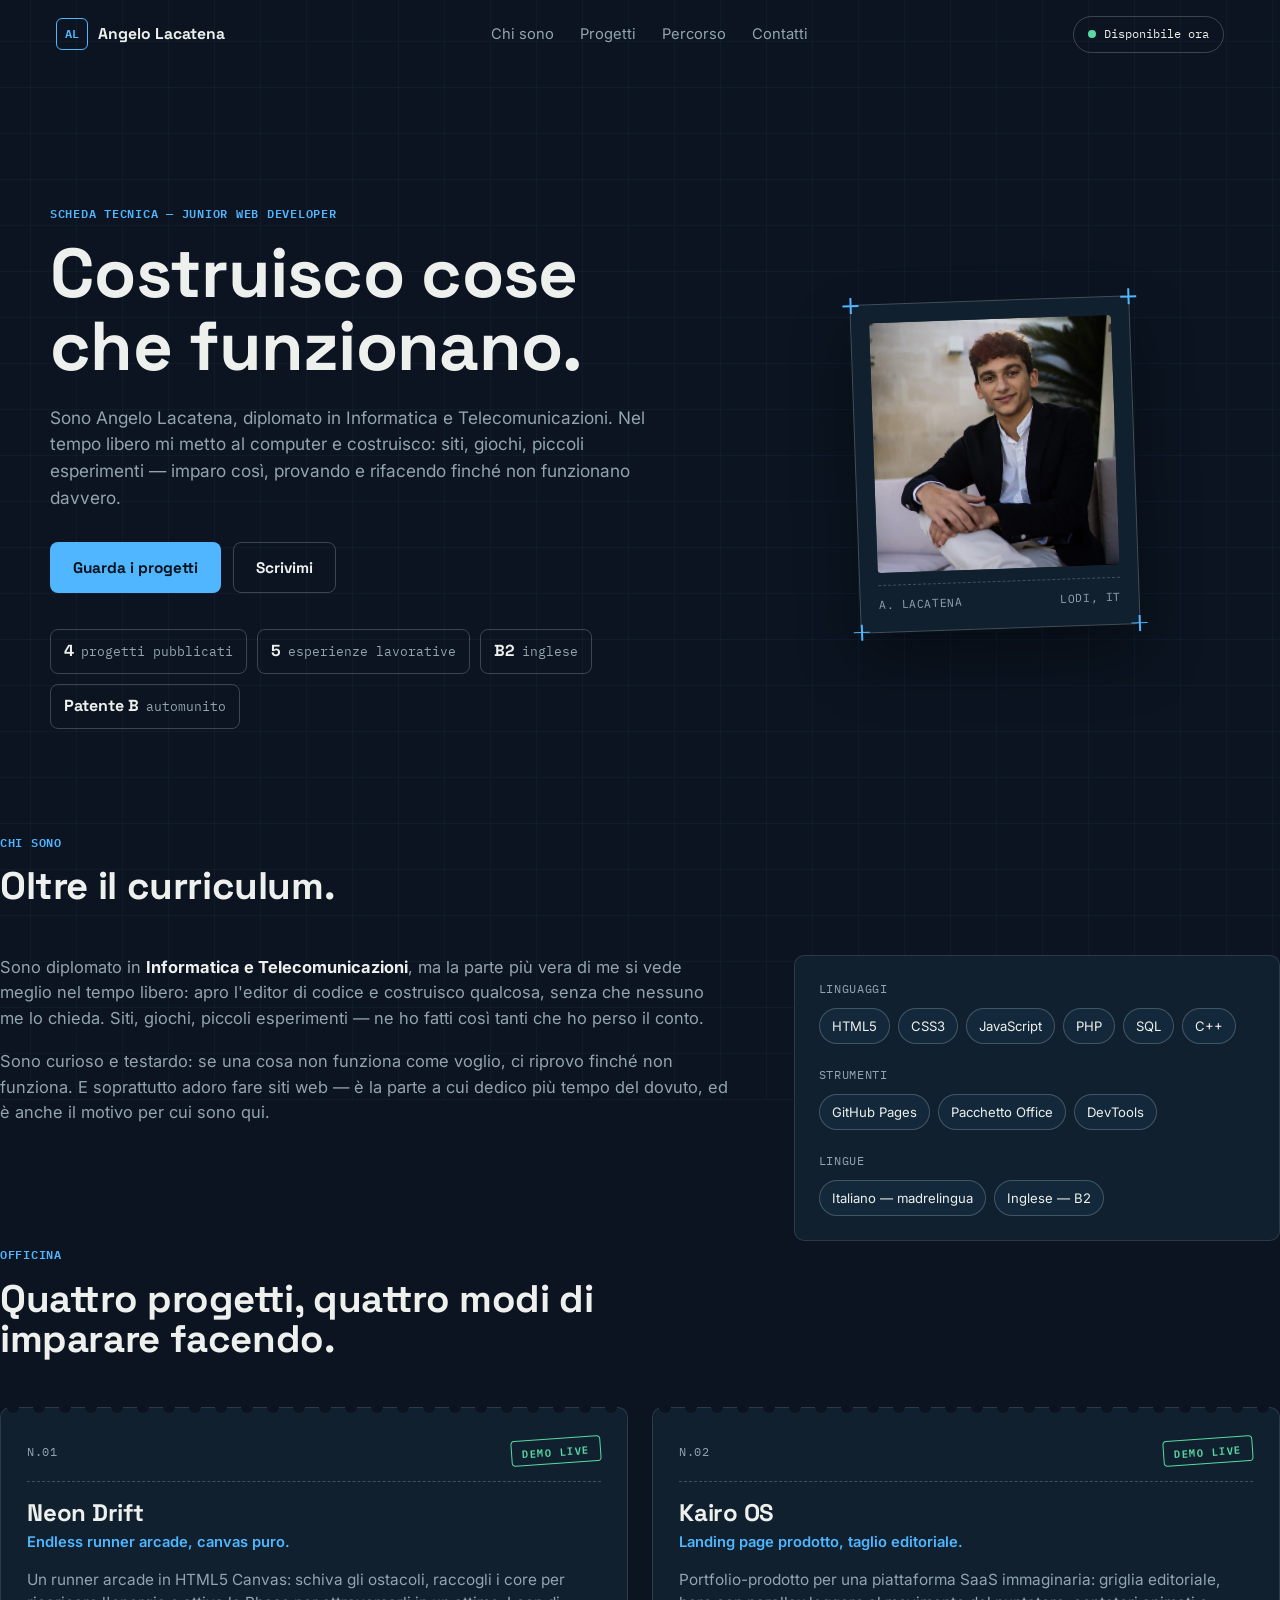
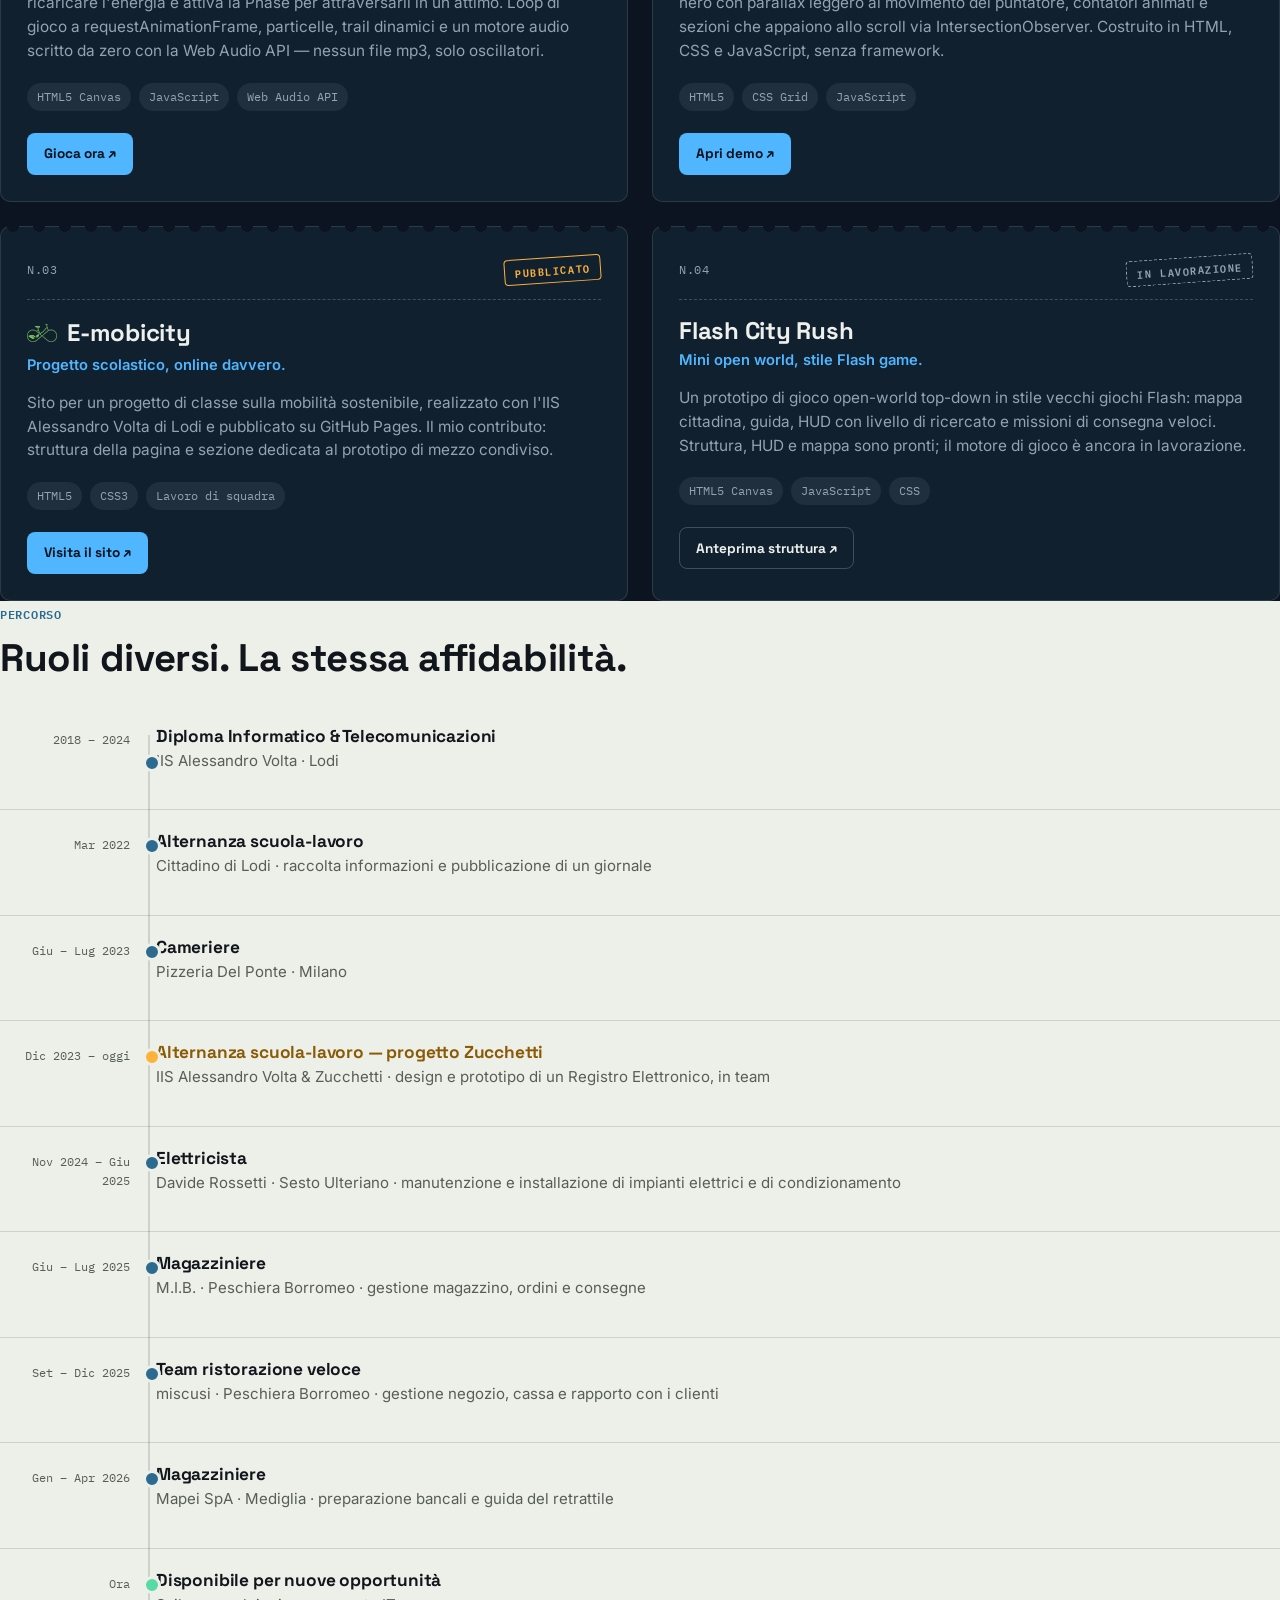
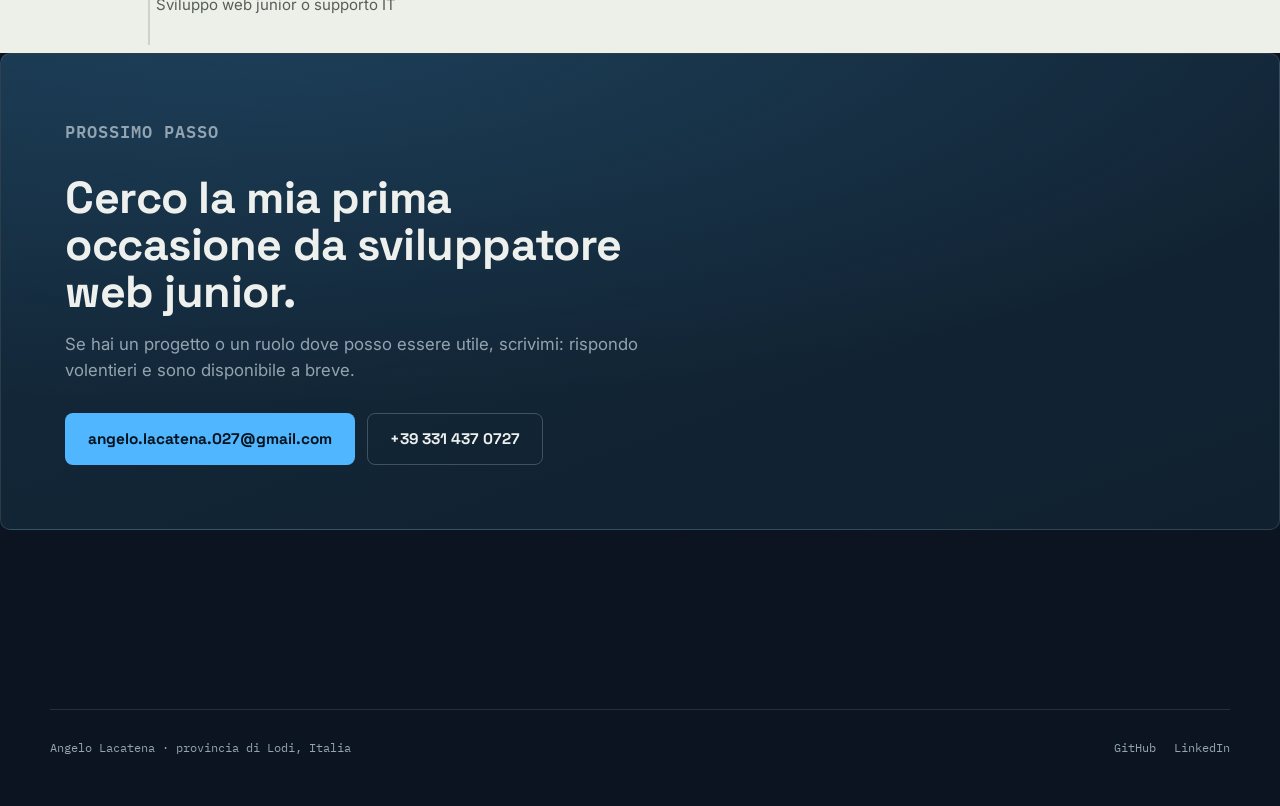
<file: v1/index.html>
<!doctype html>
<html lang="it">
  <head>
    <meta charset="utf-8" />
    <meta name="viewport" content="width=device-width, initial-scale=1" />
    <title>Angelo Lacatena — Junior Web Developer</title>
    <meta
      name="description"
      content="Portfolio di Angelo Lacatena, aspirante sviluppatore web junior: progetti front-end, giochi in HTML5 Canvas e percorso professionale."
    />
    <link rel="icon" type="image/svg+xml" href="assets/favicon.svg" />
    <link rel="preconnect" href="https://fonts.googleapis.com" />
    <link rel="preconnect" href="https://fonts.gstatic.com" crossorigin />
    <link
      href="https://fonts.googleapis.com/css2?family=Space+Grotesk:wght@500;700&family=IBM+Plex+Mono:wght@500;600&family=Inter:wght@400;500;600&display=swap"
      rel="stylesheet"
    />
    <link rel="stylesheet" href="styles.css" />
  </head>
  <body>
    <a class="skip-link" href="#main">Salta al contenuto</a>

    <header class="nav" data-header>
      <a class="nav-brand" href="#top">
        <span class="nav-mark" aria-hidden="true">AL</span>
        <span class="nav-name">Angelo Lacatena</span>
      </a>
      <nav class="nav-links" aria-label="Navigazione principale">
        <a href="#chi-sono">Chi sono</a>
        <a href="#progetti">Progetti</a>
        <a href="#percorso">Percorso</a>
        <a href="#contatti">Contatti</a>
      </nav>
      <a class="nav-status" href="#contatti">
        <span class="dot" aria-hidden="true"></span>
        Disponibile ora
      </a>
    </header>

    <main id="main">
      <section class="hero" id="top">
        <div class="hero-grid">
          <div class="hero-copy">
            <p class="eyebrow reveal-load" style="--d: 0">Scheda tecnica — Junior Web Developer</p>
            <h1 class="reveal-load" style="--d: 1">Costruisco cose che funzionano.</h1>
            <p class="hero-sub reveal-load" style="--d: 2">
              Sono Angelo Lacatena, diplomato in Informatica e Telecomunicazioni.
              Nel tempo libero mi metto al computer e costruisco: siti, giochi,
              piccoli esperimenti &mdash; imparo cos&igrave;, provando e rifacendo
              finch&eacute; non funzionano davvero.
            </p>
            <div class="hero-actions reveal-load" style="--d: 3">
              <a class="btn btn-primary" href="#progetti">Guarda i progetti</a>
              <a class="btn btn-ghost" href="#contatti">Scrivimi</a>
            </div>
            <ul class="hero-facts reveal-load" style="--d: 4">
              <li><strong>4</strong><span>progetti pubblicati</span></li>
              <li><strong>5</strong><span>esperienze lavorative</span></li>
              <li><strong>B2</strong><span>inglese</span></li>
              <li><strong>Patente&nbsp;B</strong><span>automunito</span></li>
            </ul>
          </div>

          <div class="hero-photo reveal-load" style="--d: 2">
            <div class="id-badge">
              <span class="reg-mark corner-tl" aria-hidden="true"></span>
              <span class="reg-mark corner-tr" aria-hidden="true"></span>
              <span class="reg-mark corner-bl" aria-hidden="true"></span>
              <span class="reg-mark corner-br" aria-hidden="true"></span>
              <img src="assets/profile.jpg" alt="Foto di Angelo Lacatena" width="250" height="250" />
              <div class="id-caption">
                <span>A. LACATENA</span>
                <span>LODI, IT</span>
              </div>
            </div>
          </div>
        </div>
      </section>

      <section class="about" id="chi-sono">
        <div class="section-head reveal">
          <p class="eyebrow">Chi sono</p>
          <h2>Oltre il curriculum.</h2>
        </div>
        <div class="about-grid">
          <div class="about-copy reveal">
            <p>
              Sono diplomato in <strong>Informatica e Telecomunicazioni</strong>,
              ma la parte pi&ugrave; vera di me si vede meglio nel tempo libero:
              apro l'editor di codice e costruisco qualcosa, senza che nessuno me
              lo chieda. Siti, giochi, piccoli esperimenti &mdash; ne ho fatti
              cos&igrave; tanti che ho perso il conto.
            </p>
            <p>
              Sono curioso e testardo: se una cosa non funziona come voglio, ci
              riprovo finch&eacute; non funziona. E soprattutto adoro fare siti
              web &mdash; &egrave; la parte a cui dedico pi&ugrave; tempo del
              dovuto, ed &egrave; anche il motivo per cui sono qui.
            </p>
          </div>
          <div class="toolbox reveal">
            <div class="tool-group">
              <p class="tool-label">Linguaggi</p>
              <div class="tool-tags">
                <span>HTML5</span>
                <span>CSS3</span>
                <span>JavaScript</span>
                <span>PHP</span>
                <span>SQL</span>
                <span>C++</span>
              </div>
            </div>
            <div class="tool-group">
              <p class="tool-label">Strumenti</p>
              <div class="tool-tags">
                <span>GitHub Pages</span>
                <span>Pacchetto Office</span>
                <span>DevTools</span>
              </div>
            </div>
            <div class="tool-group">
              <p class="tool-label">Lingue</p>
              <div class="tool-tags">
                <span>Italiano — madrelingua</span>
                <span>Inglese — B2</span>
              </div>
            </div>
          </div>
        </div>
      </section>

      <section class="projects" id="progetti">
        <div class="section-head reveal">
          <p class="eyebrow">Officina</p>
          <h2>Quattro progetti, quattro modi di imparare facendo.</h2>
        </div>

        <div class="ticket-grid">
          <article class="ticket reveal">
            <div class="ticket-top">
              <span class="ticket-no">N.01</span>
              <span class="stamp stamp-live">Demo live</span>
            </div>
            <h3>Neon Drift</h3>
            <p class="ticket-tagline">Endless runner arcade, canvas puro.</p>
            <p class="ticket-copy">
              Un runner arcade in HTML5 Canvas: schiva gli ostacoli, raccogli i core
              per ricaricare l'energia e attiva la Phase per attraversarli in un
              attimo. Loop di gioco a requestAnimationFrame, particelle, trail
              dinamici e un motore audio scritto da zero con la Web Audio API &mdash;
              nessun file mp3, solo oscillatori.
            </p>
            <div class="tags">
              <span>HTML5 Canvas</span>
              <span>JavaScript</span>
              <span>Web Audio API</span>
            </div>
            <div class="ticket-actions">
              <a class="btn btn-primary btn-sm" href="projects/neon-drift/index.html" target="_blank" rel="noopener">
                Gioca ora &nearr;
              </a>
            </div>
          </article>

          <article class="ticket reveal">
            <div class="ticket-top">
              <span class="ticket-no">N.02</span>
              <span class="stamp stamp-live">Demo live</span>
            </div>
            <h3>Kairo OS</h3>
            <p class="ticket-tagline">Landing page prodotto, taglio editoriale.</p>
            <p class="ticket-copy">
              Portfolio-prodotto per una piattaforma SaaS immaginaria: griglia
              editoriale, hero con parallax leggero al movimento del puntatore,
              contatori animati e sezioni che appaiono allo scroll via
              IntersectionObserver. Costruito in HTML, CSS e JavaScript, senza
              framework.
            </p>
            <div class="tags">
              <span>HTML5</span>
              <span>CSS Grid</span>
              <span>JavaScript</span>
            </div>
            <div class="ticket-actions">
              <a class="btn btn-primary btn-sm" href="projects/kairo-os/index.html" target="_blank" rel="noopener">
                Apri demo &nearr;
              </a>
            </div>
          </article>

          <article class="ticket reveal">
            <div class="ticket-top">
              <span class="ticket-no">N.03</span>
              <span class="stamp stamp-published">Pubblicato</span>
            </div>
            <h3 class="ticket-title-with-logo">
              <img src="assets/emobicity-logo.png" alt="" class="ticket-logo" />
              E-mobicity
            </h3>
            <p class="ticket-tagline">Progetto scolastico, online davvero.</p>
            <p class="ticket-copy">
              Sito per un progetto di classe sulla mobilit&agrave; sostenibile,
              realizzato con l'IIS Alessandro Volta di Lodi e pubblicato su GitHub
              Pages. Il mio contributo: struttura della pagina e sezione dedicata al
              prototipo di mezzo condiviso.
            </p>
            <div class="tags">
              <span>HTML5</span>
              <span>CSS3</span>
              <span>Lavoro di squadra</span>
            </div>
            <div class="ticket-actions">
              <a class="btn btn-primary btn-sm" href="https://emobicity.github.io/" target="_blank" rel="noopener">
                Visita il sito &nearr;
              </a>
            </div>
          </article>

          <article class="ticket ticket-wip reveal">
            <div class="ticket-top">
              <span class="ticket-no">N.04</span>
              <span class="stamp stamp-wip">In lavorazione</span>
            </div>
            <h3>Flash City Rush</h3>
            <p class="ticket-tagline">Mini open world, stile Flash game.</p>
            <p class="ticket-copy">
              Un prototipo di gioco open-world top-down in stile vecchi giochi
              Flash: mappa cittadina, guida, HUD con livello di ricercato e missioni
              di consegna veloci. Struttura, HUD e mappa sono pronti; il motore di
              gioco &egrave; ancora in lavorazione.
            </p>
            <div class="tags">
              <span>HTML5 Canvas</span>
              <span>JavaScript</span>
              <span>CSS</span>
            </div>
            <div class="ticket-actions">
              <a class="btn btn-ghost btn-sm" href="projects/flash-city-rush/index.html" target="_blank" rel="noopener">
                Anteprima struttura &nearr;
              </a>
            </div>
          </article>
        </div>
      </section>

      <section class="timeline" id="percorso">
        <div class="section-head reveal">
          <p class="eyebrow">Percorso</p>
          <h2>Ruoli diversi. La stessa affidabilit&agrave;.</h2>
        </div>

        <ol class="rail">
          <li class="rail-item reveal">
            <span class="rail-date">2018 &ndash; 2024</span>
            <div class="rail-body">
              <h3>Diploma Informatico &amp; Telecomunicazioni</h3>
              <p>IIS Alessandro Volta &middot; Lodi</p>
            </div>
          </li>
          <li class="rail-item reveal">
            <span class="rail-date">Mar 2022</span>
            <div class="rail-body">
              <h3>Alternanza scuola-lavoro</h3>
              <p>Cittadino di Lodi &middot; raccolta informazioni e pubblicazione di un giornale</p>
            </div>
          </li>
          <li class="rail-item reveal">
            <span class="rail-date">Giu &ndash; Lug 2023</span>
            <div class="rail-body">
              <h3>Cameriere</h3>
              <p>Pizzeria Del Ponte &middot; Milano</p>
            </div>
          </li>
          <li class="rail-item rail-item-highlight reveal">
            <span class="rail-date">Dic 2023 &ndash; oggi</span>
            <div class="rail-body">
              <h3>Alternanza scuola-lavoro &mdash; progetto Zucchetti</h3>
              <p>IIS Alessandro Volta &amp; Zucchetti &middot; design e prototipo di un Registro Elettronico, in team</p>
            </div>
          </li>
          <li class="rail-item reveal">
            <span class="rail-date">Nov 2024 &ndash; Giu 2025</span>
            <div class="rail-body">
              <h3>Elettricista</h3>
              <p>Davide Rossetti &middot; Sesto Ulteriano &middot; manutenzione e installazione di impianti elettrici e di condizionamento</p>
            </div>
          </li>
          <li class="rail-item reveal">
            <span class="rail-date">Giu &ndash; Lug 2025</span>
            <div class="rail-body">
              <h3>Magazziniere</h3>
              <p>M.I.B. &middot; Peschiera Borromeo &middot; gestione magazzino, ordini e consegne</p>
            </div>
          </li>
          <li class="rail-item reveal">
            <span class="rail-date">Set &ndash; Dic 2025</span>
            <div class="rail-body">
              <h3>Team ristorazione veloce</h3>
              <p>miscusi &middot; Peschiera Borromeo &middot; gestione negozio, cassa e rapporto con i clienti</p>
            </div>
          </li>
          <li class="rail-item reveal">
            <span class="rail-date">Gen &ndash; Apr 2026</span>
            <div class="rail-body">
              <h3>Magazziniere</h3>
              <p>Mapei SpA &middot; Mediglia &middot; preparazione bancali e guida del retrattile</p>
            </div>
          </li>
          <li class="rail-item rail-item-open reveal">
            <span class="rail-date">Ora</span>
            <div class="rail-body">
              <h3>Disponibile per nuove opportunit&agrave;</h3>
              <p>Sviluppo web junior o supporto IT</p>
            </div>
          </li>
        </ol>
      </section>

      <section class="contact" id="contatti">
        <div class="contact-panel reveal">
          <p class="eyebrow">Prossimo passo</p>
          <h2>Cerco la mia prima occasione da sviluppatore web junior.</h2>
          <p>
            Se hai un progetto o un ruolo dove posso essere utile, scrivimi: rispondo
            volentieri e sono disponibile a breve.
          </p>
          <div class="contact-actions">
            <a class="btn btn-primary" href="mailto:angelo.lacatena.027@gmail.com">
              angelo.lacatena.027@gmail.com
            </a>
            <a class="btn btn-ghost" href="tel:+393314370727">+39 331 437 0727</a>
          </div>
        </div>
      </section>
    </main>

    <footer class="site-footer">
      <span>Angelo Lacatena &middot; provincia di Lodi, Italia</span>
      <div class="footer-links">
        <a href="https://github.com/TUO-USERNAME" target="_blank" rel="noopener">GitHub</a>
        <a href="https://www.linkedin.com/in/TUO-PROFILO" target="_blank" rel="noopener">LinkedIn</a>
      </div>
    </footer>

    <script src="script.js"></script>
  </body>
</html>
</file>
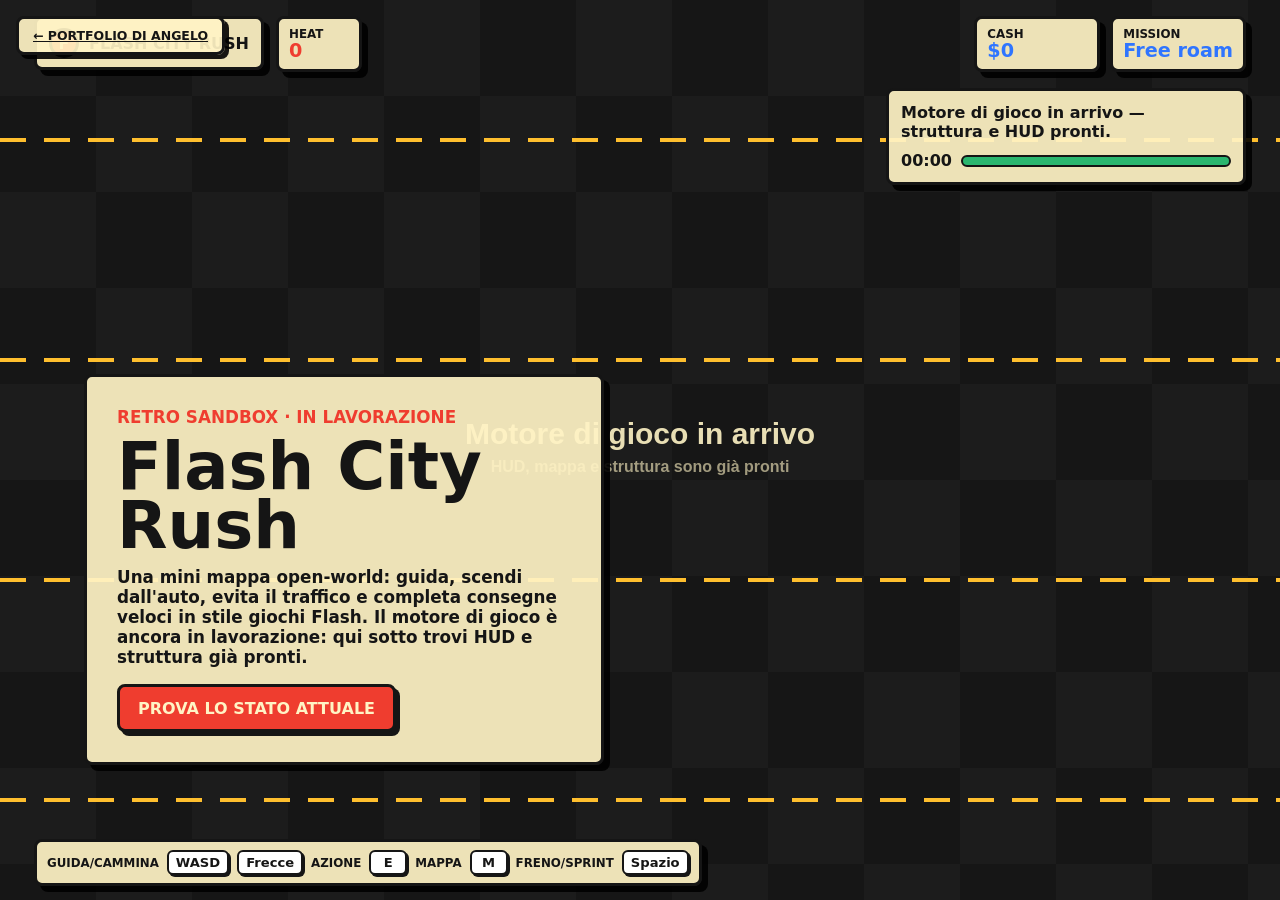
<file: projects/flash-city-rush/index.html>
<!doctype html>
<html lang="it">
  <head>
    <meta charset="utf-8" />
    <meta name="viewport" content="width=device-width, initial-scale=1" />
    <title>Flash City Rush | Progetto di Angelo Lacatena (in lavorazione)</title>
    <meta
      name="description"
      content="Mini gioco open-world top-down stile vecchi giochi Flash, con mappa cittadina, guida, traffico e missioni. Progetto in lavorazione di Angelo Lacatena."
    />
    <link rel="stylesheet" href="styles.css" />
  
  <!-- ══ SEO / INDICIZZAZIONE ══ -->
  <meta name="robots" content="index, follow, max-image-preview:large, max-snippet:-1" />
  <link rel="canonical" href="https://lacatenaangelo.it/projects/flash-city-rush/" />
  <meta property="og:type" content="website" />
  <meta property="og:site_name" content="Angelo Lacatena" />
  <meta property="og:locale" content="it_IT" />
  <meta property="og:url" content="https://lacatenaangelo.it/projects/flash-city-rush/" />
  <meta property="og:title" content="Flash City Rush | Progetto di Angelo Lacatena" />
  <meta property="og:description" content="Mini gioco open-world top-down stile vecchi giochi Flash, con mappa cittadina, guida, traffico e missioni. Progetto in lavorazione di Angelo Lacatena." />
  <meta property="og:image" content="https://lacatenaangelo.it/assets/covers/flash-city-rush.jpg" />
  <meta name="twitter:card" content="summary_large_image" />
  <meta name="twitter:title" content="Flash City Rush | Progetto di Angelo Lacatena" />
  <meta name="twitter:description" content="Mini gioco open-world top-down stile vecchi giochi Flash, con mappa cittadina, guida, traffico e missioni. Progetto in lavorazione di Angelo Lacatena." />
  <meta name="twitter:image" content="https://lacatenaangelo.it/assets/covers/flash-city-rush.jpg" />
</head>
  <body>
    <a class="back-pill" href="../../index.html">&larr; Portfolio di Angelo</a>

    <main class="game-shell" aria-label="Flash City Rush">
      <canvas id="game" aria-label="Mappa giocabile di Flash City Rush"></canvas>

      <header class="hud">
        <div class="brand">
          <span class="brand-badge" aria-hidden="true">F</span>
          <span>Flash City Rush</span>
        </div>

        <div class="wanted" id="wanted">
          <span>Heat</span>
          <strong id="heatText">0</strong>
        </div>

        <div class="stats">
          <div>
            <span>Cash</span>
            <strong id="cashText">$0</strong>
          </div>
          <div>
            <span>Mission</span>
            <strong id="missionText">Free roam</strong>
          </div>
        </div>
      </header>

      <aside class="brief" id="brief">
        <p class="eyebrow">Retro sandbox &middot; in lavorazione</p>
        <h1>Flash City Rush</h1>
        <p>
          Una mini mappa open-world: guida, scendi dall'auto, evita il traffico
          e completa consegne veloci in stile giochi Flash. Il motore di gioco
          &egrave; ancora in lavorazione: qui sotto trovi HUD e struttura gi&agrave; pronti.
        </p>
        <button id="startButton" type="button">Prova lo stato attuale</button>
      </aside>

      <aside class="mission-panel">
        <p id="objectiveText">Motore di gioco in arrivo &mdash; struttura e HUD pronti.</p>
        <div class="meter">
          <span id="timerText">00:00</span>
          <i id="timerBar"></i>
        </div>
      </aside>

      <section class="big-map" id="bigMap" aria-label="Mappa completa">
        <canvas id="mapCanvas" aria-label="Mappa completa"></canvas>
      </section>

      <footer class="controls">
        <span>Guida/cammina</span>
        <kbd>WASD</kbd>
        <kbd>Frecce</kbd>
        <span>Azione</span>
        <kbd>E</kbd>
        <span>Mappa</span>
        <kbd>M</kbd>
        <span>Freno/sprint</span>
        <kbd>Spazio</kbd>
      </footer>

      <div class="touch-controls" aria-label="Comandi touch">
        <button data-touch="up" type="button">Up</button>
        <button data-touch="left" type="button">Left</button>
        <button data-touch="right" type="button">Right</button>
        <button data-touch="down" type="button">Down</button>
        <button data-touch="action" type="button">E</button>
      </div>
    </main>

    <script src="game.js"></script>
  </body>
</html>
</file>
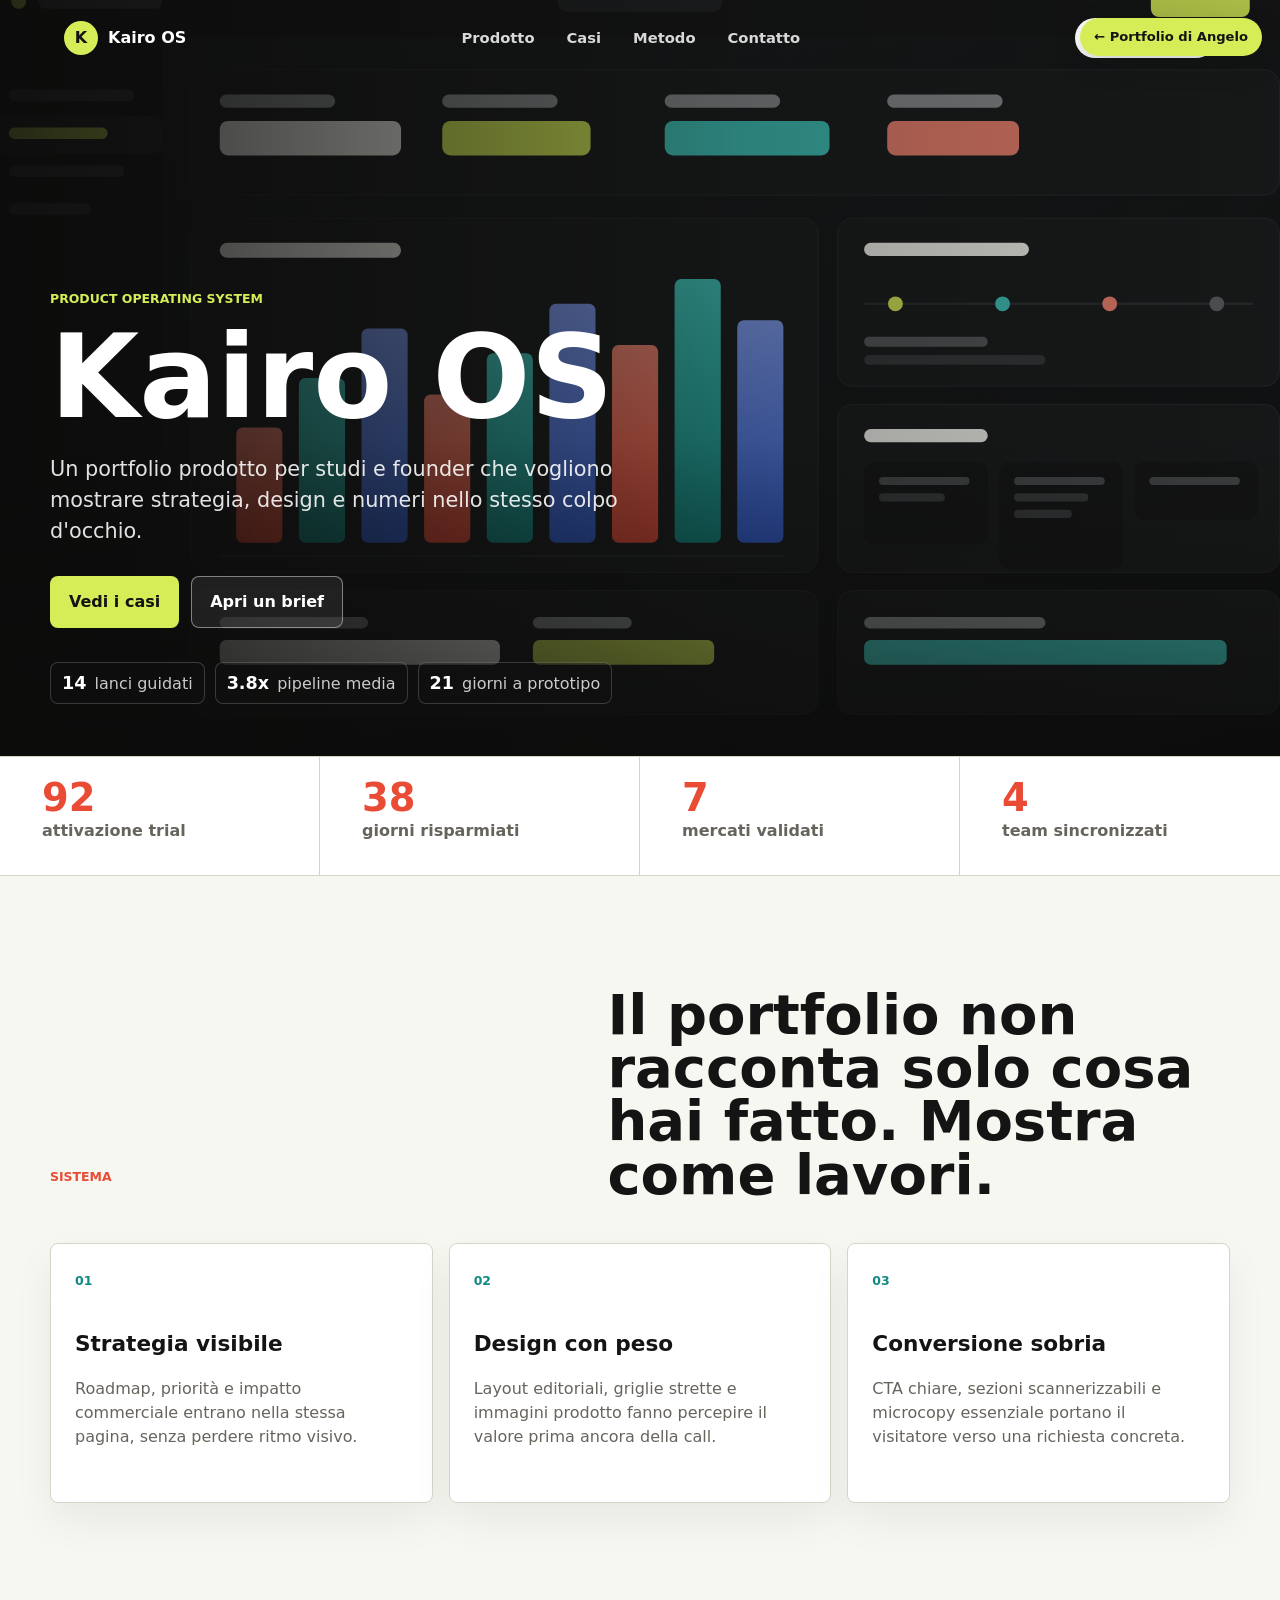
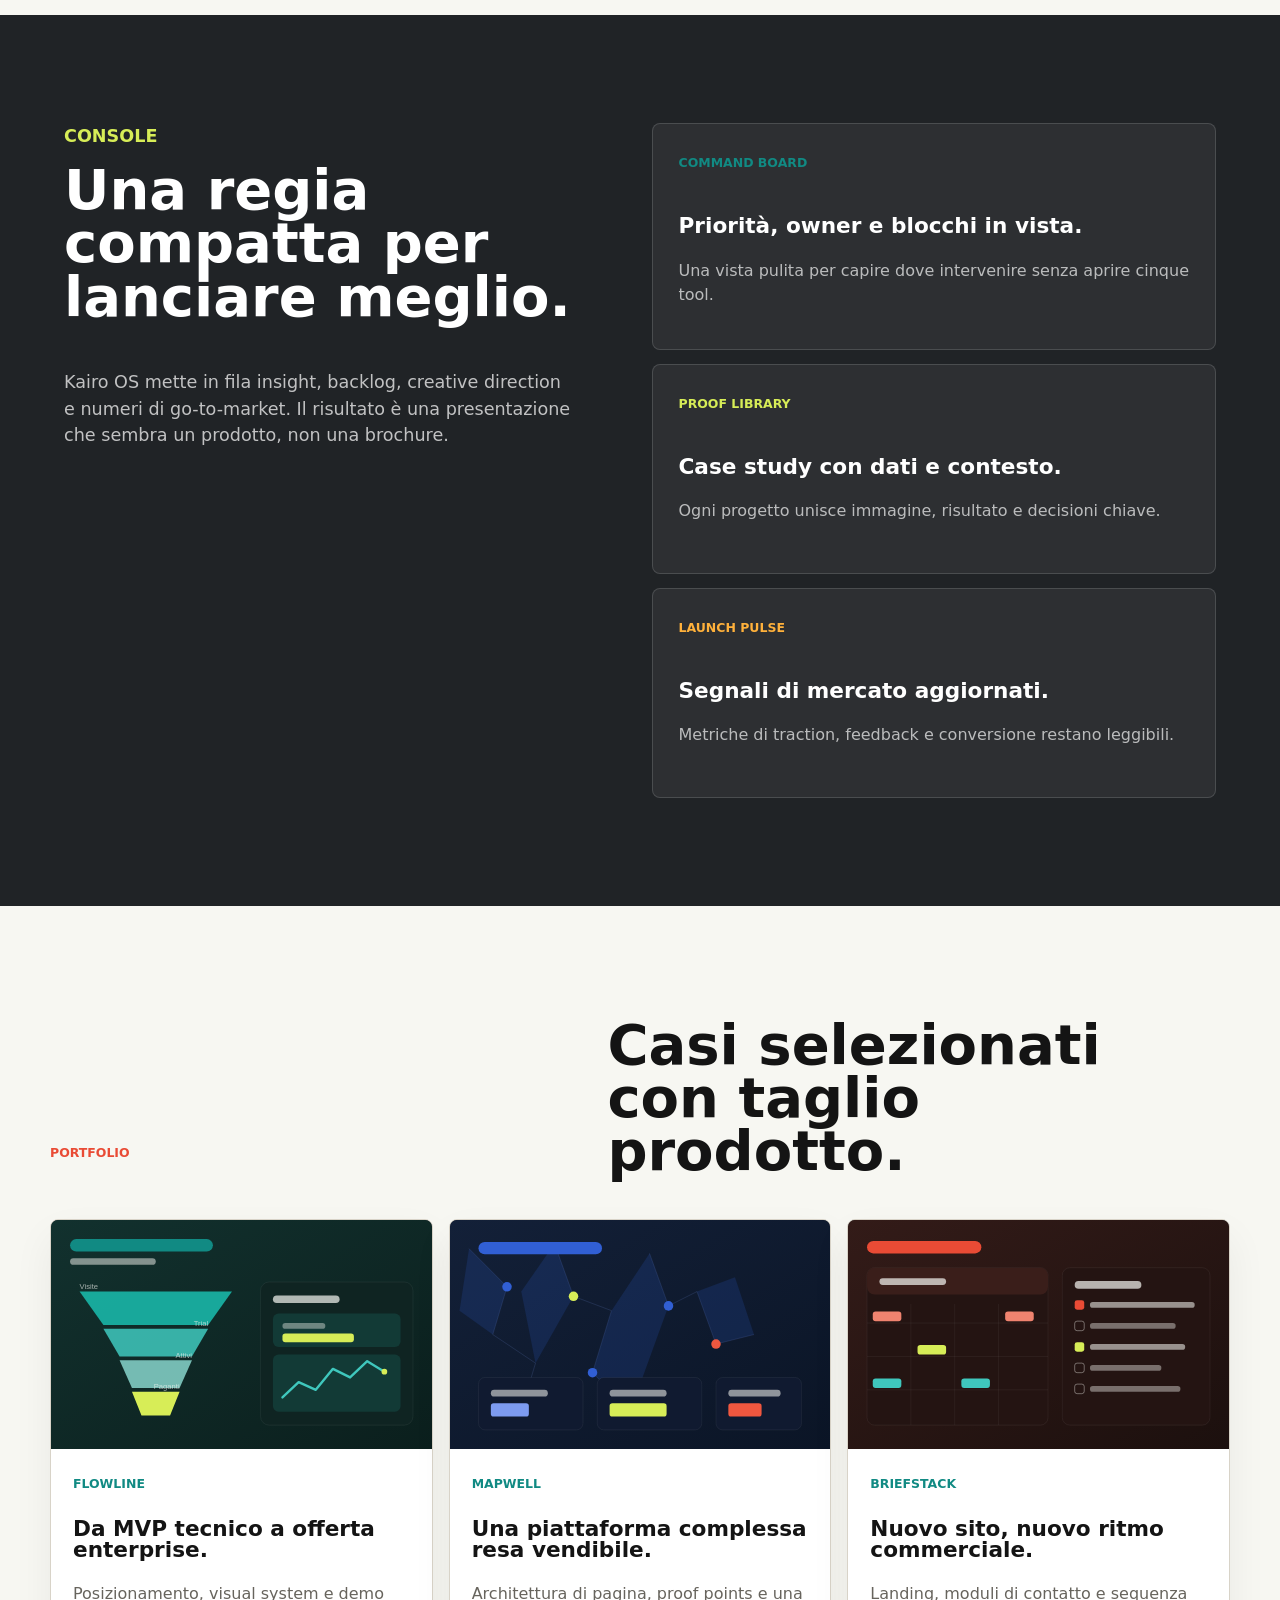
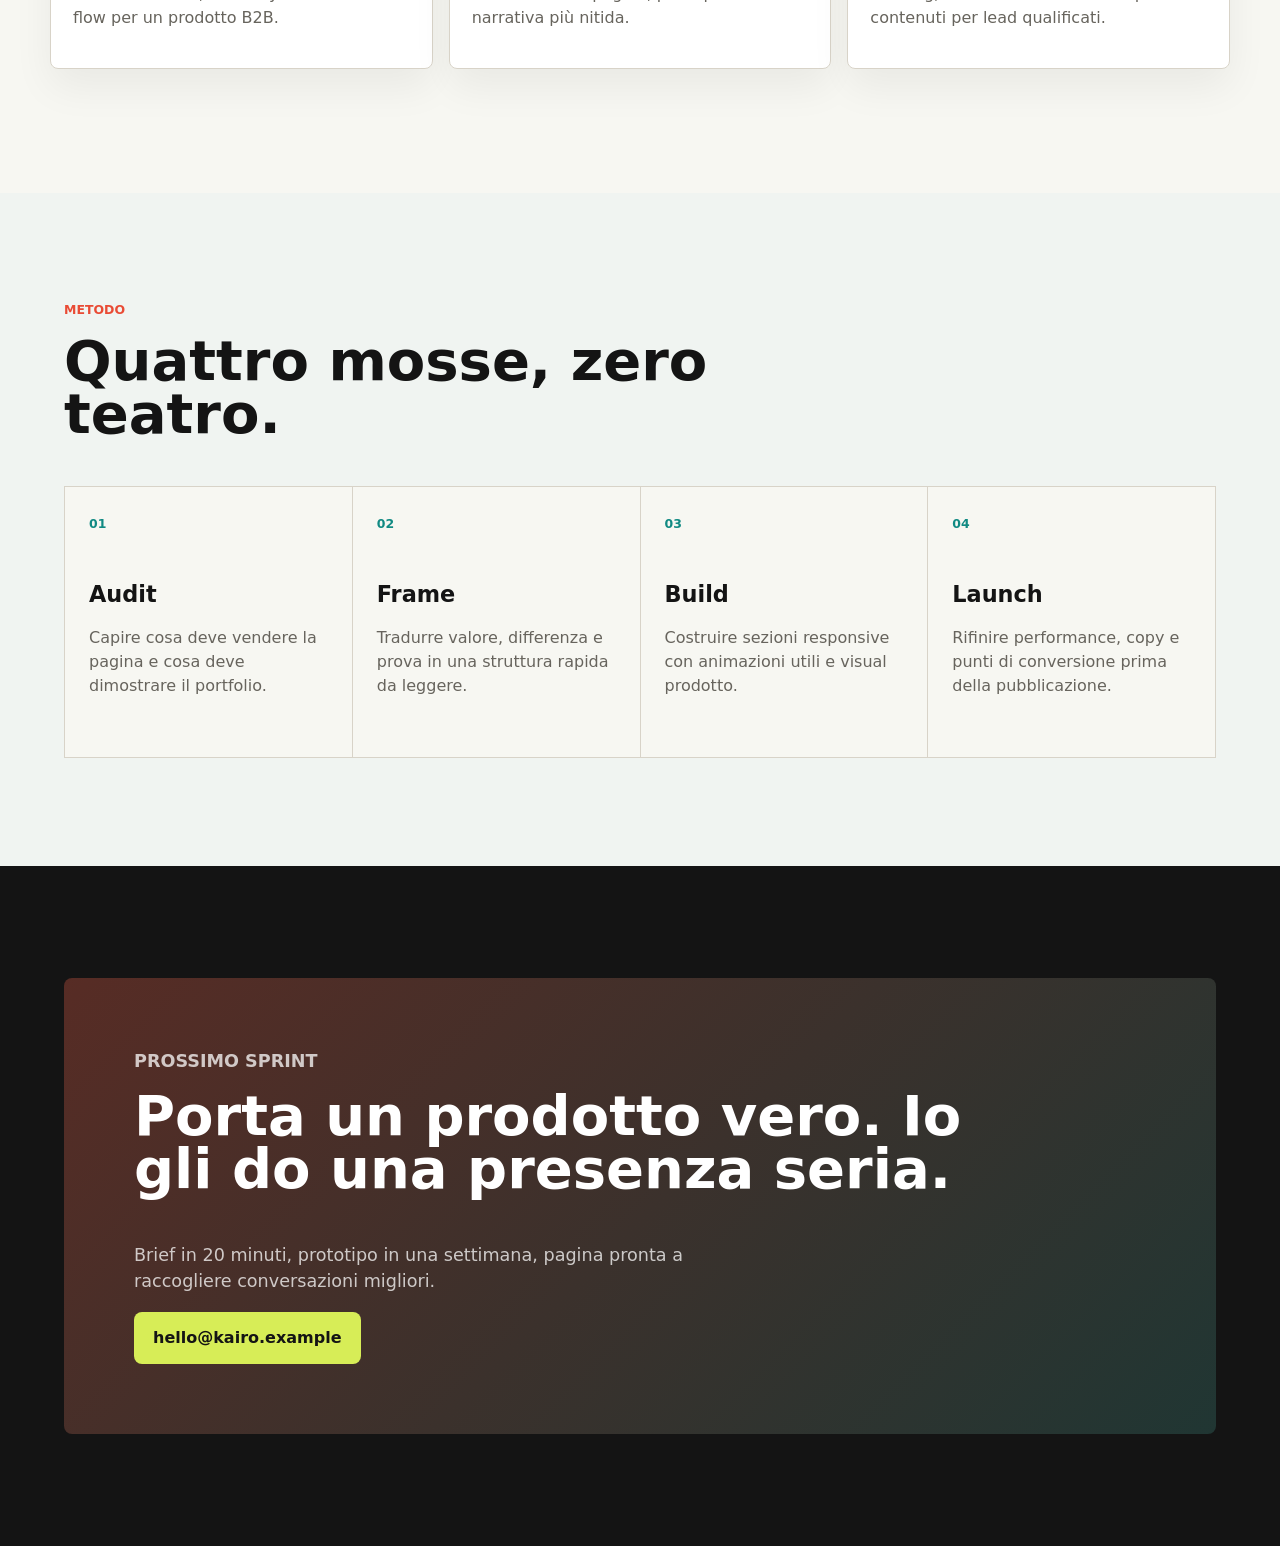
<file: projects/kairo-os/index.html>
<!doctype html>
<html lang="it">
  <head>
    <meta charset="utf-8" />
    <meta name="viewport" content="width=device-width, initial-scale=1" />
    <title>Kairo OS | Progetto di Angelo Lacatena</title>
    <meta
      name="description"
      content="Portfolio/prodotto per Kairo OS: una piattaforma operativa per team che lanciano prodotti digitali ad alta intensit&agrave;. Progetto di Angelo Lacatena."
    />
    <link rel="preload" as="image" href="assets/kairo-product.svg" />
    <link rel="stylesheet" href="styles.css" />
  
  <!-- ══ SEO / INDICIZZAZIONE ══ -->
  <meta name="robots" content="index, follow, max-image-preview:large, max-snippet:-1" />
  <link rel="canonical" href="https://lacatenaangelo.it/projects/kairo-os/" />
  <meta property="og:type" content="website" />
  <meta property="og:site_name" content="Angelo Lacatena" />
  <meta property="og:locale" content="it_IT" />
  <meta property="og:url" content="https://lacatenaangelo.it/projects/kairo-os/" />
  <meta property="og:title" content="Kairo OS | Progetto di Angelo Lacatena" />
  <meta property="og:description" content="Portfolio/prodotto per Kairo OS: una piattaforma operativa per team che lanciano prodotti digitali ad alta intensità. Progetto di Angelo Lacatena." />
  <meta property="og:image" content="https://lacatenaangelo.it/assets/covers/kairo-os.jpg" />
  <meta name="twitter:card" content="summary_large_image" />
  <meta name="twitter:title" content="Kairo OS | Progetto di Angelo Lacatena" />
  <meta name="twitter:description" content="Portfolio/prodotto per Kairo OS: una piattaforma operativa per team che lanciano prodotti digitali ad alta intensità. Progetto di Angelo Lacatena." />
  <meta name="twitter:image" content="https://lacatenaangelo.it/assets/covers/kairo-os.jpg" />
</head>
  <body>
    <a class="skip-link" href="#main">Salta al contenuto</a>

    <a class="back-pill" href="../../index.html">&larr; Portfolio di Angelo</a>

    <header class="site-header" data-header>
      <a class="brand" href="#top" aria-label="Kairo OS home">
        <span class="brand-mark" aria-hidden="true">K</span>
        <span>Kairo OS</span>
      </a>
      <nav class="site-nav" aria-label="Navigazione principale">
        <a href="#prodotto">Prodotto</a>
        <a href="#casi">Casi</a>
        <a href="#metodo">Metodo</a>
        <a href="#contatto">Contatto</a>
      </nav>
      <a class="header-action" href="#contatto">Prenota demo</a>
    </header>

    <section class="hero" id="top" aria-labelledby="hero-title">
      <img
        class="hero-media"
        src="assets/kairo-product.svg"
        alt="Interfaccia Kairo OS con dashboard operative, timeline e moduli di lancio prodotto."
      />
      <div class="hero-shade" aria-hidden="true"></div>
      <div class="hero-content">
        <p class="eyebrow reveal">Product operating system</p>
        <h1 id="hero-title" class="reveal">Kairo OS</h1>
        <p class="hero-copy reveal">
          Un portfolio prodotto per studi e founder che vogliono mostrare strategia,
          design e numeri nello stesso colpo d'occhio.
        </p>
        <div class="hero-actions reveal" aria-label="Azioni principali">
          <a class="button button-primary" href="#casi">Vedi i casi</a>
          <a class="button button-secondary" href="#contatto">Apri un brief</a>
        </div>
        <div class="hero-facts reveal" aria-label="Risultati chiave">
          <span><strong>14</strong> lanci guidati</span>
          <span><strong>3.8x</strong> pipeline media</span>
          <span><strong>21</strong> giorni a prototipo</span>
        </div>
      </div>
    </section>

    <main id="main">
      <section class="signal-strip" aria-label="Numeri di sintesi">
        <div>
          <span class="metric" data-count="92">92</span>
          <span>attivazione trial</span>
        </div>
        <div>
          <span class="metric" data-count="38">38</span>
          <span>giorni risparmiati</span>
        </div>
        <div>
          <span class="metric" data-count="7">7</span>
          <span>mercati validati</span>
        </div>
        <div>
          <span class="metric" data-count="4">4</span>
          <span>team sincronizzati</span>
        </div>
      </section>

      <section class="section intro-section" id="prodotto">
        <div class="section-head reveal">
          <p class="eyebrow">Sistema</p>
          <h2>Il portfolio non racconta solo cosa hai fatto. Mostra come lavori.</h2>
        </div>
        <div class="proof-grid">
          <article class="proof-card reveal">
            <span class="proof-index">01</span>
            <h3>Strategia visibile</h3>
            <p>
              Roadmap, priorit&agrave; e impatto commerciale entrano nella stessa
              pagina, senza perdere ritmo visivo.
            </p>
          </article>
          <article class="proof-card reveal">
            <span class="proof-index">02</span>
            <h3>Design con peso</h3>
            <p>
              Layout editoriali, griglie strette e immagini prodotto fanno
              percepire il valore prima ancora della call.
            </p>
          </article>
          <article class="proof-card reveal">
            <span class="proof-index">03</span>
            <h3>Conversione sobria</h3>
            <p>
              CTA chiare, sezioni scannerizzabili e microcopy essenziale
              portano il visitatore verso una richiesta concreta.
            </p>
          </article>
        </div>
      </section>

      <section class="product-band">
        <div class="product-copy reveal">
          <p class="eyebrow">Console</p>
          <h2>Una regia compatta per lanciare meglio.</h2>
          <p>
            Kairo OS mette in fila insight, backlog, creative direction e
            numeri di go-to-market. Il risultato &egrave; una presentazione che sembra
            un prodotto, non una brochure.
          </p>
        </div>
        <div class="module-list" aria-label="Moduli prodotto">
          <article class="module-card reveal">
            <span>Command board</span>
            <h3>Priorit&agrave;, owner e blocchi in vista.</h3>
            <p>Una vista pulita per capire dove intervenire senza aprire cinque tool.</p>
          </article>
          <article class="module-card reveal">
            <span>Proof library</span>
            <h3>Case study con dati e contesto.</h3>
            <p>Ogni progetto unisce immagine, risultato e decisioni chiave.</p>
          </article>
          <article class="module-card reveal">
            <span>Launch pulse</span>
            <h3>Segnali di mercato aggiornati.</h3>
            <p>Metriche di traction, feedback e conversione restano leggibili.</p>
          </article>
        </div>
      </section>

      <section class="section work-section" id="casi">
        <div class="section-head reveal">
          <p class="eyebrow">Portfolio</p>
          <h2>Casi selezionati con taglio prodotto.</h2>
        </div>
        <div class="work-grid">
          <article class="work-card reveal">
            <img src="assets/case-flow.svg" alt="Anteprima del caso Flowline con funnel e dashboard." />
            <div>
              <span>Flowline</span>
              <h3>Da MVP tecnico a offerta enterprise.</h3>
              <p>Posizionamento, visual system e demo flow per un prodotto B2B.</p>
            </div>
          </article>
          <article class="work-card reveal">
            <img src="assets/case-map.svg" alt="Anteprima del caso Mapwell con moduli geografici e KPI." />
            <div>
              <span>Mapwell</span>
              <h3>Una piattaforma complessa resa vendibile.</h3>
              <p>Architettura di pagina, proof points e una narrativa pi&ugrave; nitida.</p>
            </div>
          </article>
          <article class="work-card reveal">
            <img src="assets/case-brief.svg" alt="Anteprima del caso Briefstack con calendario lanci e task." />
            <div>
              <span>Briefstack</span>
              <h3>Nuovo sito, nuovo ritmo commerciale.</h3>
              <p>Landing, moduli di contatto e sequenza contenuti per lead qualificati.</p>
            </div>
          </article>
        </div>
      </section>

      <section class="method-section" id="metodo">
        <div class="method-head reveal">
          <p class="eyebrow">Metodo</p>
          <h2>Quattro mosse, zero teatro.</h2>
        </div>
        <ol class="method-list">
          <li class="reveal">
            <span>01</span>
            <strong>Audit</strong>
            <p>Capire cosa deve vendere la pagina e cosa deve dimostrare il portfolio.</p>
          </li>
          <li class="reveal">
            <span>02</span>
            <strong>Frame</strong>
            <p>Tradurre valore, differenza e prova in una struttura rapida da leggere.</p>
          </li>
          <li class="reveal">
            <span>03</span>
            <strong>Build</strong>
            <p>Costruire sezioni responsive con animazioni utili e visual prodotto.</p>
          </li>
          <li class="reveal">
            <span>04</span>
            <strong>Launch</strong>
            <p>Rifinire performance, copy e punti di conversione prima della pubblicazione.</p>
          </li>
        </ol>
      </section>

      <section class="contact-section" id="contatto">
        <div class="contact-panel reveal">
          <p class="eyebrow">Prossimo sprint</p>
          <h2>Porta un prodotto vero. Io gli do una presenza seria.</h2>
          <p>
            Brief in 20 minuti, prototipo in una settimana, pagina pronta a
            raccogliere conversazioni migliori.
          </p>
          <a class="button button-primary" href="mailto:hello@kairo.example">hello@kairo.example</a>
        </div>
      </section>
    </main>

    <script src="script.js"></script>
  </body>
</html>
</file>
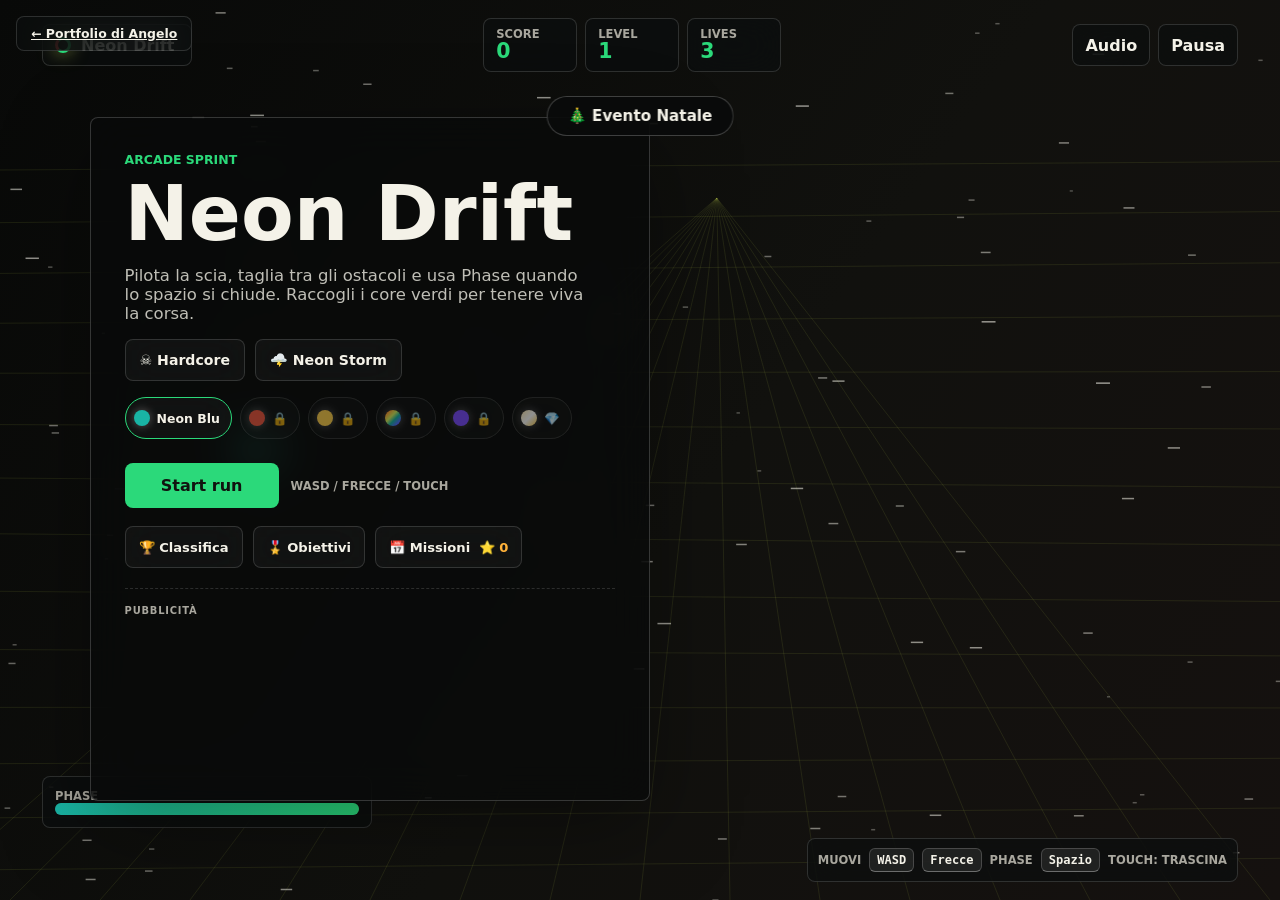
<file: projects/neon-drift/index.html>
<!doctype html>
<html lang="it">
  <head>
    <meta charset="utf-8" />
    <meta name="viewport" content="width=device-width, initial-scale=1" />
    <title>Neon Drift | Progetto di Angelo Lacatena</title>
    <meta
      name="description"
      content="Neon Drift: mini-gioco arcade browser con skin sbloccabili, achievement, missioni giornaliere, modalità Hardcore e Neon Storm. Progetto di Angelo Lacatena."
    />
    <link rel="stylesheet" href="styles.css" />
    <script async src="https://pagead2.googlesyndication.com/pagead/js/adsbygoogle.js?client=ca-pub-4962338915499670" crossorigin="anonymous"></script>
  
  <!-- ══ SEO / INDICIZZAZIONE ══ -->
  <meta name="robots" content="index, follow, max-image-preview:large, max-snippet:-1" />
  <link rel="canonical" href="https://lacatenaangelo.it/projects/neon-drift/" />
  <meta property="og:type" content="website" />
  <meta property="og:site_name" content="Angelo Lacatena" />
  <meta property="og:locale" content="it_IT" />
  <meta property="og:url" content="https://lacatenaangelo.it/projects/neon-drift/" />
  <meta property="og:title" content="Neon Drift | Progetto di Angelo Lacatena" />
  <meta property="og:description" content="Neon Drift: mini-gioco arcade browser con skin sbloccabili, achievement, missioni giornaliere, modalità Hardcore e Neon Storm. Progetto di Angelo Lacatena." />
  <meta property="og:image" content="https://lacatenaangelo.it/assets/covers/neon-drift.jpg" />
  <meta name="twitter:card" content="summary_large_image" />
  <meta name="twitter:title" content="Neon Drift | Progetto di Angelo Lacatena" />
  <meta name="twitter:description" content="Neon Drift: mini-gioco arcade browser con skin sbloccabili, achievement, missioni giornaliere, modalità Hardcore e Neon Storm. Progetto di Angelo Lacatena." />
  <meta name="twitter:image" content="https://lacatenaangelo.it/assets/covers/neon-drift.jpg" />
</head>
  <body>
    <a class="back-pill" href="../../index.html">&larr; Portfolio di Angelo</a>

    <main class="game-shell" aria-label="Neon Drift">
      <canvas id="game" aria-label="Area di gioco Neon Drift"></canvas>

      <header class="hud" aria-label="Statistiche di gioco">
        <div class="brand">
          <span class="brand-mark" aria-hidden="true"></span>
          <span>Neon Drift</span>
        </div>

        <div class="stats" aria-live="polite">
          <div>
            <span>Score</span>
            <strong id="score">0</strong>
          </div>
          <div>
            <span>Level</span>
            <strong id="level">1</strong>
          </div>
          <div>
            <span>Lives</span>
            <strong id="lives">3</strong>
          </div>
          <div class="combo-cell" id="comboCell" hidden>
            <span>Combo</span>
            <strong id="comboValue">0</strong>
          </div>
        </div>

        <div class="controls">
          <button id="muteButton" type="button" aria-pressed="false" title="Audio">Audio</button>
          <button id="pauseButton" type="button" title="Pausa">Pausa</button>
        </div>
      </header>

      <div class="event-banner" id="eventBanner" hidden>
        <span id="eventBannerText"></span>
      </div>

      <section class="energy-wrap" aria-label="Energia phase">
        <span>Phase</span>
        <div class="energy-track"><i id="energyBar"></i></div>
      </section>

      <section class="screen is-visible" id="introScreen" aria-labelledby="introTitle">
        <p class="eyebrow">Arcade sprint</p>
        <h1 id="introTitle">Neon Drift</h1>
        <p>
          Pilota la scia, taglia tra gli ostacoli e usa Phase quando lo spazio
          si chiude. Raccogli i core verdi per tenere viva la corsa.
        </p>

        <p class="challenge-banner" id="challengeBanner" hidden>
          <span id="challengeText"></span>
        </p>

        <div class="mode-toggles" role="group" aria-label="Modalità di gioco">
          <button class="mode-btn" id="hardcoreToggle" type="button" aria-pressed="false">
            ☠️ Hardcore
          </button>
          <button class="mode-btn" id="stormToggle" type="button" aria-pressed="false">
            🌩️ Neon Storm
          </button>
        </div>

        <div class="skin-strip" id="skinStrip" aria-label="Seleziona la tua skin"></div>

        <div class="screen-actions">
          <button class="primary" id="startButton" type="button">Start run</button>
          <span>WASD / frecce / touch</span>
        </div>

        <div class="menu-links">
          <button type="button" data-panel="leaderboardPanel">🏆 Classifica</button>
          <button type="button" data-panel="achievementsPanel">🎖️ Obiettivi</button>
          <button type="button" data-panel="missionsPanel">
            📅 Missioni <span class="stars-pill" id="starsCount">⭐ 0</span>
          </button>
        </div>

        <div class="ad-inline">
          <span class="ad-label">Pubblicità</span>
          <ins
            class="adsbygoogle"
            style="display: inline-block; width: 300px; height: 50px"
            data-ad-client="ca-pub-4962338915499670"
            data-ad-slot="YOUR-AD-SLOT-ID"
          ></ins>
        </div>
      </section>

      <section class="screen" id="endScreen" aria-labelledby="endTitle">
        <p class="eyebrow" id="endEyebrow">Run chiusa</p>
        <h2 id="endTitle">Bel drift.</h2>
        <p id="endCopy">Score finale: 0</p>
        <p class="end-rank" id="endRank" hidden></p>
        <ul class="end-missions" id="endMissions" hidden></ul>
        <div class="screen-actions">
          <button class="primary" id="retryButton" type="button">Rigioca</button>
          <button class="ghost" id="shareButton" type="button">Condividi la sfida</button>
        </div>
        <span class="end-hint">Invio = Rigioca al volo</span>

        <div class="ad-inline">
          <span class="ad-label">Pubblicità</span>
          <ins
            class="adsbygoogle"
            style="display: inline-block; width: 300px; height: 50px"
            data-ad-client="ca-pub-4962338915499670"
            data-ad-slot="YOUR-AD-SLOT-ID"
          ></ins>
        </div>
      </section>

      <div class="panel-backdrop" id="panelBackdrop" hidden>
        <section class="panel" id="leaderboardPanel" aria-labelledby="leaderboardTitle" hidden>
          <div class="panel-head">
            <h2 id="leaderboardTitle">🏆 Classifica locale</h2>
            <button class="panel-close" type="button" data-close>✕</button>
          </div>
          <div class="panel-tabs" role="tablist">
            <button class="panel-tab is-active" data-board="classic" type="button">Classica</button>
            <button class="panel-tab" data-board="hardcore" type="button">Hardcore</button>
          </div>
          <ol class="board-list" id="boardList"></ol>
          <p class="panel-note">
            Classifica salvata su questo dispositivo/browser. Per una Top 100
            mondiale serve un backend condiviso — non ancora collegato.
          </p>
        </section>

        <section class="panel" id="achievementsPanel" aria-labelledby="achievementsTitle" hidden>
          <div class="panel-head">
            <h2 id="achievementsTitle">🎖️ Obiettivi</h2>
            <button class="panel-close" type="button" data-close>✕</button>
          </div>
          <ul class="achv-list" id="achvList"></ul>
        </section>

        <section class="panel" id="missionsPanel" aria-labelledby="missionsTitle" hidden>
          <div class="panel-head">
            <h2 id="missionsTitle">📅 Missioni di oggi</h2>
            <button class="panel-close" type="button" data-close>✕</button>
          </div>
          <ul class="mission-list" id="missionList"></ul>
          <p class="panel-note">
            Completa tutte e tre le missioni per guadagnare una stella. A 3
            stelle sblocchi la skin Cyber.
          </p>
        </section>

        <section class="panel" id="premiumPanel" aria-labelledby="premiumTitle" hidden>
          <div class="panel-head">
            <h2 id="premiumTitle">💎 Skin Prisma</h2>
            <button class="panel-close" type="button" data-close>✕</button>
          </div>
          <p class="premium-copy">
            Una skin a pagamento, fuori dal percorso di gioco gratuito — un
            modo per sostenere Neon Drift se ti sta piacendo.
          </p>
          <a class="primary premium-buy" id="premiumBuyLink" href="#" target="_blank" rel="noopener">
            Ottieni il codice — supporta il gioco
          </a>
          <p class="panel-note">
            Dopo l'acquisto ricevi un codice: inseriscilo qui sotto per
            sbloccare la skin su questo dispositivo.
          </p>
          <div class="premium-redeem">
            <input type="text" id="premiumCodeInput" placeholder="Codice" autocomplete="off" />
            <button type="button" id="premiumRedeemButton">Riscatta</button>
          </div>
        </section>
      </div>

      <div class="toast-stack" id="toastStack" aria-live="polite"></div>

      <footer class="help-bar">
        <span>Muovi</span>
        <kbd>WASD</kbd>
        <kbd>Frecce</kbd>
        <span>Phase</span>
        <kbd>Spazio</kbd>
        <span>Touch: trascina</span>
      </footer>
    </main>

    <script src="meta.js"></script>
    <script src="game.js"></script>
  </body>
</html>
</file>
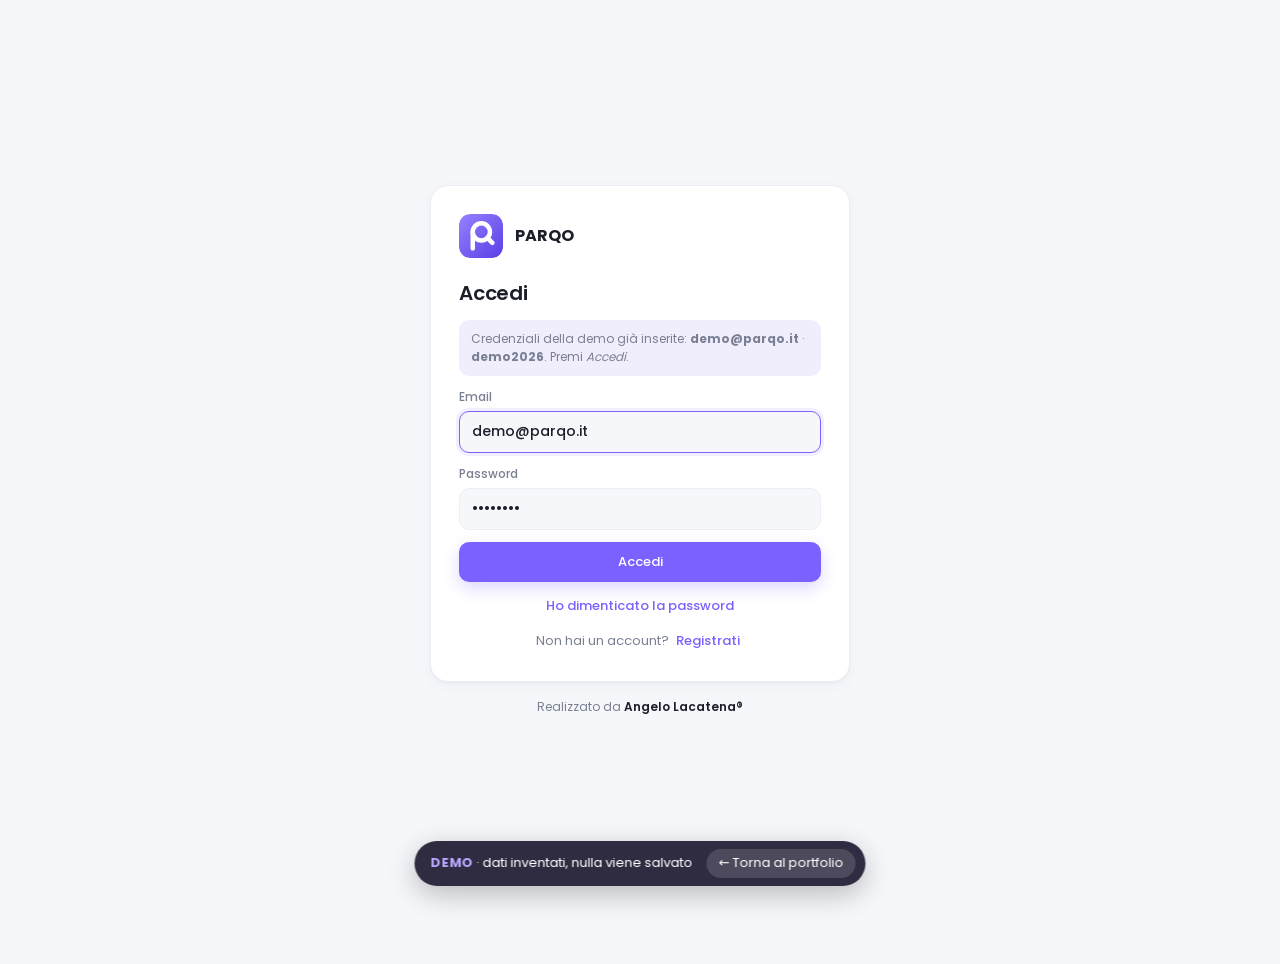
<file: projects/parqo/index.html>
<!doctype html>
<html lang="it">
<head>
  <meta charset="utf-8">
  <meta name="viewport" content="width=device-width, initial-scale=1">
  <title>PARQO · Demo</title>
  <meta name="robots" content="noindex">
  <link rel="icon" type="image/svg+xml" href="logo-parqo.svg">
  <link rel="apple-touch-icon" href="logo-parqo-180.png">
  <link rel="stylesheet" href="style.css">
  <script src="demo-dati.js"></script>
  <script src="demo.js"></script>
  <script src="demo-ritagli.js"></script>
  <script src="tema.js"></script>
</head>
<body>
  <!-- Icone (stile Lucide, licenza ISC), disegnate qui per funzionare senza internet -->
  <svg class="sprite" aria-hidden="true">
    <symbol id="i-griglia" viewBox="0 0 24 24"><rect x="3" y="3" width="7" height="7" rx="1.5"/><rect x="14" y="3" width="7" height="7" rx="1.5"/><rect x="14" y="14" width="7" height="7" rx="1.5"/><rect x="3" y="14" width="7" height="7" rx="1.5"/></symbol>
    <symbol id="i-avvisi" viewBox="0 0 24 24"><path d="M15 2H6a2 2 0 0 0-2 2v16a2 2 0 0 0 2 2h12a2 2 0 0 0 2-2V7Z"/><path d="M14 2v4a2 2 0 0 0 2 2h4"/><path d="M16 13H8M16 17H8M10 9H8"/></symbol>
    <symbol id="i-bonifici" viewBox="0 0 24 24"><rect x="2" y="6" width="20" height="12" rx="2"/><circle cx="12" cy="12" r="2"/><path d="M6 12h.01M18 12h.01"/></symbol>
    <symbol id="i-report" viewBox="0 0 24 24"><rect x="3" y="3" width="18" height="18" rx="2"/><path d="M3 9h18M3 15h18M9 3v18"/></symbol>
    <symbol id="i-cerca" viewBox="0 0 24 24"><circle cx="11" cy="11" r="8"/><path d="m21 21-4.3-4.3"/></symbol>
    <symbol id="i-campana" viewBox="0 0 24 24"><path d="M6 8a6 6 0 0 1 12 0c0 7 3 9 3 9H3s3-2 3-9"/><path d="M10.3 21a1.94 1.94 0 0 0 3.4 0"/></symbol>
    <symbol id="i-carica" viewBox="0 0 24 24"><path d="M21 15v4a2 2 0 0 1-2 2H5a2 2 0 0 1-2-2v-4"/><path d="m17 8-5-5-5 5"/><path d="M12 3v12"/></symbol>
    <symbol id="i-scarica" viewBox="0 0 24 24"><path d="M21 15v4a2 2 0 0 1-2 2H5a2 2 0 0 1-2-2v-4"/><path d="m7 10 5 5 5-5"/><path d="M12 15V3"/></symbol>
    <symbol id="i-lato" viewBox="0 0 24 24"><rect x="3" y="3" width="18" height="18" rx="2"/><path d="M9 3v18"/><path d="m16 15-3-3 3-3"/></symbol>
    <symbol id="i-menu" viewBox="0 0 24 24"><path d="M4 6h16M4 12h16M4 18h16"/></symbol>
    <symbol id="i-euro" viewBox="0 0 24 24"><path d="M4 10h12M4 14h9"/><path d="M19 6a7.7 7.7 0 0 0-5.2-2A7.9 7.9 0 0 0 6 12c0 4.4 3.5 8 7.8 8 2 0 3.8-.8 5.2-2"/></symbol>
    <symbol id="i-ok" viewBox="0 0 24 24"><circle cx="12" cy="12" r="10"/><path d="m9 12 2 2 4-4"/></symbol>
    <symbol id="i-orologio" viewBox="0 0 24 24"><circle cx="12" cy="12" r="10"/><path d="M12 6v6l4 2"/></symbol>
    <symbol id="i-annulla" viewBox="0 0 24 24"><circle cx="12" cy="12" r="10"/><path d="m15 9-6 6M9 9l6 6"/></symbol>
    <symbol id="i-attesa" viewBox="0 0 24 24"><path d="M22 12h-6l-2 3h-4l-2-3H2"/><path d="M5.45 5.11 2 12v6a2 2 0 0 0 2 2h16a2 2 0 0 0 2-2v-6l-3.45-6.89A2 2 0 0 0 16.76 4H7.24a2 2 0 0 0-1.79 1.11z"/></symbol>
    <symbol id="i-auto" viewBox="0 0 24 24"><path d="M19 17h2c.6 0 1-.4 1-1v-3c0-.9-.7-1.7-1.5-1.9L18.4 10.6 16 7H8l-2.4 3.6-2.1.5C2.7 11.3 2 12.1 2 13v3c0 .6.4 1 1 1h2"/><circle cx="7" cy="17" r="2"/><circle cx="17" cy="17" r="2"/><path d="M9 17h6"/></symbol>
    <symbol id="i-cartella" viewBox="0 0 24 24"><path d="M20 20a2 2 0 0 0 2-2V8a2 2 0 0 0-2-2h-7.9a2 2 0 0 1-1.69-.9L9.6 3.9A2 2 0 0 0 7.93 3H4a2 2 0 0 0-2 2v13a2 2 0 0 0 2 2Z"/></symbol>
    <symbol id="i-avviso" viewBox="0 0 24 24"><path d="m21.73 18-8-14a2 2 0 0 0-3.48 0l-8 14A2 2 0 0 0 4 21h16a2 2 0 0 0 1.73-3"/><path d="M12 9v4M12 17h.01"/></symbol>
    <symbol id="i-foto" viewBox="0 0 24 24"><rect x="3" y="3" width="18" height="18" rx="2"/><circle cx="9" cy="9" r="2"/><path d="m21 15-3.09-3.09a2 2 0 0 0-2.82 0L6 21"/></symbol>
    <symbol id="i-chiudi" viewBox="0 0 24 24"><path d="M18 6 6 18M6 6l12 12"/></symbol>
    <symbol id="i-monete" viewBox="0 0 24 24"><circle cx="8" cy="8" r="6"/><path d="M18.09 10.37A6 6 0 1 1 10.34 18"/><path d="M7 6h1v4"/><path d="m16.71 13.88.7.71-2.82 2.82"/></symbol>
    <symbol id="i-cassa" viewBox="0 0 24 24"><rect x="3" y="7" width="18" height="13" rx="2"/><path d="M8 7V5a2 2 0 0 1 2-2h4a2 2 0 0 1 2 2v2"/><path d="M12 12v3"/></symbol>
    <symbol id="i-utenti" viewBox="0 0 24 24"><path d="M16 21v-2a4 4 0 0 0-4-4H6a4 4 0 0 0-4 4v2"/><circle cx="9" cy="7" r="4"/><path d="M22 21v-2a4 4 0 0 0-3-3.87M16 3.13a4 4 0 0 1 0 7.75"/></symbol>
    <symbol id="i-esci" viewBox="0 0 24 24"><path d="M9 21H5a2 2 0 0 1-2-2V5a2 2 0 0 1 2-2h4"/><path d="m16 17 5-5-5-5M21 12H9"/></symbol>
    <symbol id="i-chiave" viewBox="0 0 24 24"><circle cx="7.5" cy="15.5" r="5.5"/><path d="m21 2-9.6 9.6M15.5 7.5l3 3L22 7l-3-3"/></symbol>
    <symbol id="i-occhio" viewBox="0 0 24 24"><path d="M2 12s3-7 10-7 10 7 10 7-3 7-10 7-10-7-10-7Z"/><circle cx="12" cy="12" r="3"/></symbol>
    <symbol id="i-parcheggio" viewBox="0 0 24 24"><rect x="3" y="3" width="18" height="18" rx="3"/><path d="M9 17V7h4a3 3 0 0 1 0 6H9"/></symbol>
<symbol id="i-scudo" viewBox="0 0 24 24"><path d="M20 13c0 5-3.5 7.5-7.66 8.95a1 1 0 0 1-.67-.01C7.5 20.5 4 18 4 13V6a1 1 0 0 1 1-1c2 0 4.5-1.2 6.24-2.72a1.17 1.17 0 0 1 1.52 0C14.51 3.81 17 5 19 5a1 1 0 0 1 1 1z"/><path d="m9 12 2 2 4-4"/></symbol>
    <symbol id="i-luna" viewBox="0 0 24 24"><path d="M12 3a6 6 0 0 0 9 9 9 9 0 1 1-9-9Z"/></symbol>
    <symbol id="i-sole" viewBox="0 0 24 24"><circle cx="12" cy="12" r="4"/><path d="M12 2v2M12 20v2m-7.07-2.93 1.41-1.41m11.32-11.32 1.41-1.41M2 12h2m16 0h2M4.93 4.93l1.41 1.41m11.32 11.32 1.41 1.41"/></symbol>
    <symbol id="i-grafico" viewBox="0 0 24 24"><path d="M3 3v18h18"/><path d="M7 16v-4M12 16V8M17 16v-7"/></symbol>
  </svg>

  <div class="app" id="app">
    <aside class="lato" id="lato">
      <div class="lato-testa">
        <div class="marchio">
          <img src="logo-parqo.svg" alt="" width="34" height="34">
          <span class="marchio-nome">PARQO</span>
        </div>
        <button type="button" class="icona-btn chiudi-lato" id="bottoneLato" title="Riduci il menu" aria-label="Riduci il menu"><svg><use href="#i-lato"/></svg></button>
      </div>
      <nav class="menu" aria-label="Sezioni">
        <span class="gruppo">Generale</span>
        <a href="#dashboard" class="voce" data-vista="dashboard"><svg><use href="#i-griglia"/></svg><span>Dashboard</span></a>
        <a href="#avvisi" class="voce" data-vista="avvisi"><svg><use href="#i-avvisi"/></svg><span>Avvisi</span><em class="contatore" id="navVerifica" hidden></em></a>
        <a href="#bonifici" class="voce" data-vista="bonifici"><svg><use href="#i-bonifici"/></svg><span>Bonifici</span><em class="contatore giallo" id="navAttesa" hidden></em></a>
        <a href="#recupero" class="voce" data-vista="recupero"><svg><use href="#i-avviso"/></svg><span>Recupero crediti</span><em class="contatore giallo" id="navRecupero" hidden></em></a>
        <a href="#parcometri" class="voce" data-vista="parcometri"><svg><use href="#i-monete"/></svg><span>Parcometri</span><em class="contatore giallo" id="navParc" hidden></em></a>
        <a href="#easypark" class="voce" data-vista="easypark"><svg><use href="#i-auto"/></svg><span>EasyPark</span></a>
        <a href="#incassi" class="voce" data-vista="incassi"><svg><use href="#i-grafico"/></svg><span>Incassi</span></a>
        <span class="gruppo">Organizzazione</span>
        <a href="#report" class="voce" data-vista="report"><svg><use href="#i-report"/></svg><span>Report Excel</span></a>
        <a href="#parcheggi" class="voce" data-vista="parcheggi"><svg><use href="#i-parcheggio"/></svg><span>Parcheggi</span></a>
        <a href="#utenti" class="voce" data-vista="utenti"><svg><use href="#i-utenti"/></svg><span>Utenti</span><em class="contatore giallo" id="navUtenti" hidden></em></a>
      </nav>
      <div class="lato-piede">
        <div class="piede-riga">
          <a href="https://lacatenaangelo.it" target="_blank" rel="noopener" class="firma">
            <span>Realizzato da</span>
            <strong>Angelo Lacatena®</strong>
          </a>
          <button type="button" class="icona-btn tema" id="bottoneTema" title="Tema scuro" aria-label="Passa al tema scuro"><svg><use href="#i-luna"/></svg></button>
        </div>
        <span class="copyright">© 2026 · lacatenaangelo.it</span>
      </div>
    </aside>
    <div class="velo" id="velo"></div>

    <div class="principale">
      <header class="barra">
        <button type="button" class="icona-btn apri-menu" id="apriMenu" aria-label="Apri il menu"><svg><use href="#i-menu"/></svg></button>
        <select id="sceltaParcheggio" class="filtro scelta-parcheggio" aria-label="Parcheggio" title="Parcheggio">
          <option value="">Tutti i parcheggi</option>
        </select>
        <label class="ricerca">
          <svg><use href="#i-cerca"/></svg>
          <input type="search" id="cerca" placeholder="Cerca targa o n. avviso…" autocomplete="off">
        </label>
        <div class="barra-destra">
          <button type="button" class="icona-btn" id="campana" title="Da verificare" aria-label="Avvisi da verificare"><svg><use href="#i-campana"/></svg><span class="pallino" id="pallino" hidden></span></button>
          <div class="profilo">
            <span class="avatar" id="profiloIniziali" aria-hidden="true"></span>
            <div><strong id="profiloNome">…</strong><span id="profiloRuolo"></span></div>
          </div>
          <button type="button" class="icona-btn" id="bottoneDueFattori" aria-label="Verifica in due passaggi"><svg><use href="#i-scudo"/></svg></button>
          <button type="button" class="icona-btn" id="bottonePassword" title="Cambia la tua password" aria-label="Cambia la tua password"><svg><use href="#i-chiave"/></svg></button>
          <button type="button" class="icona-btn" id="bottoneEsci" title="Esci" aria-label="Esci"><svg><use href="#i-esci"/></svg></button>
        </div>
      </header>

      <main class="contenuto">
        <!-- ===== DASHBOARD ===== -->
        <section class="vista" id="vista-dashboard" data-vista="dashboard">
          <div class="vista-testa">
            <h1>Riepilogo multe</h1>
            <select id="periodo" class="filtro" aria-label="Periodo">
              <option value="tutto">Tutto il periodo</option>
              <option value="mese">Questo mese</option>
              <option value="7">Ultimi 7 giorni</option>
              <option value="oggi">Oggi</option>
            </select>
            <select id="filtroOperatore" class="filtro" aria-label="Operatore">
              <option value="">Tutti gli operatori</option>
            </select>
            <div class="azioni">
              <a class="btn contorno" href="#report" data-excel="dashboard" title="Excel con i soli dati di questa pagina"><svg><use href="#i-scarica"/></svg><span>Scarica Excel</span></a>
              <button type="button" class="btn contorno" data-carica="bonifici"><svg><use href="#i-bonifici"/></svg><span>Carica bonifici</span></button>
              <button type="button" class="btn primario" data-carica="multe"><svg><use href="#i-carica"/></svg><span>Carica multe</span></button>
            </div>
          </div>

          <div class="hero">
            <a class="hero-card verde cliccabile" href="#incassi" title="Apri il confronto mese per mese">
              <span class="hero-etichetta"><i class="bollo verde"><svg><use href="#i-euro"/></svg></i><span id="heroIncassatoEtichetta">Incassato del mese</span></span>
              <strong class="hero-valore" id="heroIncassato">0</strong>
              <span class="hero-sotto" id="heroIncassatoSotto"></span>
            </a>
            <a class="hero-card verde cliccabile" href="#incassi" title="Apri gli incassi mese per mese">
              <span class="hero-etichetta"><i class="bollo verde"><svg><use href="#i-grafico"/></svg></i>Totale incassato</span>
              <strong class="hero-valore" id="heroTotaleIncassato">0</strong>
              <span class="hero-sotto" id="heroTotaleIncassatoSotto"></span>
            </a>
            <div class="hero-card viola">
              <span class="hero-etichetta"><i class="bollo viola"><svg><use href="#i-avvisi"/></svg></i>Totale multe</span>
              <strong class="hero-valore" id="heroTotale">0</strong>
            </div>
          </div>

          <div class="kpi" id="kpi"></div>

          <div class="dash-griglia">
            <div class="card grafico-card">
              <div class="card-testa">
                <h2>Multe per giorno</h2>
                <div class="legenda-serie" id="legendaGiorni"></div>
              </div>
              <div class="grafico-area" id="giorni"></div>
            </div>
            <div class="card colonna-destra">
              <div class="card-testa"><h2>Come si dividono</h2></div>
              <div class="legenda-serie verticale" id="legendaQuota"></div>
              <div class="quota" id="quota"></div>
              <div class="card-testa separata">
                <h2>Ultime multe</h2>
                <a href="#avvisi" class="link">Vedi tutte</a>
              </div>
              <ul class="ultime" id="ultime"></ul>
            </div>
          </div>
        </section>

        <!-- ===== AVVISI ===== -->
        <section class="vista" id="vista-avvisi" data-vista="avvisi" hidden>
          <div class="vista-testa">
            <h1>Avvisi</h1>
            <div class="chip-gruppo" id="filtriStato" role="group" aria-label="Filtra per stato">
              <button type="button" class="chip attivo" data-filtro="tutti">Tutti</button>
              <button type="button" class="chip" data-filtro="Da pagare">Da pagare</button>
              <button type="button" class="chip" data-filtro="Pagata">Pagate</button>
              <button type="button" class="chip" data-filtro="Annullata">Annullate</button>
              <button type="button" class="chip" data-filtro="verifica">Da verificare</button>
            </div>
            <div class="azioni">
              <a class="btn contorno" href="#report" data-excel="avvisi" title="Excel con i soli dati di questa pagina"><svg><use href="#i-scarica"/></svg><span>Scarica Excel</span></a>
              <button type="button" class="btn primario" data-carica="multe"><svg><use href="#i-carica"/></svg><span>Carica multe</span></button>
            </div>
          </div>
          <div class="card tabella-card">
            <div class="schede" id="schedeOperatori" role="tablist" aria-label="Operatore"></div>
            <div class="scorri">
              <table class="tabella">
                <thead>
                  <tr><th>Avviso</th><th>Targa</th><th>Data multa</th><th>Stato</th><th>Diffida</th><th>Pratica legale</th><th class="stretta"></th></tr>
                </thead>
                <tbody id="righe"></tbody>
              </table>
              <p class="vuoto" id="vuoto" hidden>Nessuna multa. Carica le prime foto con "Carica multe".</p>
            </div>
            <div class="tabella-piede"><span id="conteggio"></span><span class="legenda-verifica"><i class="punto-giallo"></i>Giallo = da verificare: confronta con la scritta sotto</span></div>
          </div>
        </section>

        <!-- ===== BONIFICI ===== -->
        <section class="vista" id="vista-bonifici" data-vista="bonifici" hidden>
          <div class="vista-testa">
            <h1>Bonifici</h1>
            <div class="azioni">
              <a class="btn contorno" href="#report" data-excel="bonifici" title="Excel con i soli dati di questa pagina"><svg><use href="#i-scarica"/></svg><span>Scarica Excel</span></a>
              <button type="button" class="btn primario" data-carica="bonifici"><svg><use href="#i-carica"/></svg><span>Carica bonifici</span></button>
            </div>
          </div>
          <div class="bonifici-griglia">
            <div class="colonna-bonifici">
              <div class="card carica-card" id="zonaBonifici">
                <i class="bollo viola grande"><svg><use href="#i-carica"/></svg></i>
                <strong>Trascina qui gli screenshot dei bonifici</strong>
                <span>Numero di avviso e targa nella causale: la multa passa subito a "Pagata".</span>
                <button type="button" class="btn contorno" data-carica="bonifici">Scegli screenshot</button>
              </div>
              <div class="card attesa-card">
                <div class="card-testa"><h2>In attesa</h2><em class="contatore giallo" id="attesaConta"></em></div>
                <p class="nota">Senza una multa corrispondente: si abbinano da soli quando arriva la multa, oppure scegli tu l'avviso.</p>
                <ul class="attesa-elenco" id="attesaElenco"></ul>
              </div>
            </div>
            <div class="card tabella-card">
              <div class="card-testa"><h2>Tutti i bonifici</h2></div>
              <div class="scorri">
                <table class="tabella">
                  <thead><tr><th>Pagato il</th><th>Importo</th><th>N. avviso</th><th>Targa</th><th>Abbinato a</th><th>Esito</th><th class="stretta"></th></tr></thead>
                  <tbody id="righeBonifici"></tbody>
                </table>
                <p class="vuoto" id="vuotoBonifici" hidden>Nessun bonifico caricato.</p>
              </div>
            </div>
          </div>
        </section>

        <!-- ===== PARCOMETRI ===== -->
        <section class="vista" id="vista-parcometri" data-vista="parcometri" hidden>
          <div class="vista-testa">
            <h1>Parcometri</h1>
            <select id="parcFiltro" class="filtro" aria-label="Parcometro"><option value="">Tutti i parcometri</option></select>
            <div class="azioni">
              <a class="btn contorno" href="#report" data-excel="parcometri" title="Excel con i soli dati di questa pagina"><svg><use href="#i-scarica"/></svg><span>Scarica Excel</span></a>
              <button type="button" class="btn contorno" data-carica="pos"><svg><use href="#i-carica"/></svg><span>Carica resoconto POS</span></button>
              <button type="button" class="btn contorno" id="parcManuale" title="Se la foto non si legge: inserisci lo scontrino a mano"><svg><use href="#i-monete"/></svg><span>Aggiungi a mano</span></button>
              <button type="button" class="btn primario" data-carica="parcometri"><svg><use href="#i-carica"/></svg><span>Carica scontrini</span></button>
            </div>
          </div>
          <div class="schede schede-vista" id="schedeParc" role="tablist" aria-label="Tipo di incasso">
            <button type="button" role="tab" class="scheda attiva" data-parc="monete">Monete <span class="matricola">scontrini</span></button>
            <button type="button" role="tab" class="scheda" data-parc="pos">Carte (POS) <span class="matricola">Fabrick</span><span class="conta giallo" id="posDaAssociare" hidden></span></button>
          </div>
          <div class="sotto-vista" id="parcMonete">
          <div class="kpi" id="parcKpi"></div>
          <div class="parc-griglia">
            <div class="card grafico-card">
              <div class="card-testa"><h2>Incassato per giorno</h2><div class="legenda-serie" id="parcLegenda"></div></div>
              <div class="grafico-area" id="parcGrafico"></div>
            </div>
            <div class="card colonna-destra">
              <div class="card-testa"><h2>Svuotamenti</h2></div>
              <ul class="ultime" id="parcSvuotamenti"></ul>
            </div>
          </div>
          <div class="card tabella-card">
            <div class="scorri">
              <table class="tabella">
                <thead><tr><th>Parcometro</th><th>Data</th><th>Giorno</th><th>Incassato nel giorno</th><th>Totale nel parcometro</th><th>Controlli</th><th class="stretta"></th></tr></thead>
                <tbody id="parcRighe"></tbody>
              </table>
              <p class="vuoto" id="parcVuoto" hidden>Nessuno scontrino. Carica le foto con "Carica scontrini".</p>
            </div>
          </div>
          </div>

          <!-- Pagamenti con carta (POS) -->
          <div class="sotto-vista" id="parcPos" hidden>
            <div class="avviso-tid" id="posTid" hidden></div>
            <div class="kpi" id="posKpi"></div>
            <div class="parc-griglia">
              <div class="card grafico-card">
                <div class="card-testa"><h2>Incasso POS per giorno</h2><div class="legenda-serie" id="posLegenda"></div></div>
                <div class="grafico-area" id="posGrafico"></div>
              </div>
              <div class="card colonna-destra">
                <div class="card-testa"><h2>Resoconti caricati</h2></div>
                <ul class="ultime" id="posCaricamenti"></ul>
              </div>
            </div>
            <div class="card tabella-card">
              <div class="scorri">
                <table class="tabella">
                  <thead><tr><th>Data</th><th>Giorno</th><th>Parcometro</th><th>Pagamenti</th><th>Incasso lordo</th></tr></thead>
                  <tbody id="posRighe"></tbody>
                </table>
                <p class="vuoto" id="posVuoto" hidden>Nessun pagamento con carta. Carica il resoconto .xlsx di Fabrick con "Carica resoconto POS".</p>
              </div>
            </div>
          </div>
        </section>

        <!-- ===== RECUPERO CREDITI ===== -->
        <section class="vista" id="vista-recupero" data-vista="recupero" hidden>
          <div class="vista-testa">
            <h1>Recupero crediti</h1>
            <span class="piccolo" id="impRecupero"></span>
            <div class="azioni">
              <a class="btn contorno" href="#parcheggi" title="Giorni e costo della visura: Parcheggi → Modifica"><svg><use href="#i-parcheggio"/></svg><span>Impostazioni</span></a>
            </div>
          </div>
          <div class="card tabella-card">
            <div class="schede" id="schedeRecupero" role="tablist" aria-label="Fase del recupero"></div>
            <div class="recupero-barra">
              <p class="nota" id="aiutoRecupero"></p>
              <div class="azioni" id="azioniRecupero"></div>
            </div>
            <div class="scorri">
              <table class="tabella">
                <thead><tr><th class="stretta" id="selezionaTutte"></th><th>Avviso</th><th>Targa</th><th>Data multa</th><th>Situazione</th><th>Proprietario</th><th>Importo dovuto</th><th class="stretta"></th></tr></thead>
                <tbody id="righeRecupero"></tbody>
              </table>
              <p class="vuoto" id="vuotoRecupero" hidden>Nessuna multa in questa fase.</p>
            </div>
          </div>
        </section>

        <!-- ===== EASYPARK ===== -->
        <section class="vista" id="vista-easypark" data-vista="easypark" hidden>
          <div class="vista-testa">
            <h1>EasyPark</h1>
            <div class="azioni">
              <a class="btn contorno" href="#report" data-excel="easypark" title="Excel con i soli dati di questa pagina"><svg><use href="#i-scarica"/></svg><span>Scarica Excel</span></a>
              <button type="button" class="btn primario" id="caricaEasyPark"><svg><use href="#i-carica"/></svg><span>Carica report EasyPark</span></button>
            </div>
          </div>
          <div class="kpi" id="epKpi"></div>
          <div class="parc-griglia">
            <div class="card grafico-card">
              <div class="card-testa"><h2>Incasso EasyPark per giorno</h2><span class="piccolo">Report "Fatturato" (CSV) dal portale EasyPark</span></div>
              <div class="grafico-area" id="epGrafico"></div>
            </div>
            <div class="card colonna-destra">
              <div class="card-testa"><h2>Report caricati</h2></div>
              <ul class="ultime" id="epCaricamenti"></ul>
            </div>
          </div>
          <div class="card tabella-card">
            <div class="scorri">
              <table class="tabella">
                <thead><tr><th>Data</th><th>Giorno</th><th>Incasso EasyPark</th></tr></thead>
                <tbody id="epRighe"></tbody>
              </table>
              <p class="vuoto" id="epVuoto" hidden>Nessun dato. Scarica dal portale EasyPark il report "Fatturato" in CSV e caricalo con "Carica report EasyPark".</p>
            </div>
          </div>
        </section>

        <!-- ===== INCASSI ===== -->
        <section class="vista" id="vista-incassi" data-vista="incassi" hidden>
          <div class="vista-testa">
            <h1>Incassi</h1>
            <div class="azioni">
              <a class="btn contorno" href="#report" data-excel="incassi" title="Excel con i soli dati di questa pagina"><svg><use href="#i-scarica"/></svg><span>Scarica Excel</span></a>
            </div>
          </div>
          <div class="hero">
            <div class="hero-card verde">
              <span class="hero-etichetta"><i class="bollo verde"><svg><use href="#i-euro"/></svg></i><span id="incMeseEtichetta">Incassato del mese</span></span>
              <strong class="hero-valore" id="incMeseValore">0</strong>
              <span class="hero-sotto" id="incMeseSotto"></span>
            </div>
            <div class="hero-card viola">
              <span class="hero-etichetta"><i class="bollo viola"><svg><use href="#i-grafico"/></svg></i><span id="incPrecEtichetta">Mese precedente</span></span>
              <strong class="hero-valore" id="incPrecValore">0</strong>
              <span class="hero-sotto" id="incPrecSotto"></span>
            </div>
          </div>
          <div class="kpi" id="incKpi"></div>
          <div class="dash-griglia">
            <div class="card grafico-card">
              <div class="card-testa"><h2>Incassato per mese</h2><div class="legenda-serie" id="incLegenda"></div></div>
              <div class="grafico-area" id="incGrafico"></div>
              <p class="nota-grafico">* mese in corso. Multe, POS ed EasyPark contano nel giorno del pagamento. Le monete dei parcometri contano nel giorno dello scontrino.</p>
            </div>
            <div class="card colonna-destra tabella-card">
              <div class="card-testa"><h2>Mese per mese</h2></div>
              <div class="scorri">
                <table class="tabella compatta">
                  <thead><tr><th>Mese</th><th>Multe</th><th>Monete</th><th>POS</th><th>EasyPark</th><th>Totale</th><th title="Rispetto al mese prima (mese in corso: stessi giorni del mese prima)">Variazione</th></tr></thead>
                  <tbody id="incRighe"></tbody>
                </table>
              </div>
            </div>
          </div>
        </section>

        <!-- ===== PARCHEGGI ===== -->
        <section class="vista" id="vista-parcheggi" data-vista="parcheggi" hidden>
          <div class="vista-testa">
            <h1>Parcheggi</h1>
            <div class="azioni">
              <button type="button" class="btn contorno" id="nuovoOperatore"><svg><use href="#i-utenti"/></svg><span>Nuovo operatore</span></button>
              <button type="button" class="btn primario" id="nuovoParcheggio"><svg><use href="#i-parcheggio"/></svg><span>Nuovo parcheggio</span></button>
            </div>
          </div>
          <div class="parcheggi-elenco" id="elencoParcheggi"></div>
          <div class="utenti-griglia parcheggi-griglia">
            <div class="card tabella-card">
              <div class="card-testa"><h2>Parcometri</h2><span class="piccolo">Ogni parcometro (con i suoi scontrini e POS) appartiene a un parcheggio</span></div>
              <div class="scorri">
                <table class="tabella">
                  <thead><tr><th>Parcometro</th><th>ID</th><th>Parcheggio</th></tr></thead>
                  <tbody id="righeParcometriParcheggio"></tbody>
                </table>
                <p class="vuoto" id="vuotoParcometriParcheggio" hidden>Nessun parcometro: compaiono da soli al primo scontrino caricato.</p>
              </div>
            </div>
            <div class="card tabella-card">
              <div class="card-testa"><h2>Operatori</h2><span class="piccolo">Ogni operatore lavora in un solo parcheggio</span></div>
              <div class="scorri">
                <table class="tabella">
                  <thead><tr><th>Operatore</th><th>Matricola</th><th>Parcheggio</th><th class="stretta"></th></tr></thead>
                  <tbody id="righeOperatori"></tbody>
                </table>
              </div>
            </div>
          </div>
        </section>

        <!-- ===== UTENTI ===== -->
        <section class="vista" id="vista-utenti" data-vista="utenti" hidden>
          <div class="vista-testa">
            <h1>Utenti</h1>
            <div class="azioni">
              <a class="btn contorno" href="consulta.html" title="Apri la pagina come la vede un Visualizzatore"><svg><use href="#i-occhio"/></svg><span>Vedi come Visualizzatore</span></a>
              <button type="button" class="btn primario" id="nuovoUtente"><svg><use href="#i-utenti"/></svg><span>Nuovo utente</span></button>
            </div>
          </div>
          <div class="utenti-griglia">
            <div class="card tabella-card">
              <div class="card-testa"><h2>Account</h2></div>
              <div class="scorri">
                <table class="tabella">
                  <thead><tr><th>Nome</th><th>Utente</th><th>Ruolo</th><th>Stato</th><th>Verifica 2 passaggi</th><th class="solo-del-founder">Ultimo accesso</th><th class="stretta"></th></tr></thead>
                  <tbody id="righeUtenti"></tbody>
                </table>
              </div>
              <div class="tabella-piede"><span><strong>Founder / Titolare</strong>: tutto, in più vede chi entra e blocca le persone · <strong>Admin</strong>: tutto il resto, anche gli utenti · <strong>Visualizzatore</strong>: solo la pratica legale · <strong>Utente</strong>: in attesa, non vede niente</span></div>
            </div>
            <div class="card colonna-destra solo-del-founder">
              <div class="card-testa"><h2>Registro accessi</h2></div>
              <ul class="ultime registro" id="registroAccessi"></ul>
            </div>
          </div>
          <div class="card tabella-card" id="cardAziende" hidden>
            <div class="card-testa"><h2>Aziende su PARQO</h2></div>
            <p class="nota" style="padding:0 20px">Vedi solo chi sono e se sono attive: i loro dati restano privati e separati.</p>
            <div class="scorri">
              <table class="tabella">
                <thead><tr><th>Azienda</th><th>Titolare</th><th>Account</th><th>Registrata</th><th>Stato</th><th class="stretta"></th></tr></thead>
                <tbody id="righeAziende"></tbody>
              </table>
            </div>
          </div>
        </section>

        <!-- ===== REPORT ===== -->
        <section class="vista" id="vista-report" data-vista="report" hidden>
          <div class="vista-testa"><h1>Report Excel</h1></div>
          <div class="report-griglia">
            <div class="card report-card">
              <i class="bollo verde grande"><svg><use href="#i-report"/></svg></i>
              <h2>Un file per ogni parcheggio</h2>
              <p id="reportStato" class="report-stato">…</p>
              <ul class="ultime report-file" id="reportFile"></ul>
              <p class="report-percorso"><svg><use href="#i-cartella"/></svg><span id="reportPercorso"></span></p>
              <div class="azioni">
                <button type="button" class="btn contorno" id="reportCartella"><svg><use href="#i-cartella"/></svg><span>Cambia cartella</span></button>
              </div>
            </div>
            <div class="card report-card">
              <h2>Cosa contiene</h2>
              <ul class="elenco-info">
                <li><strong>Riepilogo</strong> — totali, incassato e conteggio per giorno (del parcheggio)</li>
                <li><strong>Avvisi</strong> — una riga per ogni multa, con stato e pagamento</li>
                <li><strong>Bonifici</strong> — tutti i pagamenti, in giallo quelli in attesa</li>
                <li><strong>Incassi mensili</strong> — incassato di ogni mese (multe pagate) e confronto con il mese prima</li>
              </ul>
              <p class="nota">Si aggiorna da solo circa 1 secondo dopo ogni modifica. Se è aperto in Excel viene aggiornato appena lo chiudi. Non modificarlo a mano: viene riscritto a ogni aggiornamento.</p>
            </div>
          </div>
        </section>
      </main>
    </div>
  </div>

  <input type="file" id="sceltaMulte" accept="image/*,application/pdf,.pdf" multiple hidden>
  <input type="file" id="sceltaBonifici" accept="image/*" multiple hidden>
  <input type="file" id="sceltaParcometri" accept="image/*" multiple hidden>
  <input type="file" id="sceltaEasyPark" accept=".csv,text/csv" hidden>
  <input type="file" id="sceltaPos" accept=".xlsx,application/vnd.openxmlformats-officedocument.spreadsheetml.sheet" multiple hidden>

  <!-- Trascinando dei file sulla finestra compare questa scelta -->
  <div class="rilascio" id="rilascio" hidden>
    <div class="rilascio-zona" data-tipo="multe"><svg><use href="#i-avvisi"/></svg><strong>Foto delle multe</strong><span>o PDF delle PEC</span></div>
    <div class="rilascio-zona" data-tipo="bonifici"><svg><use href="#i-bonifici"/></svg><strong>Screenshot dei bonifici</strong><span>Rilascia qui</span></div>
    <div class="rilascio-zona" data-tipo="parcometri"><svg><use href="#i-monete"/></svg><strong>Parcometri</strong><span>Foto degli scontrini o resoconti POS (.xlsx)</span></div>
  </div>

  <!-- Avanzamento dei caricamenti -->
  <div class="coda" id="coda" hidden>
    <div class="coda-testa"><strong id="codaTitolo"></strong><button type="button" class="icona-btn piccolo" id="codaChiudi" aria-label="Chiudi"><svg><use href="#i-chiudi"/></svg></button></div>
    <div class="barra-avanzamento"><div class="barra-piena" id="barra"></div></div>
    <ul class="coda-elenco" id="codaElenco"></ul>
  </div>

  <div class="suggerimento" id="suggerimento" role="tooltip" hidden></div>

  <dialog id="finestraUtente" class="finestra finestra-piccola">
    <form method="dialog" id="formUtente">
      <div class="finestra-testa"><strong>Nuovo utente</strong></div>
      <div class="form-corpo">
        <label>Nome e cognome<input name="nome" required></label>
        <label>Email<input name="username" type="email" required autocomplete="off"></label>
        <label>Password iniziale (almeno 8 caratteri)<input name="password" type="text" minlength="8" required autocomplete="off"></label>
        <label>Ruolo<select name="ruolo" id="ruoloNuovo"></select></label>
        <p class="accesso-errore" id="erroreUtente" role="alert"></p>
      </div>
      <div class="finestra-piede">
        <button type="button" class="btn contorno" id="annullaUtente">Annulla</button>
        <button type="submit" class="btn primario" value="crea">Crea utente</button>
      </div>
    </form>
  </dialog>

  <dialog id="finestraFoto" class="finestra">
    <div class="finestra-testa">
      <strong id="finestraTitolo"></strong>
      <div class="finestra-azioni">
        <select id="finestraOperatore" class="filtro" aria-label="Operatore della multa" hidden></select>
        <button type="button" class="btn contorno pericolo" id="bottoneElimina">Elimina</button>
        <button type="button" class="btn contorno" id="bottoneChiudi">Chiudi</button>
      </div>
    </div>
    <img id="finestraImmagine" alt="Foto">
  </dialog>

  <script src="finestra.js"></script>
  <script src="duefattori.js"></script>
  <script src="statistiche.js"></script>
  <script src="app.js"></script>
  <script src="parcometri.js"></script>
  <script src="pos.js"></script>
  <script src="easypark.js"></script>
  <script src="recupero.js"></script>
  <script src="incassi.js"></script>
  <script src="utenti.js"></script>
  <script src="parcheggi.js"></script>
  <script src="demo-foto.js" async></script>
</body>
</html>
</file>
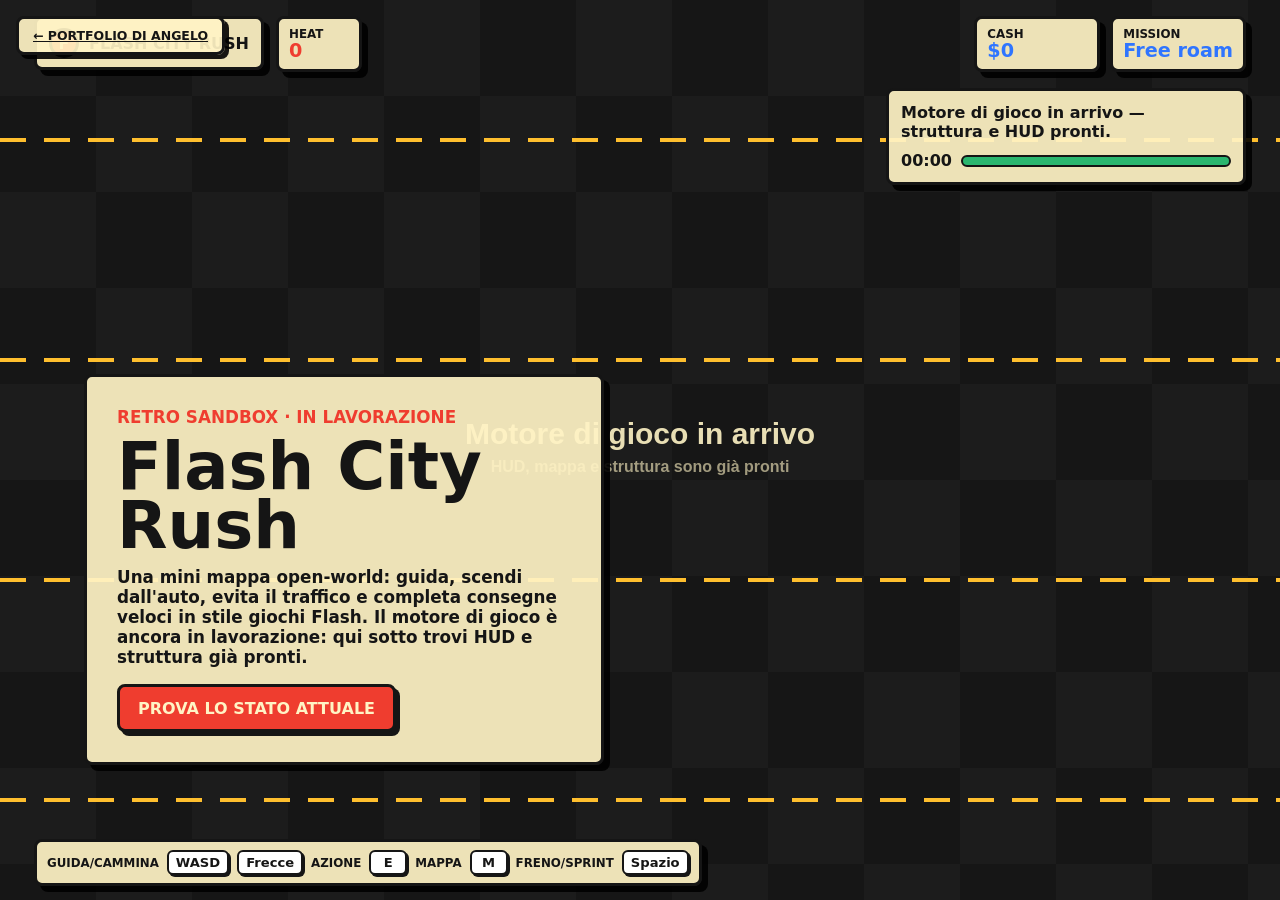
<file: v1/projects/flash-city-rush/index.html>
<!doctype html>
<html lang="it">
  <head>
    <meta charset="utf-8" />
    <meta name="viewport" content="width=device-width, initial-scale=1" />
    <title>Flash City Rush | Progetto di Angelo Lacatena (in lavorazione)</title>
    <meta
      name="description"
      content="Mini gioco open-world top-down stile vecchi giochi Flash, con mappa cittadina, guida, traffico e missioni. Progetto in lavorazione di Angelo Lacatena."
    />
    <link rel="stylesheet" href="styles.css" />
  </head>
  <body>
    <a class="back-pill" href="../../index.html">&larr; Portfolio di Angelo</a>

    <main class="game-shell" aria-label="Flash City Rush">
      <canvas id="game" aria-label="Mappa giocabile di Flash City Rush"></canvas>

      <header class="hud">
        <div class="brand">
          <span class="brand-badge" aria-hidden="true">F</span>
          <span>Flash City Rush</span>
        </div>

        <div class="wanted" id="wanted">
          <span>Heat</span>
          <strong id="heatText">0</strong>
        </div>

        <div class="stats">
          <div>
            <span>Cash</span>
            <strong id="cashText">$0</strong>
          </div>
          <div>
            <span>Mission</span>
            <strong id="missionText">Free roam</strong>
          </div>
        </div>
      </header>

      <aside class="brief" id="brief">
        <p class="eyebrow">Retro sandbox &middot; in lavorazione</p>
        <h1>Flash City Rush</h1>
        <p>
          Una mini mappa open-world: guida, scendi dall'auto, evita il traffico
          e completa consegne veloci in stile giochi Flash. Il motore di gioco
          &egrave; ancora in lavorazione: qui sotto trovi HUD e struttura gi&agrave; pronti.
        </p>
        <button id="startButton" type="button">Prova lo stato attuale</button>
      </aside>

      <aside class="mission-panel">
        <p id="objectiveText">Motore di gioco in arrivo &mdash; struttura e HUD pronti.</p>
        <div class="meter">
          <span id="timerText">00:00</span>
          <i id="timerBar"></i>
        </div>
      </aside>

      <section class="big-map" id="bigMap" aria-label="Mappa completa">
        <canvas id="mapCanvas" aria-label="Mappa completa"></canvas>
      </section>

      <footer class="controls">
        <span>Guida/cammina</span>
        <kbd>WASD</kbd>
        <kbd>Frecce</kbd>
        <span>Azione</span>
        <kbd>E</kbd>
        <span>Mappa</span>
        <kbd>M</kbd>
        <span>Freno/sprint</span>
        <kbd>Spazio</kbd>
      </footer>

      <div class="touch-controls" aria-label="Comandi touch">
        <button data-touch="up" type="button">Up</button>
        <button data-touch="left" type="button">Left</button>
        <button data-touch="right" type="button">Right</button>
        <button data-touch="down" type="button">Down</button>
        <button data-touch="action" type="button">E</button>
      </div>
    </main>

    <script src="game.js"></script>
  </body>
</html>
</file>
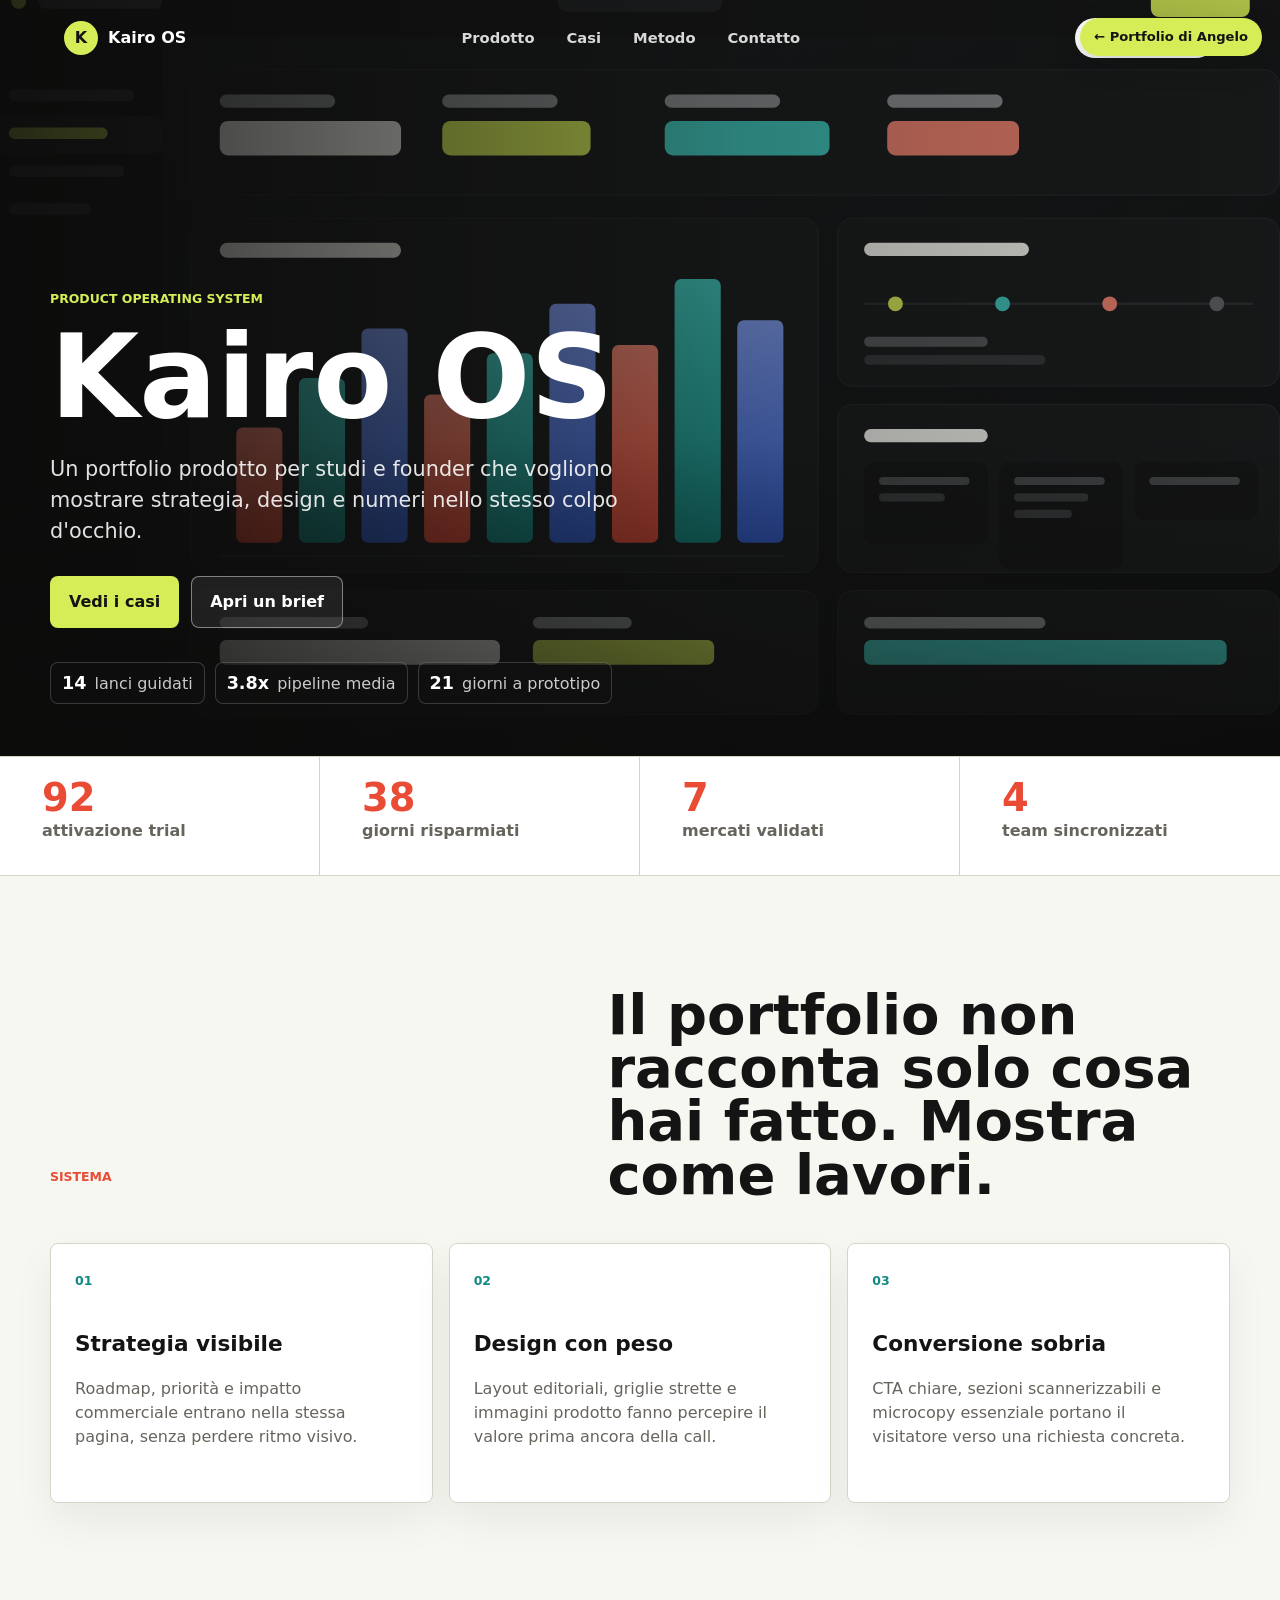
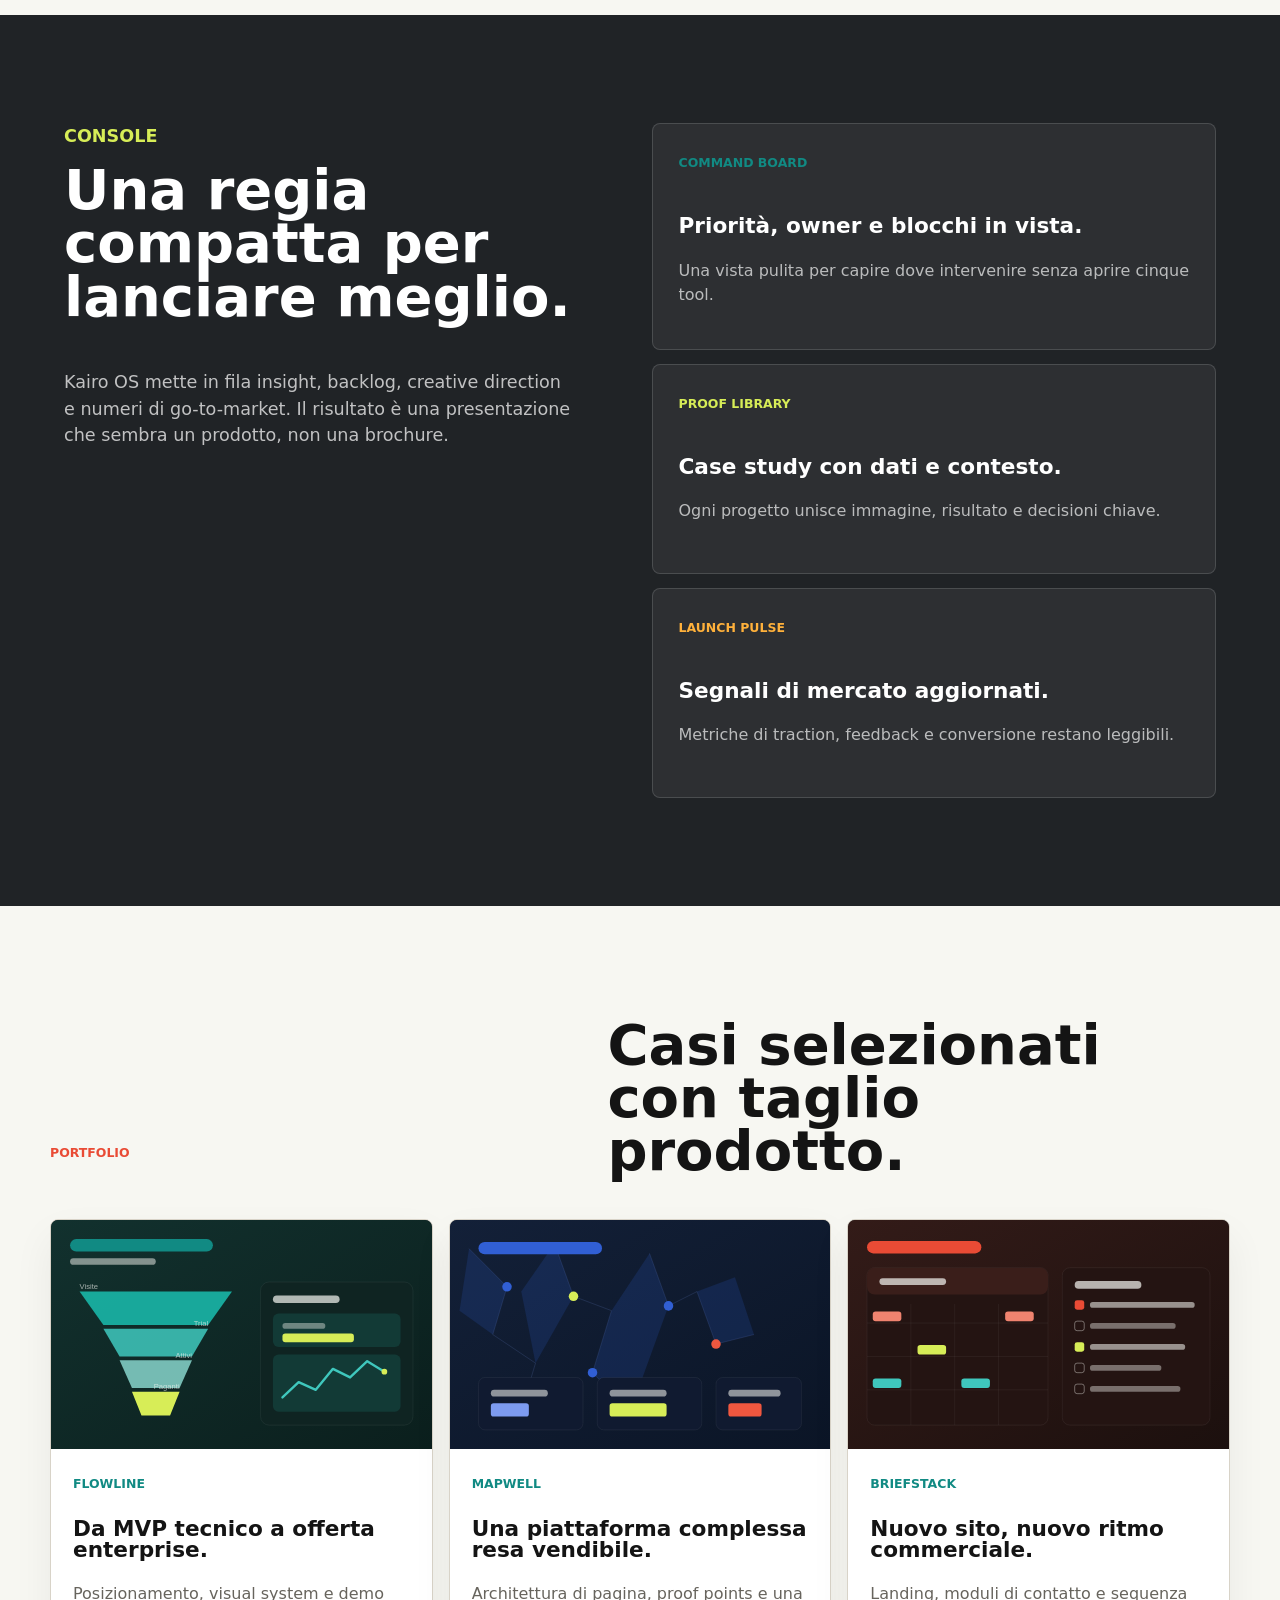
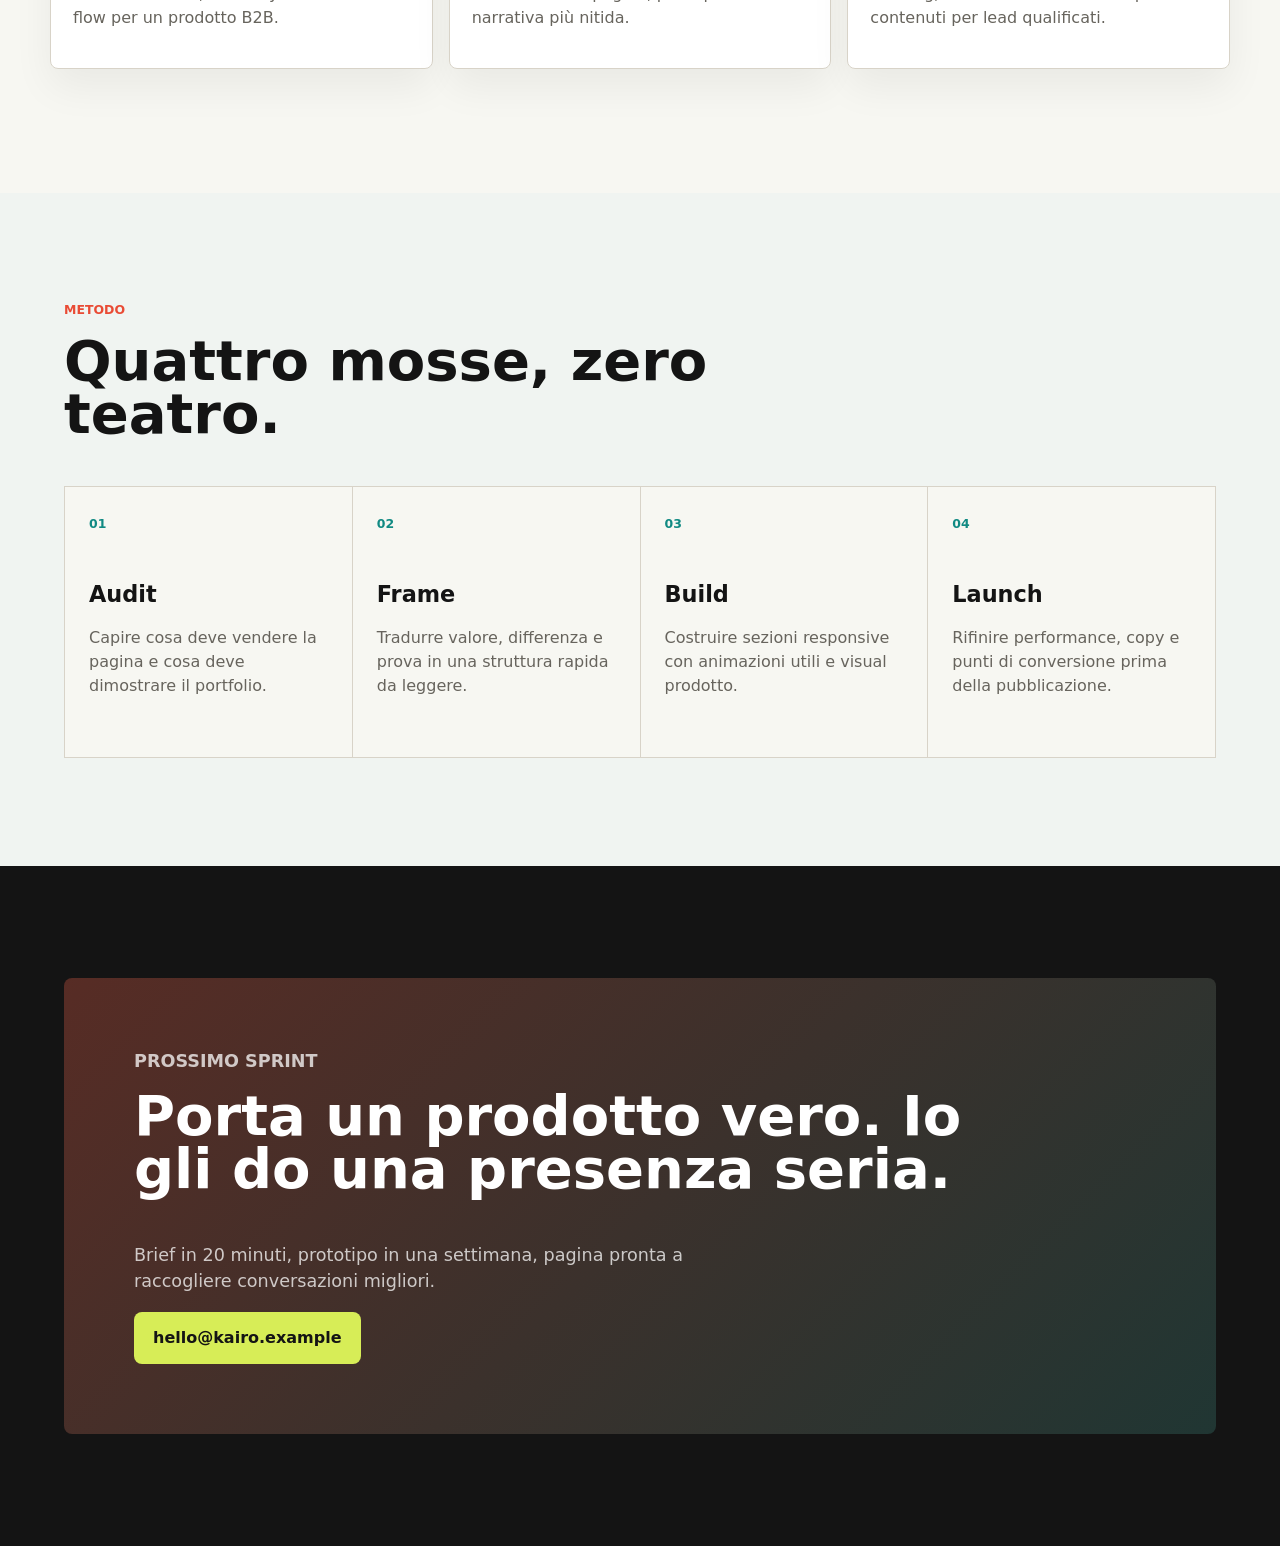
<file: v1/projects/kairo-os/index.html>
<!doctype html>
<html lang="it">
  <head>
    <meta charset="utf-8" />
    <meta name="viewport" content="width=device-width, initial-scale=1" />
    <title>Kairo OS | Progetto di Angelo Lacatena</title>
    <meta
      name="description"
      content="Portfolio/prodotto per Kairo OS: una piattaforma operativa per team che lanciano prodotti digitali ad alta intensit&agrave;. Progetto di Angelo Lacatena."
    />
    <link rel="preload" as="image" href="assets/kairo-product.svg" />
    <link rel="stylesheet" href="styles.css" />
  </head>
  <body>
    <a class="skip-link" href="#main">Salta al contenuto</a>

    <a class="back-pill" href="../../index.html">&larr; Portfolio di Angelo</a>

    <header class="site-header" data-header>
      <a class="brand" href="#top" aria-label="Kairo OS home">
        <span class="brand-mark" aria-hidden="true">K</span>
        <span>Kairo OS</span>
      </a>
      <nav class="site-nav" aria-label="Navigazione principale">
        <a href="#prodotto">Prodotto</a>
        <a href="#casi">Casi</a>
        <a href="#metodo">Metodo</a>
        <a href="#contatto">Contatto</a>
      </nav>
      <a class="header-action" href="#contatto">Prenota demo</a>
    </header>

    <section class="hero" id="top" aria-labelledby="hero-title">
      <img
        class="hero-media"
        src="assets/kairo-product.svg"
        alt="Interfaccia Kairo OS con dashboard operative, timeline e moduli di lancio prodotto."
      />
      <div class="hero-shade" aria-hidden="true"></div>
      <div class="hero-content">
        <p class="eyebrow reveal">Product operating system</p>
        <h1 id="hero-title" class="reveal">Kairo OS</h1>
        <p class="hero-copy reveal">
          Un portfolio prodotto per studi e founder che vogliono mostrare strategia,
          design e numeri nello stesso colpo d'occhio.
        </p>
        <div class="hero-actions reveal" aria-label="Azioni principali">
          <a class="button button-primary" href="#casi">Vedi i casi</a>
          <a class="button button-secondary" href="#contatto">Apri un brief</a>
        </div>
        <div class="hero-facts reveal" aria-label="Risultati chiave">
          <span><strong>14</strong> lanci guidati</span>
          <span><strong>3.8x</strong> pipeline media</span>
          <span><strong>21</strong> giorni a prototipo</span>
        </div>
      </div>
    </section>

    <main id="main">
      <section class="signal-strip" aria-label="Numeri di sintesi">
        <div>
          <span class="metric" data-count="92">92</span>
          <span>attivazione trial</span>
        </div>
        <div>
          <span class="metric" data-count="38">38</span>
          <span>giorni risparmiati</span>
        </div>
        <div>
          <span class="metric" data-count="7">7</span>
          <span>mercati validati</span>
        </div>
        <div>
          <span class="metric" data-count="4">4</span>
          <span>team sincronizzati</span>
        </div>
      </section>

      <section class="section intro-section" id="prodotto">
        <div class="section-head reveal">
          <p class="eyebrow">Sistema</p>
          <h2>Il portfolio non racconta solo cosa hai fatto. Mostra come lavori.</h2>
        </div>
        <div class="proof-grid">
          <article class="proof-card reveal">
            <span class="proof-index">01</span>
            <h3>Strategia visibile</h3>
            <p>
              Roadmap, priorit&agrave; e impatto commerciale entrano nella stessa
              pagina, senza perdere ritmo visivo.
            </p>
          </article>
          <article class="proof-card reveal">
            <span class="proof-index">02</span>
            <h3>Design con peso</h3>
            <p>
              Layout editoriali, griglie strette e immagini prodotto fanno
              percepire il valore prima ancora della call.
            </p>
          </article>
          <article class="proof-card reveal">
            <span class="proof-index">03</span>
            <h3>Conversione sobria</h3>
            <p>
              CTA chiare, sezioni scannerizzabili e microcopy essenziale
              portano il visitatore verso una richiesta concreta.
            </p>
          </article>
        </div>
      </section>

      <section class="product-band">
        <div class="product-copy reveal">
          <p class="eyebrow">Console</p>
          <h2>Una regia compatta per lanciare meglio.</h2>
          <p>
            Kairo OS mette in fila insight, backlog, creative direction e
            numeri di go-to-market. Il risultato &egrave; una presentazione che sembra
            un prodotto, non una brochure.
          </p>
        </div>
        <div class="module-list" aria-label="Moduli prodotto">
          <article class="module-card reveal">
            <span>Command board</span>
            <h3>Priorit&agrave;, owner e blocchi in vista.</h3>
            <p>Una vista pulita per capire dove intervenire senza aprire cinque tool.</p>
          </article>
          <article class="module-card reveal">
            <span>Proof library</span>
            <h3>Case study con dati e contesto.</h3>
            <p>Ogni progetto unisce immagine, risultato e decisioni chiave.</p>
          </article>
          <article class="module-card reveal">
            <span>Launch pulse</span>
            <h3>Segnali di mercato aggiornati.</h3>
            <p>Metriche di traction, feedback e conversione restano leggibili.</p>
          </article>
        </div>
      </section>

      <section class="section work-section" id="casi">
        <div class="section-head reveal">
          <p class="eyebrow">Portfolio</p>
          <h2>Casi selezionati con taglio prodotto.</h2>
        </div>
        <div class="work-grid">
          <article class="work-card reveal">
            <img src="assets/case-flow.svg" alt="Anteprima del caso Flowline con funnel e dashboard." />
            <div>
              <span>Flowline</span>
              <h3>Da MVP tecnico a offerta enterprise.</h3>
              <p>Posizionamento, visual system e demo flow per un prodotto B2B.</p>
            </div>
          </article>
          <article class="work-card reveal">
            <img src="assets/case-map.svg" alt="Anteprima del caso Mapwell con moduli geografici e KPI." />
            <div>
              <span>Mapwell</span>
              <h3>Una piattaforma complessa resa vendibile.</h3>
              <p>Architettura di pagina, proof points e una narrativa pi&ugrave; nitida.</p>
            </div>
          </article>
          <article class="work-card reveal">
            <img src="assets/case-brief.svg" alt="Anteprima del caso Briefstack con calendario lanci e task." />
            <div>
              <span>Briefstack</span>
              <h3>Nuovo sito, nuovo ritmo commerciale.</h3>
              <p>Landing, moduli di contatto e sequenza contenuti per lead qualificati.</p>
            </div>
          </article>
        </div>
      </section>

      <section class="method-section" id="metodo">
        <div class="method-head reveal">
          <p class="eyebrow">Metodo</p>
          <h2>Quattro mosse, zero teatro.</h2>
        </div>
        <ol class="method-list">
          <li class="reveal">
            <span>01</span>
            <strong>Audit</strong>
            <p>Capire cosa deve vendere la pagina e cosa deve dimostrare il portfolio.</p>
          </li>
          <li class="reveal">
            <span>02</span>
            <strong>Frame</strong>
            <p>Tradurre valore, differenza e prova in una struttura rapida da leggere.</p>
          </li>
          <li class="reveal">
            <span>03</span>
            <strong>Build</strong>
            <p>Costruire sezioni responsive con animazioni utili e visual prodotto.</p>
          </li>
          <li class="reveal">
            <span>04</span>
            <strong>Launch</strong>
            <p>Rifinire performance, copy e punti di conversione prima della pubblicazione.</p>
          </li>
        </ol>
      </section>

      <section class="contact-section" id="contatto">
        <div class="contact-panel reveal">
          <p class="eyebrow">Prossimo sprint</p>
          <h2>Porta un prodotto vero. Io gli do una presenza seria.</h2>
          <p>
            Brief in 20 minuti, prototipo in una settimana, pagina pronta a
            raccogliere conversazioni migliori.
          </p>
          <a class="button button-primary" href="mailto:hello@kairo.example">hello@kairo.example</a>
        </div>
      </section>
    </main>

    <script src="script.js"></script>
  </body>
</html>
</file>
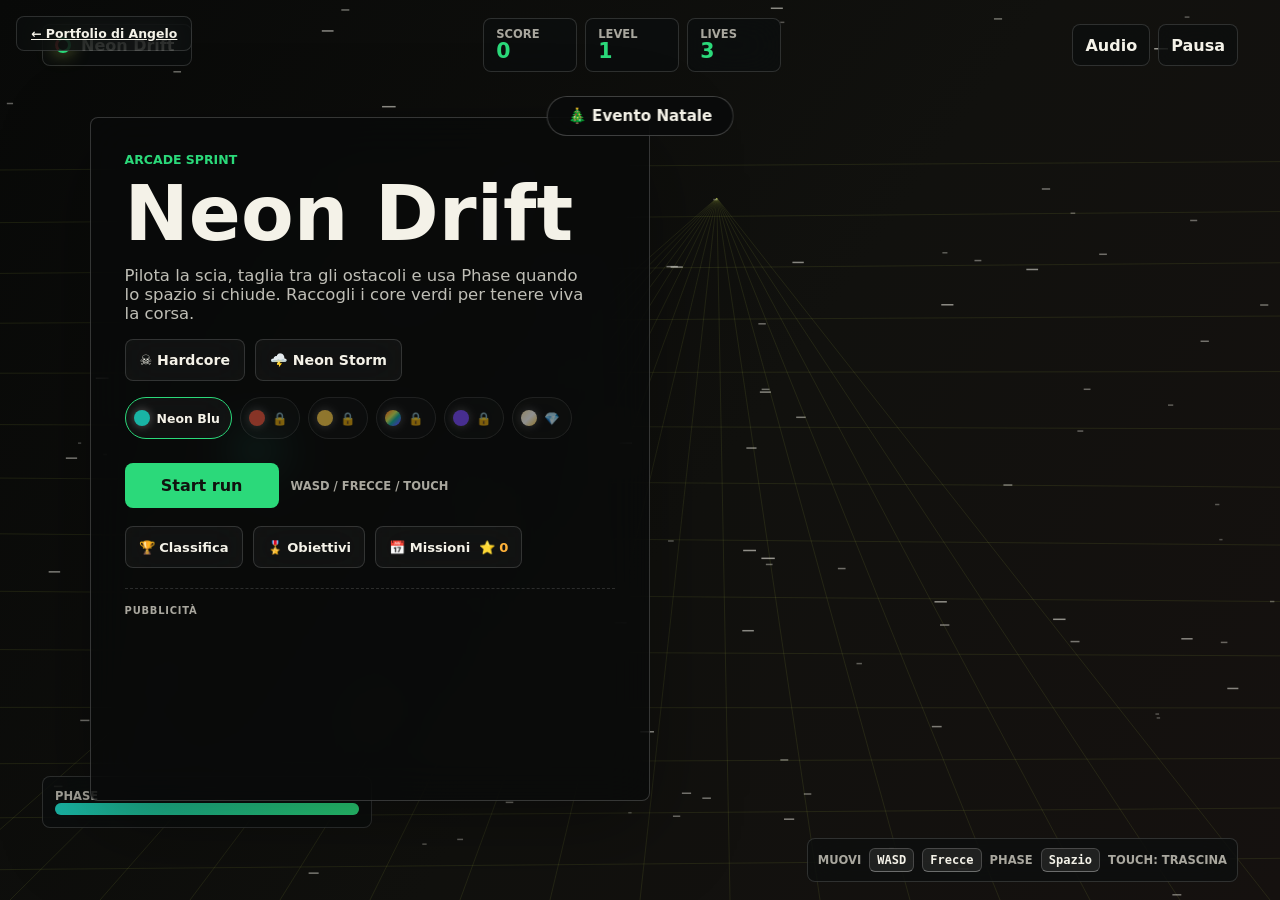
<file: v1/projects/neon-drift/index.html>
<!doctype html>
<html lang="it">
  <head>
    <meta charset="utf-8" />
    <meta name="viewport" content="width=device-width, initial-scale=1" />
    <title>Neon Drift | Progetto di Angelo Lacatena</title>
    <meta
      name="description"
      content="Neon Drift: mini-gioco arcade browser con skin sbloccabili, achievement, missioni giornaliere, modalità Hardcore e Neon Storm. Progetto di Angelo Lacatena."
    />
    <link rel="stylesheet" href="styles.css" />
    <script async src="https://pagead2.googlesyndication.com/pagead/js/adsbygoogle.js?client=ca-pub-4962338915499670" crossorigin="anonymous"></script>
  </head>
  <body>
    <a class="back-pill" href="../../index.html">&larr; Portfolio di Angelo</a>

    <main class="game-shell" aria-label="Neon Drift">
      <canvas id="game" aria-label="Area di gioco Neon Drift"></canvas>

      <header class="hud" aria-label="Statistiche di gioco">
        <div class="brand">
          <span class="brand-mark" aria-hidden="true"></span>
          <span>Neon Drift</span>
        </div>

        <div class="stats" aria-live="polite">
          <div>
            <span>Score</span>
            <strong id="score">0</strong>
          </div>
          <div>
            <span>Level</span>
            <strong id="level">1</strong>
          </div>
          <div>
            <span>Lives</span>
            <strong id="lives">3</strong>
          </div>
          <div class="combo-cell" id="comboCell" hidden>
            <span>Combo</span>
            <strong id="comboValue">0</strong>
          </div>
        </div>

        <div class="controls">
          <button id="muteButton" type="button" aria-pressed="false" title="Audio">Audio</button>
          <button id="pauseButton" type="button" title="Pausa">Pausa</button>
        </div>
      </header>

      <div class="event-banner" id="eventBanner" hidden>
        <span id="eventBannerText"></span>
      </div>

      <section class="energy-wrap" aria-label="Energia phase">
        <span>Phase</span>
        <div class="energy-track"><i id="energyBar"></i></div>
      </section>

      <section class="screen is-visible" id="introScreen" aria-labelledby="introTitle">
        <p class="eyebrow">Arcade sprint</p>
        <h1 id="introTitle">Neon Drift</h1>
        <p>
          Pilota la scia, taglia tra gli ostacoli e usa Phase quando lo spazio
          si chiude. Raccogli i core verdi per tenere viva la corsa.
        </p>

        <p class="challenge-banner" id="challengeBanner" hidden>
          <span id="challengeText"></span>
        </p>

        <div class="mode-toggles" role="group" aria-label="Modalità di gioco">
          <button class="mode-btn" id="hardcoreToggle" type="button" aria-pressed="false">
            ☠️ Hardcore
          </button>
          <button class="mode-btn" id="stormToggle" type="button" aria-pressed="false">
            🌩️ Neon Storm
          </button>
        </div>

        <div class="skin-strip" id="skinStrip" aria-label="Seleziona la tua skin"></div>

        <div class="screen-actions">
          <button class="primary" id="startButton" type="button">Start run</button>
          <span>WASD / frecce / touch</span>
        </div>

        <div class="menu-links">
          <button type="button" data-panel="leaderboardPanel">🏆 Classifica</button>
          <button type="button" data-panel="achievementsPanel">🎖️ Obiettivi</button>
          <button type="button" data-panel="missionsPanel">
            📅 Missioni <span class="stars-pill" id="starsCount">⭐ 0</span>
          </button>
        </div>

        <div class="ad-inline">
          <span class="ad-label">Pubblicità</span>
          <ins
            class="adsbygoogle"
            style="display: inline-block; width: 300px; height: 50px"
            data-ad-client="ca-pub-4962338915499670"
            data-ad-slot="YOUR-AD-SLOT-ID"
          ></ins>
        </div>
      </section>

      <section class="screen" id="endScreen" aria-labelledby="endTitle">
        <p class="eyebrow" id="endEyebrow">Run chiusa</p>
        <h2 id="endTitle">Bel drift.</h2>
        <p id="endCopy">Score finale: 0</p>
        <p class="end-rank" id="endRank" hidden></p>
        <ul class="end-missions" id="endMissions" hidden></ul>
        <div class="screen-actions">
          <button class="primary" id="retryButton" type="button">Rigioca</button>
          <button class="ghost" id="shareButton" type="button">Condividi la sfida</button>
        </div>
        <span class="end-hint">Invio = Rigioca al volo</span>

        <div class="ad-inline">
          <span class="ad-label">Pubblicità</span>
          <ins
            class="adsbygoogle"
            style="display: inline-block; width: 300px; height: 50px"
            data-ad-client="ca-pub-4962338915499670"
            data-ad-slot="YOUR-AD-SLOT-ID"
          ></ins>
        </div>
      </section>

      <div class="panel-backdrop" id="panelBackdrop" hidden>
        <section class="panel" id="leaderboardPanel" aria-labelledby="leaderboardTitle" hidden>
          <div class="panel-head">
            <h2 id="leaderboardTitle">🏆 Classifica locale</h2>
            <button class="panel-close" type="button" data-close>✕</button>
          </div>
          <div class="panel-tabs" role="tablist">
            <button class="panel-tab is-active" data-board="classic" type="button">Classica</button>
            <button class="panel-tab" data-board="hardcore" type="button">Hardcore</button>
          </div>
          <ol class="board-list" id="boardList"></ol>
          <p class="panel-note">
            Classifica salvata su questo dispositivo/browser. Per una Top 100
            mondiale serve un backend condiviso — non ancora collegato.
          </p>
        </section>

        <section class="panel" id="achievementsPanel" aria-labelledby="achievementsTitle" hidden>
          <div class="panel-head">
            <h2 id="achievementsTitle">🎖️ Obiettivi</h2>
            <button class="panel-close" type="button" data-close>✕</button>
          </div>
          <ul class="achv-list" id="achvList"></ul>
        </section>

        <section class="panel" id="missionsPanel" aria-labelledby="missionsTitle" hidden>
          <div class="panel-head">
            <h2 id="missionsTitle">📅 Missioni di oggi</h2>
            <button class="panel-close" type="button" data-close>✕</button>
          </div>
          <ul class="mission-list" id="missionList"></ul>
          <p class="panel-note">
            Completa tutte e tre le missioni per guadagnare una stella. A 3
            stelle sblocchi la skin Cyber.
          </p>
        </section>

        <section class="panel" id="premiumPanel" aria-labelledby="premiumTitle" hidden>
          <div class="panel-head">
            <h2 id="premiumTitle">💎 Skin Prisma</h2>
            <button class="panel-close" type="button" data-close>✕</button>
          </div>
          <p class="premium-copy">
            Una skin a pagamento, fuori dal percorso di gioco gratuito — un
            modo per sostenere Neon Drift se ti sta piacendo.
          </p>
          <a class="primary premium-buy" id="premiumBuyLink" href="#" target="_blank" rel="noopener">
            Ottieni il codice — supporta il gioco
          </a>
          <p class="panel-note">
            Dopo l'acquisto ricevi un codice: inseriscilo qui sotto per
            sbloccare la skin su questo dispositivo.
          </p>
          <div class="premium-redeem">
            <input type="text" id="premiumCodeInput" placeholder="Codice" autocomplete="off" />
            <button type="button" id="premiumRedeemButton">Riscatta</button>
          </div>
        </section>
      </div>

      <div class="toast-stack" id="toastStack" aria-live="polite"></div>

      <footer class="help-bar">
        <span>Muovi</span>
        <kbd>WASD</kbd>
        <kbd>Frecce</kbd>
        <span>Phase</span>
        <kbd>Spazio</kbd>
        <span>Touch: trascina</span>
      </footer>
    </main>

    <script src="meta.js"></script>
    <script src="game.js"></script>
  </body>
</html>
</file>
<file: v1/styles.css>
:root {
  --ink: #0b1420;
  --panel: #10202f;
  --panel-2: #142a3c;
  --line: rgba(237, 240, 235, 0.12);
  --line-strong: rgba(237, 240, 235, 0.22);
  --paper: #edefe9;
  --paper-ink: #10161b;
  --paper-line: rgba(16, 22, 27, 0.14);
  --paper-muted: #565f57;
  --text: #edf0ec;
  --muted: #93a4b0;
  --blue: #4fb6ff;
  --amber: #ffb238;
  --good: #59d9a4;
  --radius: 10px;
  --content: 1180px;
  --font-display: "Space Grotesk", ui-sans-serif, system-ui, sans-serif;
  --font-mono: "IBM Plex Mono", ui-monospace, "SFMono-Regular", Menlo, monospace;
  --font-body: "Inter", ui-sans-serif, system-ui, -apple-system, "Segoe UI", sans-serif;
}

* {
  box-sizing: border-box;
}

html {
  scroll-behavior: smooth;
}

body {
  position: relative;
  margin: 0;
  color: var(--text);
  background: var(--ink);
  font-family: var(--font-body);
  line-height: 1.55;
  overflow-x: hidden;
}

body::before {
  content: "";
  position: fixed;
  inset: -200px;
  z-index: 0;
  pointer-events: none;
  background-image:
    repeating-linear-gradient(0deg, rgba(79, 182, 255, 0.05) 0 1px, transparent 1px 46px),
    repeating-linear-gradient(90deg, rgba(79, 182, 255, 0.05) 0 1px, transparent 1px 46px);
  animation: drift 90s linear infinite;
}

@keyframes drift {
  to {
    transform: translate(46px, 46px);
  }
}

img {
  display: block;
  max-width: 100%;
}

a {
  color: inherit;
  text-decoration: none;
}

ul,
ol {
  margin: 0;
  padding: 0;
  list-style: none;
}

h1,
h2,
h3,
p {
  margin-top: 0;
}

h1,
h2,
h3 {
  font-family: var(--font-display);
  line-height: 1.05;
  letter-spacing: -0.01em;
  font-weight: 700;
}

.skip-link {
  position: fixed;
  top: 12px;
  left: 12px;
  z-index: 50;
  padding: 10px 14px;
  background: var(--blue);
  color: #04121c;
  border-radius: 6px;
  transform: translateY(-160%);
  transition: transform 180ms ease;
}

.skip-link:focus {
  transform: translateY(0);
}

:focus-visible {
  outline: 2px solid var(--blue);
  outline-offset: 3px;
}

/* ---------- layout helpers ---------- */

.section {
  position: relative;
  z-index: 1;
  width: min(var(--content), calc(100% - 40px));
  margin: 0 auto;
  padding: 120px 0;
}

.section-head {
  max-width: 640px;
  margin-bottom: 48px;
}

.eyebrow {
  display: inline-flex;
  align-items: center;
  gap: 8px;
  margin: 0 0 14px;
  color: var(--blue);
  font-family: var(--font-mono);
  font-size: 0.78rem;
  font-weight: 600;
  letter-spacing: 0.06em;
  text-transform: uppercase;
}

.section-head h2 {
  font-size: clamp(1.8rem, 3vw, 2.6rem);
}

/* ---------- nav ---------- */

.nav {
  position: fixed;
  top: 0;
  left: 0;
  right: 0;
  z-index: 40;
  display: flex;
  align-items: center;
  justify-content: space-between;
  gap: 20px;
  padding: 16px clamp(20px, 5vw, 56px);
  border-bottom: 1px solid transparent;
  transition: background 220ms ease, border-color 220ms ease, backdrop-filter 220ms ease;
}

.nav.is-scrolled {
  background: rgba(11, 20, 32, 0.82);
  border-color: var(--line);
  backdrop-filter: blur(16px);
}

.nav-brand {
  display: flex;
  align-items: center;
  gap: 10px;
  font-family: var(--font-display);
  font-weight: 700;
}

.nav-mark {
  display: grid;
  place-items: center;
  width: 32px;
  height: 32px;
  border: 1.5px solid var(--blue);
  border-radius: 6px;
  color: var(--blue);
  font-family: var(--font-mono);
  font-size: 0.72rem;
  font-weight: 600;
}

.nav-name {
  font-size: 0.98rem;
}

.nav-links {
  display: flex;
  gap: 26px;
  font-size: 0.92rem;
  color: var(--muted);
}

.nav-links a:hover,
.nav-links a:focus-visible {
  color: var(--text);
}

.nav-status {
  display: inline-flex;
  align-items: center;
  gap: 8px;
  padding: 8px 14px;
  border: 1px solid var(--line-strong);
  border-radius: 999px;
  font-family: var(--font-mono);
  font-size: 0.76rem;
  color: var(--text);
  white-space: nowrap;
}

.dot {
  width: 8px;
  height: 8px;
  border-radius: 50%;
  background: var(--good);
  animation: pulse 2.4s ease-out infinite;
}

@keyframes pulse {
  0% {
    box-shadow: 0 0 0 0 rgba(89, 217, 164, 0.55);
  }
  70% {
    box-shadow: 0 0 0 9px rgba(89, 217, 164, 0);
  }
  100% {
    box-shadow: 0 0 0 0 rgba(89, 217, 164, 0);
  }
}

/* ---------- buttons ---------- */

.btn {
  display: inline-flex;
  align-items: center;
  justify-content: center;
  gap: 8px;
  min-height: 50px;
  padding: 13px 22px;
  border: 1px solid transparent;
  border-radius: 8px;
  font-family: var(--font-display);
  font-weight: 700;
  font-size: 0.96rem;
  cursor: pointer;
  transition: transform 180ms ease, background 180ms ease, border-color 180ms ease, color 180ms ease;
}

.btn:hover,
.btn:focus-visible {
  transform: translateY(-2px);
}

.btn-primary {
  color: #04121c;
  background: var(--blue);
}

.btn-primary:hover,
.btn-primary:focus-visible {
  background: #78c8ff;
}

.btn-ghost {
  color: var(--text);
  background: transparent;
  border-color: var(--line-strong);
}

.btn-ghost:hover,
.btn-ghost:focus-visible {
  border-color: var(--blue);
  color: var(--blue);
}

.btn-sm {
  min-height: 42px;
  padding: 9px 16px;
  font-size: 0.85rem;
}

/* ---------- reveal on load (hero) ---------- */

.reveal-load {
  opacity: 0;
  transform: translateY(14px);
  animation: rise 700ms cubic-bezier(0.16, 1, 0.3, 1) forwards;
  animation-delay: calc(var(--d, 0) * 90ms);
}

@keyframes rise {
  to {
    opacity: 1;
    transform: translateY(0);
  }
}

/* ---------- reveal on scroll ---------- */

.reveal {
  opacity: 0;
  transform: translateY(20px);
  transition: opacity 650ms ease, transform 650ms ease;
}

.reveal.is-visible {
  opacity: 1;
  transform: translateY(0);
}

/* ---------- hero ---------- */

.hero {
  position: relative;
  padding: clamp(140px, 18vw, 200px) 0 clamp(60px, 8vw, 100px);
  width: min(var(--content), calc(100% - 40px));
  margin: 0 auto;
}

.hero-grid {
  display: grid;
  grid-template-columns: minmax(0, 1.15fr) minmax(260px, 0.85fr);
  gap: clamp(32px, 6vw, 72px);
  align-items: center;
}

.hero h1 {
  font-size: clamp(2.4rem, 5.4vw, 4.4rem);
  max-width: 16ch;
  margin-bottom: 22px;
}

.hero-sub {
  max-width: 56ch;
  margin-bottom: 30px;
  color: var(--muted);
  font-size: 1.08rem;
}

.hero-actions {
  display: flex;
  flex-wrap: wrap;
  gap: 12px;
  margin-bottom: 36px;
}

.hero-facts {
  display: flex;
  flex-wrap: wrap;
  gap: 10px;
}

.hero-facts li {
  display: flex;
  align-items: baseline;
  gap: 7px;
  padding: 9px 13px;
  border: 1px solid var(--line-strong);
  border-radius: 8px;
  font-family: var(--font-mono);
  font-size: 0.8rem;
  color: var(--muted);
}

.hero-facts strong {
  color: var(--text);
  font-family: var(--font-display);
  font-size: 1rem;
}

.hero-photo {
  display: flex;
  justify-content: center;
}

.id-badge {
  position: relative;
  width: min(280px, 100%);
  padding: 18px;
  border: 1px solid var(--line-strong);
  border-radius: 6px;
  background: var(--panel);
  transform: rotate(-2deg);
  box-shadow: 0 30px 60px rgba(0, 0, 0, 0.35);
}

.id-badge img {
  width: 100%;
  aspect-ratio: 1 / 1;
  object-fit: cover;
  border-radius: 4px;
  filter: saturate(0.96);
}

.id-caption {
  display: flex;
  justify-content: space-between;
  margin-top: 12px;
  padding-top: 10px;
  border-top: 1px dashed var(--line-strong);
  font-family: var(--font-mono);
  font-size: 0.72rem;
  letter-spacing: 0.05em;
  color: var(--muted);
}

.reg-mark {
  position: absolute;
  width: 16px;
  height: 16px;
}

.reg-mark::before,
.reg-mark::after {
  content: "";
  position: absolute;
  background: var(--blue);
}

.reg-mark::before {
  top: 50%;
  left: 0;
  right: 0;
  height: 1.5px;
  transform: translateY(-50%);
}

.reg-mark::after {
  left: 50%;
  top: 0;
  bottom: 0;
  width: 1.5px;
  transform: translateX(-50%);
}

.corner-tl {
  top: -8px;
  left: -8px;
}

.corner-tr {
  top: -8px;
  right: -8px;
}

.corner-bl {
  bottom: -8px;
  left: -8px;
}

.corner-br {
  bottom: -8px;
  right: -8px;
}

/* ---------- about ---------- */

.about-grid {
  display: grid;
  grid-template-columns: minmax(0, 1.2fr) minmax(260px, 0.8fr);
  gap: clamp(32px, 6vw, 64px);
}

.about-copy p {
  margin-bottom: 18px;
  color: var(--muted);
  font-size: 1.03rem;
}

.about-copy strong {
  color: var(--text);
}

.toolbox {
  display: grid;
  gap: 22px;
  align-content: start;
  padding: 24px;
  border: 1px solid var(--line);
  border-radius: var(--radius);
  background: var(--panel);
}

.tool-label {
  margin: 0 0 10px;
  color: var(--muted);
  font-family: var(--font-mono);
  font-size: 0.72rem;
  letter-spacing: 0.06em;
  text-transform: uppercase;
}

.tool-tags {
  display: flex;
  flex-wrap: wrap;
  gap: 8px;
}

.tool-tags span {
  padding: 7px 12px;
  border: 1px solid var(--line-strong);
  border-radius: 999px;
  font-size: 0.82rem;
  color: var(--text);
  background: rgba(79, 182, 255, 0.06);
}

/* ---------- projects / tickets ---------- */

.ticket-grid {
  display: grid;
  grid-template-columns: repeat(2, 1fr);
  gap: 24px;
}

.ticket {
  position: relative;
  padding: 30px 26px 26px;
  border: 1px solid var(--line);
  border-radius: var(--radius);
  background: var(--panel);
  transform: rotate(var(--r, -0.5deg));
  transition: transform 220ms ease, border-color 220ms ease, box-shadow 220ms ease;
}

.ticket:nth-child(2n) {
  --r: 0.5deg;
}

.ticket::before {
  content: "";
  position: absolute;
  top: -1px;
  left: 0;
  right: 0;
  height: 12px;
  background: radial-gradient(circle 6px at 12px 0, var(--ink) 99%, transparent 100%) repeat-x;
  background-size: 26px 12px;
}

.ticket:hover {
  transform: rotate(0deg) translateY(-4px);
  border-color: var(--blue);
  box-shadow: 0 22px 50px rgba(0, 0, 0, 0.32);
}

.ticket-wip:hover {
  border-color: var(--amber);
}

.ticket-top {
  display: flex;
  align-items: center;
  justify-content: space-between;
  padding-bottom: 16px;
  margin-bottom: 18px;
  border-bottom: 1px dashed var(--line-strong);
}

.ticket-no {
  font-family: var(--font-mono);
  font-size: 0.78rem;
  color: var(--muted);
  letter-spacing: 0.05em;
}

.stamp {
  display: inline-block;
  padding: 4px 10px;
  border: 1.5px solid currentColor;
  border-radius: 4px;
  transform: rotate(-4deg);
  font-family: var(--font-mono);
  font-size: 0.66rem;
  font-weight: 600;
  letter-spacing: 0.05em;
  text-transform: uppercase;
}

.stamp-live {
  color: var(--good);
}

.stamp-published {
  color: var(--amber);
}

.stamp-wip {
  color: var(--muted);
  border-style: dashed;
}

.ticket h3 {
  margin-bottom: 6px;
  font-size: 1.5rem;
}

.ticket-title-with-logo {
  display: flex;
  align-items: center;
  gap: 10px;
}

.ticket-logo {
  width: 30px;
  height: 30px;
  object-fit: contain;
}

.ticket-tagline {
  margin-bottom: 14px;
  color: var(--blue);
  font-size: 0.92rem;
  font-weight: 600;
}

.ticket-copy {
  margin-bottom: 20px;
  color: var(--muted);
  font-size: 0.96rem;
}

.tags {
  display: flex;
  flex-wrap: wrap;
  gap: 8px;
  margin-bottom: 22px;
}

.tags span {
  padding: 5px 10px;
  border-radius: 999px;
  background: rgba(237, 240, 235, 0.07);
  font-family: var(--font-mono);
  font-size: 0.72rem;
  color: var(--muted);
}

/* ---------- timeline ---------- */

.timeline {
  position: relative;
  z-index: 1;
  background: var(--paper);
  color: var(--paper-ink);
}

.timeline .eyebrow {
  color: #2c6b8f;
}

.timeline .section-head h2 {
  color: var(--paper-ink);
}

.rail {
  position: relative;
}

.rail::before {
  content: "";
  position: absolute;
  left: 148px;
  top: 8px;
  bottom: 8px;
  width: 2px;
  background: var(--paper-line);
}

.rail-item {
  position: relative;
  display: grid;
  grid-template-columns: 130px 1fr;
  gap: 26px;
  padding: 22px 0;
  border-bottom: 1px solid var(--paper-line);
}

.rail-item:first-child {
  padding-top: 0;
}

.rail-item::after {
  content: "";
  position: absolute;
  left: 143px;
  top: 27px;
  width: 12px;
  height: 12px;
  border-radius: 50%;
  background: #2c6b8f;
  border: 3px solid var(--paper);
}

.rail-date {
  align-self: start;
  padding-top: 3px;
  font-family: var(--font-mono);
  font-size: 0.78rem;
  color: var(--paper-muted);
  text-align: right;
}

.rail-body h3 {
  margin-bottom: 4px;
  font-size: 1.08rem;
  color: var(--paper-ink);
}

.rail-body p {
  color: var(--paper-muted);
  font-size: 0.94rem;
}

.rail-item-highlight::after {
  background: var(--amber);
}

.rail-item-highlight .rail-body h3 {
  color: #8a5a05;
}

.rail-item-open {
  border-bottom: none;
}

.rail-item-open::after {
  background: var(--good);
  animation: pulse 2.4s ease-out infinite;
}

/* ---------- contact ---------- */

.contact {
  padding-bottom: clamp(120px, 14vw, 180px);
}

.contact-panel {
  position: relative;
  padding: clamp(32px, 6vw, 64px);
  border-radius: var(--radius);
  background:
    radial-gradient(1200px 400px at 20% -10%, rgba(79, 182, 255, 0.16), transparent),
    linear-gradient(160deg, var(--panel-2), var(--panel));
  border: 1px solid var(--line);
}

.contact-panel h2 {
  max-width: 20ch;
  font-size: clamp(1.9rem, 3.6vw, 2.8rem);
  margin-bottom: 16px;
}

.contact-panel > p {
  max-width: 56ch;
  margin-bottom: 30px;
  color: var(--muted);
  font-size: 1.05rem;
}

.contact-actions {
  display: flex;
  flex-wrap: wrap;
  gap: 12px;
}

/* ---------- footer ---------- */

.site-footer {
  position: relative;
  z-index: 1;
  display: flex;
  flex-wrap: wrap;
  align-items: center;
  justify-content: space-between;
  gap: 12px;
  width: min(var(--content), calc(100% - 40px));
  margin: 0 auto;
  padding: 28px 0 48px;
  border-top: 1px solid var(--line);
  color: var(--muted);
  font-family: var(--font-mono);
  font-size: 0.78rem;
}

.footer-links {
  display: flex;
  gap: 18px;
}

.footer-links a:hover,
.footer-links a:focus-visible {
  color: var(--blue);
}

/* ---------- responsive ---------- */

@media (max-width: 980px) {
  .nav-links {
    display: none;
  }

  .hero-grid {
    grid-template-columns: 1fr;
  }

  .hero-photo {
    order: -1;
  }

  .about-grid {
    grid-template-columns: 1fr;
  }

  .ticket-grid {
    grid-template-columns: 1fr;
  }

  .rail::before {
    left: 96px;
  }

  .rail-item {
    grid-template-columns: 80px 1fr;
    gap: 16px;
  }

  .rail-item::after {
    left: 91px;
  }
}

@media (max-width: 640px) {
  .nav {
    padding: 14px 18px;
  }

  .nav-name {
    display: none;
  }

  .section {
    padding: 84px 0;
  }

  .hero {
    padding-top: 128px;
  }

  .hero h1 {
    font-size: clamp(2rem, 9vw, 2.6rem);
  }

  .contact-actions {
    flex-direction: column;
    align-items: stretch;
  }

  .contact-actions .btn {
    width: 100%;
  }

  .site-footer {
    flex-direction: column;
    align-items: flex-start;
  }
}

@media (prefers-reduced-motion: reduce) {
  *,
  *::before,
  *::after {
    scroll-behavior: auto !important;
    animation-duration: 0.01ms !important;
    animation-iteration-count: 1 !important;
    transition-duration: 0.01ms !important;
  }

  body::before {
    animation: none;
  }

  .reveal,
  .reveal-load {
    opacity: 1;
    transform: none;
  }
}
</file>
<file: projects/flash-city-rush/styles.css>
:root {
  --ink: #151515;
  --paper: #fff4c5;
  --panel: rgba(255, 244, 197, 0.92);
  --line: #151515;
  --red: #ef3d2f;
  --blue: #2f75ff;
  --green: #2bb66f;
  --gold: #ffbf2e;
  --purple: #7d4dff;
  --white: #ffffff;
  --radius: 8px;
}

* {
  box-sizing: border-box;
}

html,
body {
  width: 100%;
  height: 100%;
}

body {
  margin: 0;
  overflow: hidden;
  color: var(--ink);
  background: #111;
  font-family:
    "Trebuchet MS", ui-sans-serif, system-ui, -apple-system, BlinkMacSystemFont,
    "Segoe UI", sans-serif;
}

button,
kbd {
  font: inherit;
}

.back-pill {
  position: fixed;
  top: 16px;
  left: 16px;
  z-index: 8;
  padding: 9px 14px;
  border: 3px solid var(--line);
  border-radius: var(--radius);
  color: var(--ink);
  background: var(--panel);
  box-shadow: 4px 4px 0 rgba(0, 0, 0, 0.9);
  font-size: 0.78rem;
  font-weight: 900;
  text-transform: uppercase;
  transition: transform 120ms ease;
}

.back-pill:hover,
.back-pill:focus-visible {
  transform: translate(2px, 2px);
  box-shadow: 2px 2px 0 rgba(0, 0, 0, 0.9);
}

.game-shell {
  position: relative;
  width: 100vw;
  height: 100svh;
  min-height: 560px;
  overflow: hidden;
  background: #111;
}

canvas {
  position: absolute;
  inset: 0;
  width: 100%;
  height: 100%;
}

.hud {
  position: absolute;
  top: 0;
  left: 0;
  right: 0;
  z-index: 4;
  display: grid;
  grid-template-columns: auto auto 1fr;
  align-items: start;
  gap: 12px;
  padding: 16px clamp(14px, 4vw, 34px);
  pointer-events: none;
}

.brand,
.wanted,
.stats > div,
.brief,
.mission-panel,
.controls,
.big-map {
  border: 3px solid var(--line);
  border-radius: var(--radius);
  background: var(--panel);
  box-shadow: 6px 6px 0 rgba(0, 0, 0, 0.9);
}

.brand,
.wanted,
.stats,
.mission-panel,
.controls,
.brief,
.big-map,
.touch-controls {
  pointer-events: auto;
}

.brand {
  display: flex;
  align-items: center;
  gap: 10px;
  min-height: 54px;
  padding: 9px 12px;
  font-weight: 900;
  text-transform: uppercase;
}

.brand-badge {
  display: grid;
  width: 30px;
  height: 30px;
  place-items: center;
  color: var(--paper);
  border: 3px solid var(--line);
  border-radius: 50%;
  background: var(--red);
}

.wanted {
  min-width: 86px;
  min-height: 54px;
  padding: 8px 10px;
}

.stats {
  display: flex;
  justify-content: flex-end;
  gap: 10px;
}

.stats > div {
  min-width: 126px;
  min-height: 54px;
  padding: 8px 10px;
}

.wanted span,
.stats span,
.controls span,
.eyebrow {
  display: block;
  font-size: 0.74rem;
  font-weight: 900;
  letter-spacing: 0;
  text-transform: uppercase;
}

.wanted strong,
.stats strong {
  display: block;
  font-size: 1.2rem;
  line-height: 1.05;
}

.wanted strong {
  color: var(--red);
}

.stats strong {
  color: var(--blue);
}

.brief {
  position: absolute;
  left: clamp(16px, 7vw, 84px);
  bottom: clamp(96px, 15vh, 150px);
  z-index: 6;
  width: min(520px, calc(100vw - 32px));
  padding: clamp(20px, 4vw, 30px);
  transition:
    opacity 220ms ease,
    transform 220ms ease;
}

.brief.is-hidden {
  opacity: 0;
  transform: translateY(20px);
  pointer-events: none;
}

.eyebrow {
  margin: 0 0 10px;
  color: var(--red);
}

h1,
p {
  margin-top: 0;
}

h1 {
  margin-bottom: 12px;
  font-size: 4.1rem;
  line-height: 0.9;
  letter-spacing: 0;
}

.brief p {
  max-width: 42ch;
  font-size: 1.05rem;
  font-weight: 800;
}

.brief button {
  min-height: 48px;
  padding: 10px 18px;
  color: var(--paper);
  border: 3px solid var(--line);
  border-radius: var(--radius);
  cursor: pointer;
  background: var(--red);
  box-shadow: 4px 4px 0 var(--line);
  font-weight: 900;
  text-transform: uppercase;
}

.brief button:active {
  transform: translate(3px, 3px);
  box-shadow: 1px 1px 0 var(--line);
}

.mission-panel {
  position: absolute;
  top: 88px;
  right: clamp(14px, 4vw, 34px);
  z-index: 4;
  width: min(360px, calc(100vw - 28px));
  padding: 12px;
}

.mission-panel p {
  margin-bottom: 10px;
  font-weight: 900;
}

.meter {
  display: grid;
  grid-template-columns: 52px 1fr;
  align-items: center;
  gap: 8px;
}

.meter span {
  font-weight: 900;
}

.meter i {
  display: block;
  height: 12px;
  border: 2px solid var(--line);
  border-radius: 999px;
  background: var(--green);
  transform-origin: left center;
}

.controls {
  position: absolute;
  left: clamp(14px, 4vw, 34px);
  right: clamp(14px, 4vw, 34px);
  bottom: 14px;
  z-index: 4;
  display: flex;
  flex-wrap: wrap;
  align-items: center;
  gap: 8px;
  width: fit-content;
  max-width: calc(100vw - 28px);
  padding: 8px 10px;
}

kbd {
  min-width: 38px;
  padding: 3px 7px;
  border: 2px solid var(--line);
  border-radius: 6px;
  background: var(--white);
  box-shadow: 2px 2px 0 var(--line);
  font-size: 0.82rem;
  font-weight: 900;
  text-align: center;
}

.big-map {
  position: absolute;
  inset: 74px 34px 70px 34px;
  z-index: 5;
  display: none;
  overflow: hidden;
}

.big-map.is-visible {
  display: block;
}

.touch-controls {
  position: absolute;
  right: 14px;
  bottom: 82px;
  z-index: 4;
  display: none;
  grid-template-columns: 54px 54px 54px;
  grid-template-rows: 54px 54px 54px;
  gap: 8px;
}

.touch-controls button {
  color: var(--ink);
  border: 3px solid var(--line);
  border-radius: var(--radius);
  background: var(--panel);
  box-shadow: 3px 3px 0 var(--line);
  font-weight: 900;
}

.touch-controls [data-touch="up"] {
  grid-column: 2;
}

.touch-controls [data-touch="left"] {
  grid-column: 1;
  grid-row: 2;
}

.touch-controls [data-touch="right"] {
  grid-column: 3;
  grid-row: 2;
}

.touch-controls [data-touch="down"] {
  grid-column: 2;
  grid-row: 3;
}

.touch-controls [data-touch="action"] {
  grid-column: 3;
  grid-row: 3;
  background: var(--gold);
}

@media (max-width: 820px) {
  .game-shell {
    min-height: 620px;
  }

  .hud {
    grid-template-columns: 1fr auto;
  }

  .stats {
    grid-column: 1 / -1;
    justify-content: stretch;
  }

  .stats > div {
    flex: 1;
    min-width: 0;
  }

  h1 {
    font-size: 3rem;
  }

  .mission-panel {
    top: 146px;
    left: 14px;
    right: auto;
  }

  .controls {
    display: none;
  }

  .touch-controls {
    display: grid;
  }

  .back-pill {
    top: 12px;
    left: 12px;
    padding: 7px 11px;
    font-size: 0.7rem;
  }
}
</file>
<file: projects/kairo-os/styles.css>
:root {
  --ink: #141414;
  --paper: #f7f7f2;
  --muted: #67645d;
  --line: #d8d3c8;
  --white: #ffffff;
  --ember: #e94b35;
  --teal: #118a83;
  --cobalt: #315fd4;
  --lime: #d7ed57;
  --graphite: #202326;
  --shadow: 0 22px 70px rgba(20, 20, 20, 0.18);
  --radius: 8px;
}

* {
  box-sizing: border-box;
}

html {
  scroll-behavior: smooth;
}

body {
  margin: 0;
  color: var(--ink);
  background: var(--paper);
  font-family:
    Inter, ui-sans-serif, system-ui, -apple-system, BlinkMacSystemFont, "Segoe UI",
    sans-serif;
  line-height: 1.5;
}

img {
  display: block;
  max-width: 100%;
}

a {
  color: inherit;
  text-decoration: none;
}

.skip-link {
  position: fixed;
  top: 12px;
  left: 12px;
  z-index: 20;
  padding: 10px 14px;
  background: var(--lime);
  color: var(--ink);
  transform: translateY(-150%);
  transition: transform 180ms ease;
}

.skip-link:focus {
  transform: translateY(0);
}

.back-pill {
  position: fixed;
  top: 18px;
  right: 18px;
  z-index: 30;
  padding: 9px 14px;
  border-radius: 999px;
  color: var(--ink);
  background: var(--lime);
  font-size: 0.82rem;
  font-weight: 800;
  box-shadow: 0 10px 26px rgba(20, 20, 20, 0.22);
  transition: transform 160ms ease;
}

.back-pill:hover,
.back-pill:focus-visible {
  transform: translateY(-2px);
}

.site-header {
  position: fixed;
  top: 0;
  left: 0;
  right: 0;
  z-index: 10;
  display: grid;
  grid-template-columns: auto 1fr auto;
  align-items: center;
  gap: 24px;
  padding: 18px clamp(20px, 5vw, 64px);
  color: var(--white);
  transition:
    background 220ms ease,
    color 220ms ease,
    box-shadow 220ms ease,
    padding 220ms ease;
}

.site-header.is-scrolled {
  padding-block: 12px;
  color: var(--ink);
  background: rgba(247, 247, 242, 0.9);
  box-shadow: 0 12px 34px rgba(20, 20, 20, 0.08);
  backdrop-filter: blur(18px);
}

.brand,
.site-nav,
.header-action {
  display: flex;
  align-items: center;
}

.brand {
  gap: 10px;
  font-weight: 800;
}

.brand-mark {
  display: grid;
  width: 34px;
  height: 34px;
  place-items: center;
  color: var(--ink);
  background: var(--lime);
  border-radius: 50%;
}

.site-nav {
  justify-content: center;
  gap: 8px;
}

.site-nav a,
.header-action {
  min-height: 38px;
  padding: 9px 12px;
  border-radius: 999px;
  font-size: 0.92rem;
  font-weight: 700;
}

.site-nav a {
  color: currentColor;
  opacity: 0.84;
}

.site-nav a:hover,
.site-nav a:focus-visible {
  opacity: 1;
  background: rgba(255, 255, 255, 0.14);
}

.site-header.is-scrolled .site-nav a:hover,
.site-header.is-scrolled .site-nav a:focus-visible {
  background: rgba(20, 20, 20, 0.07);
}

.header-action {
  justify-content: center;
  color: var(--ink);
  background: var(--white);
}

.site-header.is-scrolled .header-action {
  color: var(--white);
  background: var(--ink);
}

.hero {
  position: relative;
  isolation: isolate;
  display: flex;
  align-items: end;
  height: min(760px, 84svh);
  min-height: 500px;
  overflow: hidden;
  color: var(--white);
}

.hero-media,
.hero-shade {
  position: absolute;
  inset: 0;
}

.hero-media {
  z-index: -3;
  width: 100%;
  height: 100%;
  object-fit: cover;
  object-position: 58% center;
  transform: scale(1.03);
  transition: transform 800ms ease;
}

.hero-shade {
  z-index: -2;
  background:
    linear-gradient(90deg, rgba(11, 11, 10, 0.86), rgba(11, 11, 10, 0.3) 58%, rgba(11, 11, 10, 0.12)),
    linear-gradient(0deg, rgba(11, 11, 10, 0.64), rgba(11, 11, 10, 0.1) 42%);
}

.hero-content {
  width: min(1180px, calc(100% - 40px));
  margin: 0 auto;
  padding: 120px 0 52px;
}

.eyebrow {
  margin: 0 0 14px;
  color: var(--ember);
  font-size: 0.78rem;
  font-weight: 900;
  letter-spacing: 0;
  text-transform: uppercase;
}

.hero .eyebrow {
  color: var(--lime);
}

h1,
h2,
h3,
p {
  margin-top: 0;
}

h1,
h2,
h3 {
  line-height: 0.95;
  letter-spacing: 0;
}

h1 {
  max-width: 760px;
  margin-bottom: 22px;
  font-size: 7.2rem;
}

h2 {
  font-size: 3.5rem;
}

h3 {
  font-size: 1.35rem;
}

.hero-copy {
  max-width: 610px;
  margin-bottom: 28px;
  color: rgba(255, 255, 255, 0.88);
  font-size: 1.3rem;
}

.hero-actions {
  display: flex;
  flex-wrap: wrap;
  gap: 12px;
  margin-bottom: 34px;
}

.button {
  display: inline-flex;
  align-items: center;
  justify-content: center;
  min-height: 48px;
  padding: 13px 18px;
  border: 1px solid transparent;
  border-radius: var(--radius);
  font-weight: 900;
  transition:
    transform 180ms ease,
    background 180ms ease,
    border-color 180ms ease;
}

.button:hover,
.button:focus-visible {
  transform: translateY(-2px);
}

.button-primary {
  color: var(--ink);
  background: var(--lime);
}

.button-secondary {
  color: var(--white);
  border-color: rgba(255, 255, 255, 0.44);
  background: rgba(255, 255, 255, 0.08);
}

.hero-facts {
  display: flex;
  flex-wrap: wrap;
  gap: 10px;
  color: rgba(255, 255, 255, 0.78);
}

.hero-facts span {
  display: inline-flex;
  align-items: baseline;
  gap: 8px;
  min-height: 38px;
  padding: 7px 11px;
  border: 1px solid rgba(255, 255, 255, 0.18);
  border-radius: var(--radius);
  background: rgba(20, 20, 20, 0.34);
}

.hero-facts strong {
  color: var(--white);
  font-size: 1.1rem;
}

.signal-strip {
  display: grid;
  grid-template-columns: repeat(4, 1fr);
  border-block: 1px solid var(--line);
  background: var(--white);
}

.signal-strip div {
  min-height: 118px;
  padding: 22px clamp(16px, 4vw, 42px);
  border-right: 1px solid var(--line);
}

.signal-strip div:last-child {
  border-right: 0;
}

.metric {
  display: block;
  margin-bottom: 2px;
  color: var(--ember);
  font-size: 2.4rem;
  font-weight: 900;
  line-height: 1;
}

.signal-strip span:last-child {
  color: var(--muted);
  font-weight: 700;
}

.section {
  width: min(1180px, calc(100% - 40px));
  margin: 0 auto;
  padding: 112px 0;
}

.section-head {
  display: grid;
  grid-template-columns: minmax(0, 0.9fr) minmax(280px, 1.1fr);
  gap: 48px;
  align-items: end;
  margin-bottom: 42px;
}

.section-head h2 {
  grid-column: 2;
  margin-bottom: 0;
}

.section-head .eyebrow {
  grid-column: 1;
}

.proof-grid,
.work-grid {
  display: grid;
  grid-template-columns: repeat(3, 1fr);
  gap: 16px;
}

.proof-card,
.module-card,
.work-card,
.contact-panel {
  border-radius: var(--radius);
}

.proof-card {
  min-height: 260px;
  padding: 24px;
  border: 1px solid var(--line);
  background: var(--white);
  box-shadow: 0 18px 42px rgba(20, 20, 20, 0.06);
}

.proof-index,
.module-card span,
.work-card span,
.method-list span {
  display: inline-block;
  margin-bottom: 44px;
  color: var(--teal);
  font-size: 0.78rem;
  font-weight: 900;
  letter-spacing: 0;
  text-transform: uppercase;
}

.proof-card p,
.module-card p,
.work-card p,
.product-copy p,
.contact-panel p,
.method-list p {
  color: var(--muted);
}

.product-band {
  display: grid;
  grid-template-columns: minmax(300px, 0.95fr) minmax(360px, 1.05fr);
  gap: clamp(28px, 6vw, 86px);
  padding: 108px clamp(20px, 5vw, 64px);
  color: var(--white);
  background: var(--graphite);
}

.product-copy {
  position: sticky;
  top: 108px;
  align-self: start;
}

.product-copy .eyebrow {
  color: var(--lime);
}

.product-copy h2 {
  max-width: 560px;
}

.product-copy p {
  max-width: 540px;
  color: rgba(255, 255, 255, 0.72);
  font-size: 1.1rem;
}

.module-list {
  display: grid;
  gap: 14px;
}

.module-card {
  min-height: 210px;
  padding: 26px;
  border: 1px solid rgba(255, 255, 255, 0.14);
  background: rgba(255, 255, 255, 0.06);
}

.module-card:nth-child(2) span {
  color: var(--lime);
}

.module-card:nth-child(3) span {
  color: #ffb13b;
}

.module-card p {
  color: rgba(255, 255, 255, 0.68);
}

.work-section {
  padding-bottom: 124px;
}

.work-card {
  overflow: hidden;
  border: 1px solid var(--line);
  background: var(--white);
  box-shadow: 0 18px 42px rgba(20, 20, 20, 0.06);
}

.work-card img {
  width: 100%;
  aspect-ratio: 5 / 3;
  object-fit: cover;
  background: var(--graphite);
}

.work-card div {
  padding: 22px;
}

.work-card span {
  margin-bottom: 26px;
}

.method-section {
  padding: 108px clamp(20px, 5vw, 64px);
  background: #f0f4f1;
}

.method-head {
  width: min(1180px, 100%);
  margin: 0 auto 38px;
}

.method-head h2 {
  max-width: 780px;
}

.method-list {
  display: grid;
  grid-template-columns: repeat(4, 1fr);
  gap: 1px;
  width: min(1180px, 100%);
  margin: 0 auto;
  padding: 0;
  list-style: none;
  background: var(--line);
  border: 1px solid var(--line);
}

.method-list li {
  min-height: 270px;
  padding: 24px;
  background: var(--paper);
}

.method-list strong {
  display: block;
  margin-bottom: 14px;
  font-size: 1.4rem;
}

.contact-section {
  padding: 112px clamp(20px, 5vw, 64px);
  background: var(--ink);
}

.contact-panel {
  width: min(1180px, 100%);
  margin: 0 auto;
  padding: clamp(28px, 6vw, 70px);
  color: var(--white);
  background:
    linear-gradient(135deg, rgba(233, 75, 53, 0.26), rgba(17, 138, 131, 0.2)),
    #24211f;
}

.contact-panel h2 {
  max-width: 840px;
}

.contact-panel p {
  max-width: 620px;
  color: rgba(255, 255, 255, 0.74);
  font-size: 1.1rem;
}

.reveal {
  opacity: 0;
  transform: translateY(18px);
  transition:
    opacity 650ms ease,
    transform 650ms ease;
}

.reveal.is-visible {
  opacity: 1;
  transform: translateY(0);
}

.hero .reveal {
  opacity: 1;
  transform: translateY(0);
}

@media (max-width: 980px) {
  .site-header {
    grid-template-columns: 1fr auto;
  }

  .site-nav {
    display: none;
  }

  h1 {
    font-size: 5rem;
  }

  h2 {
    font-size: 2.7rem;
  }

  .section-head,
  .product-band {
    grid-template-columns: 1fr;
  }

  .section-head h2,
  .section-head .eyebrow {
    grid-column: auto;
  }

  .proof-grid,
  .work-grid,
  .method-list {
    grid-template-columns: 1fr 1fr;
  }

  .product-copy {
    position: static;
  }
}

@media (max-width: 700px) {
  .site-header {
    padding-inline: 16px;
  }

  .header-action {
    display: none;
  }

  .hero {
    height: 82svh;
    min-height: 470px;
  }

  .hero-media {
    object-position: 66% center;
  }

  .hero-shade {
    background:
      linear-gradient(90deg, rgba(11, 11, 10, 0.9), rgba(11, 11, 10, 0.42)),
      linear-gradient(0deg, rgba(11, 11, 10, 0.7), rgba(11, 11, 10, 0.08));
  }

  .hero-content {
    width: calc(100% - 32px);
    padding-bottom: 28px;
  }

  h1 {
    font-size: 3.6rem;
  }

  h2 {
    font-size: 2.15rem;
  }

  .hero-copy {
    font-size: 1.05rem;
  }

  .button {
    width: 100%;
  }

  .hero-facts {
    display: none;
  }

  .signal-strip,
  .proof-grid,
  .work-grid,
  .method-list {
    grid-template-columns: 1fr;
  }

  .signal-strip div {
    min-height: 92px;
    border-right: 0;
    border-bottom: 1px solid var(--line);
  }

  .signal-strip div:last-child {
    border-bottom: 0;
  }

  .section,
  .product-band,
  .method-section,
  .contact-section {
    padding-block: 74px;
  }

  .proof-card,
  .module-card,
  .method-list li {
    min-height: auto;
  }

  .back-pill {
    top: 12px;
    right: 12px;
    padding: 8px 12px;
    font-size: 0.76rem;
  }
}

@media (max-height: 620px) {
  .hero {
    min-height: 430px;
  }

  .hero-content {
    padding-bottom: 24px;
  }

  .hero-copy {
    margin-bottom: 18px;
  }
}

@media (prefers-reduced-motion: reduce) {
  *,
  *::before,
  *::after {
    scroll-behavior: auto !important;
    transition-duration: 0.01ms !important;
    animation-duration: 0.01ms !important;
  }

  .reveal {
    opacity: 1;
    transform: none;
  }
}
</file>
<file: projects/neon-drift/styles.css>
:root {
  --bg: #090a0a;
  --panel: rgba(12, 14, 14, 0.72);
  --line: rgba(255, 255, 255, 0.14);
  --text: #f4f2e8;
  --muted: #a9a79e;
  --lime: #d8f35e;
  --teal: #19b4a5;
  --ember: #f0573f;
  --gold: #ffb23a;
  --cobalt: #4f74ff;
  --purple: #7d4dff;
  --radius: 8px;
}

* {
  box-sizing: border-box;
}

html,
body {
  width: 100%;
  height: 100%;
}

body {
  margin: 0;
  overflow: hidden;
  color: var(--text);
  background: var(--bg);
  font-family:
    Inter, ui-sans-serif, system-ui, -apple-system, BlinkMacSystemFont, "Segoe UI",
    sans-serif;
}

button {
  font: inherit;
}

.back-pill {
  position: fixed;
  top: 16px;
  left: 16px;
  z-index: 6;
  padding: 9px 14px;
  border: 1px solid var(--line);
  border-radius: var(--radius);
  color: var(--text);
  background: var(--panel);
  backdrop-filter: blur(18px);
  font-size: 0.78rem;
  font-weight: 800;
  transition: transform 160ms ease, border-color 160ms ease;
}

.back-pill:hover,
.back-pill:focus-visible {
  transform: translateY(-2px);
  border-color: rgba(216, 243, 94, 0.55);
}

@media (max-width: 760px) {
  .back-pill {
    top: 12px;
    left: 12px;
    padding: 7px 11px;
    font-size: 0.72rem;
  }
}

.game-shell {
  position: relative;
  width: 100vw;
  height: 100svh;
  min-height: 540px;
  overflow: hidden;
  background: #080908;
}

canvas {
  position: absolute;
  inset: 0;
  width: 100%;
  height: 100%;
}

.hud {
  position: absolute;
  top: 0;
  left: 0;
  right: 0;
  z-index: 3;
  display: grid;
  grid-template-columns: minmax(150px, auto) 1fr auto;
  align-items: center;
  gap: 18px;
  padding: 18px clamp(16px, 4vw, 42px);
  pointer-events: none;
}

.brand,
.stats,
.controls,
.energy-wrap,
.help-bar {
  pointer-events: auto;
}

.brand {
  display: flex;
  align-items: center;
  gap: 10px;
  min-height: 42px;
  padding: 9px 12px;
  border: 1px solid var(--line);
  border-radius: var(--radius);
  background: var(--panel);
  backdrop-filter: blur(18px);
  font-weight: 900;
}

.brand-mark {
  width: 16px;
  height: 16px;
  border: 3px solid var(--lime);
  border-left-color: var(--ember);
  border-radius: 50%;
  box-shadow: 0 0 18px rgba(216, 243, 94, 0.55);
}

.stats {
  display: flex;
  justify-content: center;
  gap: 8px;
}

.stats div {
  min-width: 94px;
  min-height: 54px;
  padding: 8px 12px;
  border: 1px solid var(--line);
  border-radius: var(--radius);
  background: var(--panel);
  backdrop-filter: blur(18px);
}

.stats span,
.energy-wrap span,
.screen-actions span,
.help-bar span {
  display: block;
  color: var(--muted);
  font-size: 0.72rem;
  font-weight: 800;
  letter-spacing: 0;
  text-transform: uppercase;
}

.stats strong {
  display: block;
  color: var(--lime);
  font-size: 1.28rem;
  line-height: 1.05;
}

.controls {
  display: flex;
  gap: 8px;
}

.controls button,
.screen button {
  min-height: 42px;
  border: 1px solid var(--line);
  border-radius: var(--radius);
  cursor: pointer;
  color: var(--text);
  background: var(--panel);
  backdrop-filter: blur(18px);
  font-weight: 900;
  transition:
    transform 160ms ease,
    border-color 160ms ease,
    background 160ms ease;
}

.controls button {
  padding: 9px 12px;
}

.controls button:hover,
.controls button:focus-visible,
.screen button:hover,
.screen button:focus-visible {
  transform: translateY(-2px);
  border-color: rgba(216, 243, 94, 0.55);
}

.energy-wrap {
  position: absolute;
  left: clamp(16px, 4vw, 42px);
  bottom: 72px;
  z-index: 3;
  width: min(330px, calc(100vw - 32px));
  padding: 12px;
  border: 1px solid var(--line);
  border-radius: var(--radius);
  background: var(--panel);
  backdrop-filter: blur(18px);
}

.energy-track {
  width: 100%;
  height: 12px;
  overflow: hidden;
  border-radius: 999px;
  background: rgba(255, 255, 255, 0.12);
}

.energy-track i {
  display: block;
  width: 100%;
  height: 100%;
  background: linear-gradient(90deg, var(--teal), var(--lime));
  box-shadow: 0 0 18px rgba(25, 180, 165, 0.54);
  transform-origin: left center;
}

.screen {
  position: absolute;
  left: clamp(16px, 7vw, 92px);
  top: clamp(84px, 13vh, 120px);
  bottom: clamp(78px, 11vh, 100px);
  z-index: 4;
  width: min(560px, calc(100vw - 32px));
  overflow-y: auto;
  padding: clamp(20px, 4vw, 34px);
  border: 1px solid rgba(255, 255, 255, 0.18);
  border-radius: var(--radius);
  background: rgba(9, 10, 10, 0.76);
  box-shadow: 0 26px 90px rgba(0, 0, 0, 0.36);
  backdrop-filter: blur(22px);
  opacity: 0;
  transform: translateY(18px);
  pointer-events: none;
  transition:
    opacity 260ms ease,
    transform 260ms ease;
}

.screen.is-visible {
  opacity: 1;
  transform: translateY(0);
  pointer-events: auto;
}

.eyebrow {
  margin: 0 0 12px;
  color: var(--lime);
  font-size: 0.78rem;
  font-weight: 900;
  letter-spacing: 0;
  text-transform: uppercase;
}

h1,
h2,
p {
  margin-top: 0;
}

h1,
h2 {
  margin-bottom: 16px;
  line-height: 0.92;
  letter-spacing: 0;
}

h1 {
  font-size: 4.8rem;
}

h2 {
  font-size: 3.4rem;
}

.screen p:not(.eyebrow) {
  max-width: 44ch;
  color: rgba(244, 242, 232, 0.78);
  font-size: 1.03rem;
}

.screen-actions {
  display: flex;
  flex-wrap: wrap;
  align-items: center;
  gap: 12px;
  margin-top: 24px;
}

.screen .primary {
  min-width: 154px;
  padding: 12px 18px;
  color: #11120f;
  border-color: transparent;
  background: var(--lime);
}

.help-bar {
  position: absolute;
  right: clamp(16px, 4vw, 42px);
  bottom: 18px;
  z-index: 3;
  display: flex;
  flex-wrap: wrap;
  align-items: center;
  justify-content: flex-end;
  gap: 8px;
  max-width: min(620px, calc(100vw - 32px));
  padding: 9px 10px;
  border: 1px solid var(--line);
  border-radius: var(--radius);
  background: var(--panel);
  backdrop-filter: blur(18px);
}

kbd {
  min-width: 32px;
  padding: 4px 7px;
  border: 1px solid rgba(255, 255, 255, 0.18);
  border-bottom-color: rgba(255, 255, 255, 0.34);
  border-radius: 6px;
  color: var(--text);
  background: rgba(255, 255, 255, 0.08);
  font-size: 0.75rem;
  font-weight: 900;
  text-align: center;
}

@media (max-width: 760px) {
  .game-shell {
    min-height: 620px;
  }

  .hud {
    grid-template-columns: 1fr auto;
    align-items: start;
  }

  .brand {
    min-width: 0;
  }

  .stats {
    grid-column: 1 / -1;
    grid-row: 2;
    justify-content: stretch;
  }

  .stats div {
    flex: 1;
    min-width: 0;
  }

  .screen {
    top: 132px;
    bottom: 96px;
  }

  h1 {
    font-size: 3.4rem;
  }

  h2 {
    font-size: 2.5rem;
  }

  .energy-wrap {
    bottom: 72px;
  }

  .help-bar {
    left: 16px;
    justify-content: flex-start;
  }
}

@media (max-width: 460px) {
  .controls button {
    min-height: 38px;
    padding: 8px 9px;
    font-size: 0.86rem;
  }

  .screen-actions {
    align-items: stretch;
    flex-direction: column;
  }

  .screen .primary {
    width: 100%;
  }

  .help-bar kbd:nth-of-type(2),
  .help-bar span:nth-of-type(2),
  .help-bar span:nth-of-type(3) {
    display: none;
  }
}

@media (prefers-reduced-motion: reduce) {
  *,
  *::before,
  *::after {
    transition-duration: 0.01ms !important;
    animation-duration: 0.01ms !important;
  }
}

/* ---------------- combo cell (reuses .stats div base styles) ---------------- */

.combo-cell strong {
  color: var(--gold);
}

/* ---------------- mode toggles ---------------- */

.mode-toggles {
  display: flex;
  flex-wrap: wrap;
  gap: 10px;
  margin: 16px 0;
}

.screen .mode-btn {
  padding: 9px 14px;
  border: 1px solid var(--line);
  border-radius: var(--radius);
  background: rgba(255, 255, 255, 0.04);
  color: var(--text);
  cursor: pointer;
  font-weight: 800;
  font-size: 0.88rem;
  transition: transform 160ms ease, border-color 160ms ease, background 160ms ease;
}

.mode-btn:hover,
.mode-btn:focus-visible {
  transform: translateY(-2px);
}

.mode-btn.is-active {
  border-color: var(--ember);
  background: rgba(240, 87, 63, 0.18);
}

#stormToggle.is-active {
  border-color: var(--cobalt);
  background: rgba(79, 116, 255, 0.18);
}

/* ---------------- skin strip ---------------- */

.skin-strip {
  display: flex;
  flex-wrap: wrap;
  gap: 8px;
  margin-bottom: 18px;
}

.screen .skin-swatch {
  display: flex;
  align-items: center;
  gap: 7px;
  padding: 7px 11px 7px 8px;
  border: 1px solid var(--line);
  border-radius: 999px;
  background: rgba(255, 255, 255, 0.04);
  color: var(--text);
  cursor: pointer;
  font-size: 0.78rem;
  font-weight: 800;
  transition: transform 160ms ease, border-color 160ms ease;
}

.skin-swatch:hover,
.skin-swatch:focus-visible {
  transform: translateY(-2px);
}

.skin-swatch.is-selected {
  border-color: var(--lime);
}

.skin-swatch.is-locked {
  opacity: 0.55;
}

.swatch-dot {
  width: 16px;
  height: 16px;
  border-radius: 50%;
  box-shadow: 0 0 10px rgba(255, 255, 255, 0.3);
}

/* ---------------- menu links ---------------- */

.menu-links {
  display: flex;
  flex-wrap: wrap;
  gap: 10px;
  margin-top: 18px;
}

.menu-links button {
  padding: 9px 13px;
  border: 1px solid var(--line);
  border-radius: var(--radius);
  background: rgba(255, 255, 255, 0.04);
  color: var(--text);
  cursor: pointer;
  font-weight: 800;
  font-size: 0.82rem;
  transition: transform 160ms ease, border-color 160ms ease;
}

.menu-links button:hover,
.menu-links button:focus-visible {
  transform: translateY(-2px);
  border-color: rgba(216, 243, 94, 0.55);
}

.stars-pill {
  margin-left: 4px;
  color: var(--gold);
}

/* ---------------- challenge banner ---------------- */

.challenge-banner {
  padding: 10px 14px;
  margin-bottom: 14px;
  border: 1px dashed var(--gold);
  border-radius: var(--radius);
  background: rgba(255, 178, 58, 0.1);
  font-weight: 800;
  font-size: 0.92rem !important;
  color: var(--text) !important;
}

/* ---------------- event banner ---------------- */

.event-banner {
  position: absolute;
  top: 96px;
  left: 50%;
  z-index: 7;
  transform: translate(-50%, -14px);
  padding: 10px 20px;
  border: 1px solid rgba(255, 255, 255, 0.22);
  border-radius: 999px;
  background: rgba(9, 10, 10, 0.8);
  backdrop-filter: blur(18px);
  font-weight: 900;
  font-size: 0.95rem;
  opacity: 0;
  pointer-events: none;
  transition: opacity 240ms ease, transform 240ms ease;
}

.event-banner.is-visible {
  opacity: 1;
  transform: translate(-50%, 0);
}

/* ---------------- end screen extras ---------------- */

.end-rank {
  padding: 9px 12px;
  margin-top: -6px;
  margin-bottom: 14px;
  border-radius: var(--radius);
  background: rgba(216, 243, 94, 0.12);
  color: var(--lime) !important;
  font-weight: 800 !important;
  font-size: 0.9rem !important;
}

.end-missions {
  display: grid;
  gap: 6px;
  margin: 0 0 8px;
  padding: 0;
  list-style: none;
  font-size: 0.86rem;
  color: rgba(244, 242, 232, 0.7);
}

.end-missions li.is-done {
  color: var(--lime);
}

.end-hint {
  display: block;
  margin-top: 14px;
  color: var(--muted);
  font-size: 0.78rem;
  font-weight: 700;
  text-transform: uppercase;
}

.screen .ghost {
  color: var(--text);
  background: transparent;
  border-color: var(--line);
}

.screen .ghost:hover,
.screen .ghost:focus-visible {
  border-color: var(--lime);
}

/* ---------------- panels (classifica / obiettivi / missioni) ---------------- */

.panel-backdrop {
  position: fixed;
  inset: 0;
  z-index: 20;
  display: flex;
  align-items: center;
  justify-content: center;
  padding: 20px;
  background: rgba(3, 3, 3, 0.6);
  backdrop-filter: blur(4px);
}

.panel-backdrop[hidden] {
  display: none;
}

.panel {
  width: min(480px, 100%);
  max-height: min(600px, 86vh);
  overflow-y: auto;
  padding: clamp(20px, 4vw, 30px);
  border: 1px solid rgba(255, 255, 255, 0.18);
  border-radius: var(--radius);
  background: #0d0e0d;
  box-shadow: 0 30px 90px rgba(0, 0, 0, 0.5);
}

.panel-head {
  display: flex;
  align-items: center;
  justify-content: space-between;
  margin-bottom: 16px;
}

.panel-head h2 {
  margin: 0;
  font-size: 1.5rem;
}

.panel-close {
  width: 34px;
  height: 34px;
  border: 1px solid var(--line);
  border-radius: 50%;
  background: transparent;
  color: var(--text);
  cursor: pointer;
  font-size: 0.9rem;
}

.panel-tabs {
  display: flex;
  gap: 8px;
  margin-bottom: 14px;
}

.panel-tab {
  padding: 7px 13px;
  border: 1px solid var(--line);
  border-radius: 999px;
  background: transparent;
  color: var(--muted);
  cursor: pointer;
  font-weight: 800;
  font-size: 0.8rem;
}

.panel-tab.is-active {
  border-color: var(--lime);
  color: var(--lime);
}

.panel-note {
  margin: 14px 0 0;
  color: var(--muted);
  font-size: 0.78rem;
  line-height: 1.5;
}

.board-list,
.achv-list,
.mission-list {
  display: grid;
  gap: 8px;
  margin: 0;
  padding: 0;
  list-style: none;
}

.board-list li {
  display: grid;
  grid-template-columns: 40px 1fr auto;
  gap: 10px;
  align-items: center;
  padding: 9px 12px;
  border: 1px solid var(--line);
  border-radius: 8px;
  font-weight: 700;
}

.board-rank {
  color: var(--gold);
  font-weight: 900;
}

.board-score {
  color: var(--lime);
  font-weight: 900;
}

.board-empty {
  color: var(--muted);
  font-weight: 600;
  text-align: center;
  padding: 18px 0;
}

.achv-list li {
  display: flex;
  gap: 12px;
  align-items: flex-start;
  padding: 10px 12px;
  border: 1px solid var(--line);
  border-radius: 8px;
  font-size: 0.86rem;
  color: var(--muted);
}

.achv-list li.is-unlocked {
  border-color: rgba(216, 243, 94, 0.4);
  color: var(--text);
}

.achv-icon {
  font-size: 1.3rem;
}

.mission-list li {
  padding: 10px 12px;
  border: 1px solid var(--line);
  border-radius: 8px;
  font-size: 0.86rem;
}

.mission-list li.is-done {
  border-color: rgba(216, 243, 94, 0.4);
}

.mission-row {
  display: flex;
  justify-content: space-between;
  margin-bottom: 6px;
  font-weight: 700;
}

.mission-bar {
  height: 6px;
  overflow: hidden;
  border-radius: 999px;
  background: rgba(255, 255, 255, 0.1);
}

.mission-bar i {
  display: block;
  height: 100%;
  background: linear-gradient(90deg, var(--teal), var(--lime));
}

/* ---------------- toasts ---------------- */

.toast-stack {
  position: fixed;
  top: 16px;
  right: 16px;
  z-index: 30;
  display: flex;
  flex-direction: column;
  gap: 8px;
  pointer-events: none;
}

.toast {
  padding: 11px 16px;
  border: 1px solid rgba(255, 255, 255, 0.2);
  border-radius: var(--radius);
  background: rgba(9, 10, 10, 0.92);
  backdrop-filter: blur(18px);
  font-weight: 700;
  font-size: 0.85rem;
  max-width: 320px;
  opacity: 0;
  transform: translateX(24px);
  transition: opacity 220ms ease, transform 220ms ease;
}

.toast.is-visible {
  opacity: 1;
  transform: translateX(0);
}

/* ---------------- Neon Storm fx ---------------- */

#game.fx-invert {
  filter: invert(0.86) hue-rotate(180deg);
}

@media (max-width: 620px) {
  .toast-stack {
    left: 12px;
    right: 12px;
    top: 12px;
  }

  .toast {
    max-width: none;
  }

  .event-banner {
    top: 128px;
    width: min(320px, calc(100vw - 40px));
    text-align: center;
    font-size: 0.82rem;
  }
}

/* ---------------- ad slot ----------------
   Inline dentro le schermate Start/Game Over: mai sopra al gioco,
   mai sopra ai comandi. */

.ad-inline {
  display: flex;
  flex-direction: column;
  align-items: flex-start;
  gap: 4px;
  margin-top: 20px;
  padding-top: 16px;
  border-top: 1px dashed var(--line);
}

.ad-label {
  color: var(--muted);
  font-size: 0.62rem;
  font-weight: 700;
  letter-spacing: 0.08em;
  text-transform: uppercase;
}

@media (max-width: 620px) {
  .ad-inline ins {
    width: 260px !important;
  }
}

/* ---------------- premium skin panel ---------------- */

.premium-copy {
  margin: 0 0 16px;
  color: rgba(244, 242, 232, 0.78);
  font-size: 0.94rem;
}

.premium-buy {
  display: block;
  width: 100%;
  padding: 12px 16px;
  border-radius: var(--radius);
  background: linear-gradient(135deg, #ffe9b0, #ffcf4d);
  color: #241a04;
  text-align: center;
  font-weight: 900;
  text-decoration: none;
  margin-bottom: 16px;
}

.premium-redeem {
  display: flex;
  gap: 8px;
}

.premium-redeem input {
  flex: 1;
  min-width: 0;
  padding: 10px 12px;
  border: 1px solid var(--line);
  border-radius: var(--radius);
  background: rgba(255, 255, 255, 0.05);
  color: var(--text);
  font-size: 0.9rem;
}

.premium-redeem button {
  padding: 10px 16px;
  border: 1px solid var(--lime);
  border-radius: var(--radius);
  background: rgba(216, 243, 94, 0.14);
  color: var(--lime);
  font-weight: 800;
  cursor: pointer;
}

.premium-redeem button:hover,
.premium-redeem button:focus-visible {
  background: rgba(216, 243, 94, 0.24);
}
</file>
<file: projects/parqo/style.css>
/* PARQO — Realizzato da Angelo Lacatena® (lacatenaangelo.it) */

@font-face { font-family: 'Poppins'; font-weight: 400; font-display: swap; src: url('fonts/poppins-400.woff2') format('woff2'); }
@font-face { font-family: 'Poppins'; font-weight: 500; font-display: swap; src: url('fonts/poppins-500.woff2') format('woff2'); }
@font-face { font-family: 'Poppins'; font-weight: 600; font-display: swap; src: url('fonts/poppins-600.woff2') format('woff2'); }
@font-face { font-family: 'Poppins'; font-weight: 700; font-display: swap; src: url('fonts/poppins-700.woff2') format('woff2'); }

:root {
  --viola: #7b61ff;
  --viola-scuro: #6446f2;
  --viola-chiaro: #f1eeff;
  --viola-bordo: #d9d1ff;
  --sfondo: #f6f7fb;
  --carta: #ffffff;
  --testo: #1c1f2a;
  --tenue: #7a8093;
  --tenue-chiaro: #a3a8b8;
  --bordo: #eceef4;
  --giallo: #fff5d6;
  --giallo-bordo: #f3c74f;
  --rosso: #d63b3b;
  /* Colori delle serie (palette verificata per daltonismo) */
  --serie-da-pagare: #eb6834;
  --serie-pagata: #1baf7a;
  --serie-annullata: #2a78d6;
  /* Parcometri (palette verificata per daltonismo) */
  --parc-1: #7b61ff;
  --parc-2: #eb6834;
  --parc-3: #1baf7a;
  --parc-altri: #a3a8b8;
  /* Fonti di incasso (ordine fisso, palette verificata anche per i daltonici). */
  --fonte-multe: #7b61ff;
  --fonte-monete: #e0457b;
  --fonte-pos: #0e9f9a;
  --fonte-easypark: #d68a00;
  /* Testo degli stati (più scuro, per il contrasto) */
  --txt-da-pagare: #c4540f;
  --txt-pagata: #0f8a5f;
  --txt-annullata: #1f62b8;
  --ombra: 0 1px 2px rgba(28, 31, 42, .04), 0 4px 14px rgba(28, 31, 42, .04);
  --raggio: 14px;
  --lato: 240px;
  --lato-ridotto: 76px;
  --veloce: 180ms cubic-bezier(.2, .7, .2, 1);
  font-family: 'Poppins', 'Segoe UI', system-ui, sans-serif;
  color: var(--testo);
}

* { box-sizing: border-box; }
html, body { height: 100%; margin: 0; }
body { background: var(--sfondo); overflow: hidden; font-size: 14px; -webkit-font-smoothing: antialiased; }
/* Rete di sicurezza: la pagina non scorre MAI di lato (su Windows le barre verticali occupano spazio). */
html, body { max-width: 100%; overflow-x: hidden; overflow-x: clip; }
button, input, select { font: inherit; color: inherit; }
svg { width: 18px; height: 18px; flex: none; fill: none; stroke: currentColor; stroke-width: 1.8; stroke-linecap: round; stroke-linejoin: round; }
.sprite { display: none; }
[hidden] { display: none !important; }
h1, h2 { margin: 0; font-weight: 600; }
h1 { font-size: 20px; letter-spacing: -.01em; }
h2 { font-size: 15px; }
.nota { color: var(--tenue); font-size: 12px; margin: 0; line-height: 1.5; }
.link { background: none; border: none; color: var(--viola); cursor: pointer; font-size: 13px; font-weight: 500; text-decoration: none; padding: 2px 4px; border-radius: 6px; }
.link:hover { background: var(--viola-chiaro); }

/* ---------- Cornice a tutto schermo ---------- */
.app { display: grid; grid-template-columns: var(--lato) 1fr; height: 100vh; height: 100dvh; width: 100%; max-width: 100%; transition: grid-template-columns var(--veloce); }
.app.ridotta { grid-template-columns: var(--lato-ridotto) 1fr; }

.lato { background: var(--carta); border-right: 1px solid var(--bordo); display: flex; flex-direction: column; padding: 20px 14px; min-height: 0; overflow: hidden; }
.lato-testa { display: flex; align-items: center; justify-content: space-between; gap: 8px; margin-bottom: 26px; }
.marchio { display: flex; align-items: center; gap: 10px; min-width: 0; }
.marchio img { border-radius: 9px; flex: none; }
.marchio-nome { font-weight: 700; font-size: 18px; letter-spacing: -.01em; line-height: 1.15; white-space: nowrap; }
.menu { display: flex; flex-direction: column; gap: 4px; }
.gruppo { font-size: 11px; color: var(--tenue); margin: 14px 10px 6px; white-space: nowrap; }
.gruppo:first-child { margin-top: 0; }
.voce { display: flex; align-items: center; gap: 12px; padding: 10px 12px; border-radius: 10px; color: var(--testo); text-decoration: none; font-weight: 500; white-space: nowrap; position: relative; transition: background var(--veloce), color var(--veloce), transform var(--veloce); }
.voce:hover { background: var(--sfondo); }
.voce.attiva { background: var(--viola); color: #fff; box-shadow: 0 6px 16px rgba(123, 97, 255, .28); }
.contatore { margin-left: auto; font-style: normal; font-size: 11px; font-weight: 600; background: var(--viola-chiaro); color: var(--viola-scuro); padding: 1px 8px; border-radius: 999px; }
.contatore.giallo { background: var(--giallo); color: #8a6100; }
.voce.attiva .contatore { background: rgba(255, 255, 255, .22); color: #fff; }
.lato-piede { margin-top: auto; border-top: 1px solid var(--bordo); padding-top: 14px; display: flex; flex-direction: column; gap: 4px; font-size: 12px; color: var(--tenue); white-space: nowrap; overflow: hidden; }
.piede-riga { display: flex; align-items: center; justify-content: space-between; gap: 6px; }
.tema { flex: none; }
.firma { display: flex; flex-direction: column; color: var(--tenue); text-decoration: none; padding: 6px 10px; border-radius: 10px; transition: background var(--veloce); }
.firma strong { color: var(--testo); font-weight: 600; }
.firma:hover { background: var(--viola-chiaro); }
.copyright { padding: 0 10px; font-size: 11px; color: var(--tenue-chiaro); }

/* Menu ridotto: solo icone */
.app.ridotta .marchio-nome, .app.ridotta .voce span, .app.ridotta .gruppo, .app.ridotta .firma, .app.ridotta .copyright, .app.ridotta .contatore { display: none; }
.app.ridotta .piede-riga { justify-content: center; }
.app.ridotta .lato-testa { flex-direction: column; }
.app.ridotta .voce { justify-content: center; padding: 11px; }
.app.ridotta .chiudi-lato svg { transform: scaleX(-1); }

.principale { display: flex; flex-direction: column; min-width: 0; min-height: 0; }
.barra { height: 68px; flex: none; display: flex; align-items: center; gap: 16px; padding: 0 28px; background: var(--carta); border-bottom: 1px solid var(--bordo); }
.ricerca { flex: 1; max-width: 420px; display: flex; align-items: center; gap: 10px; background: var(--sfondo); border: 1px solid transparent; border-radius: 12px; padding: 0 14px; height: 42px; color: var(--tenue); transition: border-color var(--veloce), background var(--veloce); }
.ricerca:focus-within { border-color: var(--viola-bordo); background: #fff; }
.ricerca input { border: none; background: none; outline: none; flex: 1; min-width: 0; color: var(--testo); }
.barra-destra { margin-left: auto; display: flex; align-items: center; gap: 12px; }
.icona-btn { position: relative; width: 38px; height: 38px; border-radius: 10px; border: 1px solid var(--bordo); background: var(--carta); display: grid; place-items: center; cursor: pointer; color: var(--testo); transition: background var(--veloce), border-color var(--veloce); }
.icona-btn:hover { background: var(--sfondo); border-color: #dfe2ea; }
.icona-btn.piccolo { width: 28px; height: 28px; border: none; }
.pallino { position: absolute; top: -5px; right: -5px; min-width: 18px; height: 18px; padding: 0 5px; border-radius: 999px; background: var(--rosso); color: #fff; font-size: 10px; font-weight: 600; display: grid; place-items: center; border: 2px solid #fff; }
.profilo { display: flex; align-items: center; gap: 10px; padding-left: 12px; border-left: 1px solid var(--bordo); }
.profilo img { border-radius: 50%; }
.avatar { width: 36px; height: 36px; border-radius: 50%; display: grid; place-items: center; flex: none; background: var(--viola-chiaro); color: var(--viola-scuro); font-size: 13px; font-weight: 700; letter-spacing: .02em; }
.profilo div { display: flex; flex-direction: column; line-height: 1.25; }
.profilo strong { font-size: 13px; font-weight: 600; }
.profilo span { font-size: 11px; color: var(--tenue); }
.apri-menu { display: none; }

.contenuto { flex: 1; min-height: 0; min-width: 0; padding: 22px 28px; overflow: hidden; }
.vista { height: 100%; display: flex; flex-direction: column; gap: 16px; min-height: 0; animation: entra 260ms cubic-bezier(.2, .7, .2, 1); }
@keyframes entra { from { opacity: 0; transform: translateY(8px); } to { opacity: 1; transform: none; } }
.vista-testa { display: flex; align-items: center; gap: 14px; flex-wrap: wrap; flex: none; }
.azioni { margin-left: auto; display: flex; gap: 10px; flex-wrap: wrap; }

.btn { display: inline-flex; align-items: center; gap: 8px; height: 40px; padding: 0 16px; border-radius: 10px; font-size: 13px; font-weight: 500; cursor: pointer; text-decoration: none; border: 1px solid transparent; white-space: nowrap; transition: background var(--veloce), border-color var(--veloce), transform var(--veloce), box-shadow var(--veloce); }
.btn:active { transform: translateY(1px); }
.btn.primario { background: var(--viola); color: #fff; box-shadow: 0 6px 16px rgba(123, 97, 255, .25); }
.btn.primario:hover { background: var(--viola-scuro); box-shadow: 0 8px 20px rgba(123, 97, 255, .32); }
.btn.contorno { background: var(--carta); color: var(--viola); border-color: var(--viola-bordo); }
.btn.contorno:hover { background: var(--viola-chiaro); }
.btn.pericolo { color: var(--rosso); border-color: #f2c9c9; }
.btn.pericolo:hover { background: #fdf0f0; }
.filtro { height: 38px; border: 1px solid var(--bordo); background: var(--carta); border-radius: 10px; padding: 0 12px; cursor: pointer; color: var(--testo); }

.card { background: var(--carta); border: 1px solid var(--bordo); border-radius: var(--raggio); box-shadow: var(--ombra); padding: 18px 20px; min-height: 0; }
.card-testa { display: flex; align-items: center; gap: 10px; justify-content: space-between; margin-bottom: 12px; flex-wrap: wrap; }
.card-testa.separata { margin-top: 18px; padding-top: 16px; border-top: 1px solid var(--bordo); }

/* ---------- Dashboard ---------- */
.hero { display: grid; grid-template-columns: repeat(auto-fit, minmax(260px, 1fr)); gap: 16px; flex: none; }
.hero-card { border-radius: var(--raggio); padding: 20px 24px; display: flex; flex-direction: column; align-items: center; justify-content: center; gap: 6px; border: 1px solid var(--bordo); box-shadow: var(--ombra); position: relative; overflow: hidden; }
.hero-card.verde { background: radial-gradient(120% 140% at 0% 0%, #e3f7ec 0%, #f6fcf8 55%, #ffffff 100%); }
.hero-card.viola { background: radial-gradient(120% 140% at 100% 0%, #ece7ff 0%, #f8f6ff 55%, #ffffff 100%); }
.hero-etichetta { display: flex; align-items: center; gap: 8px; color: var(--testo); font-weight: 500; }
a.hero-card { color: inherit; text-decoration: none; }
.hero-card.cliccabile { cursor: pointer; transition: box-shadow var(--veloce), transform var(--veloce); }
.hero-card.cliccabile:hover { transform: translateY(-1px); box-shadow: 0 8px 24px rgba(28, 31, 42, .08); }
.hero-sotto { font-size: 12px; color: var(--tenue); text-align: center; }
.hero-sotto:empty { display: none; }
.variazione { font-weight: 600; font-variant-numeric: tabular-nums; }
.variazione.su { color: #12805a; }
.variazione.giu { color: #c2410c; }
.variazione.neutra { color: var(--tenue); font-weight: 500; }
.nota-grafico { font-size: 11px; color: var(--tenue); margin: 6px 0 0; }
.tabella.compatta { font-size: 12px; }
.tabella.compatta td, .tabella.compatta th { padding-left: 8px; padding-right: 8px; }
.hero-valore { font-size: clamp(30px, 4.2vh, 44px); font-weight: 600; letter-spacing: -.02em; font-variant-numeric: tabular-nums; line-height: 1.15; }
.bollo { width: 26px; height: 26px; border-radius: 50%; display: grid; place-items: center; color: #fff; font-style: normal; flex: none; }
.bollo svg { width: 15px; height: 15px; }
.bollo.verde { background: var(--serie-pagata); }
.bollo.viola { background: var(--viola); }
.bollo.grande { width: 48px; height: 48px; }
.bollo.grande svg { width: 22px; height: 22px; }

.kpi { display: grid; grid-template-columns: repeat(4, minmax(0, 1fr)); background: var(--carta); border: 1px solid var(--bordo); border-radius: var(--raggio); box-shadow: var(--ombra); flex: none; }
.tile { padding: 14px 18px; display: flex; flex-direction: column; align-items: center; gap: 2px; text-align: center; position: relative; }
.tile + .tile::before { content: ''; position: absolute; left: 0; top: 18%; bottom: 18%; width: 1px; background: var(--bordo); }
.tile-etichetta { font-size: 13px; color: var(--tenue); display: flex; align-items: center; gap: 7px; }
.tile-etichetta svg { width: 16px; height: 16px; }
.tile-valore { font-size: 26px; font-weight: 600; font-variant-numeric: tabular-nums; }
.tile-sotto { font-size: 11px; color: var(--tenue); }
.tile.cliccabile { cursor: pointer; border-radius: var(--raggio); transition: background var(--veloce); }
.tile.cliccabile:hover { background: var(--sfondo); }

.dash-griglia { flex: 1; min-height: 0; display: grid; grid-template-columns: minmax(0, 1.7fr) minmax(280px, 1fr); gap: 16px; }
.grafico-card { display: flex; flex-direction: column; }
.grafico-area { flex: 1; min-height: 140px; position: relative; }
.colonna-destra { display: flex; flex-direction: column; }
.legenda-serie { display: flex; gap: 14px; flex-wrap: wrap; font-size: 12px; color: var(--testo); }
.legenda-serie.verticale { flex-direction: column; gap: 8px; margin-bottom: 12px; }
.voce-legenda { display: inline-flex; align-items: center; gap: 7px; }
.voce-legenda b { font-weight: 600; margin-left: auto; padding-left: 12px; }
.legenda-serie.verticale .voce-legenda { display: flex; }
.quadratino { width: 10px; height: 10px; border-radius: 3px; display: inline-block; flex: none; }
.quota-svg { display: block; width: 100%; height: 12px; }
.ultime { list-style: none; margin: 0; padding: 0; overflow-y: auto; flex: 1; min-height: 60px; }
.ultime li { display: flex; align-items: center; gap: 12px; padding: 9px 6px; border-radius: 10px; cursor: pointer; transition: background var(--veloce); }
.ultime li:hover { background: var(--sfondo); }
.ultime .icona-auto { width: 34px; height: 34px; border-radius: 10px; background: var(--viola-chiaro); color: var(--viola); display: grid; place-items: center; flex: none; }
.ultime .testo { display: flex; flex-direction: column; min-width: 0; flex: 1; line-height: 1.3; }
.ultime .testo strong { font-weight: 600; font-size: 13px; }
.ultime .testo span { font-size: 11px; color: var(--tenue); }

.giorni-svg { display: block; width: 100%; height: 100%; }
.giorni-svg .griglia { stroke: #f0f1f5; stroke-width: 1; }
.giorni-svg .asse { stroke: #d9dce5; stroke-width: 1; }
.giorni-svg .tacca { font-size: 11px; fill: var(--tenue); font-family: inherit; stroke: none; }
.giorni-svg .valore-colonna { font-size: 11px; font-weight: 600; fill: var(--testo); font-family: inherit; stroke: none; }
.giorni-svg rect { stroke: none; }
.giorni-svg .colonna { transform-box: fill-box; transform-origin: bottom; animation: cresce 520ms cubic-bezier(.2, .7, .2, 1) both; }
.giorni-svg.fermo .colonna { animation: none; }
@keyframes cresce { from { transform: scaleY(0); } to { transform: scaleY(1); } }
.area-colonna { fill: transparent; }
.area-colonna:hover { fill: rgba(123, 97, 255, .06); }
.quota-svg rect { stroke: none; }

/* ---------- Stati ---------- */
.stato { appearance: none; -webkit-appearance: none; border: 1px solid transparent; border-radius: 999px; padding: 4px 26px 4px 12px; font-size: 12px; font-weight: 600; cursor: pointer; background-repeat: no-repeat; background-position: right 9px center; background-size: 10px; transition: filter var(--veloce); }
.stato:hover { filter: brightness(.97); }
.stato.da-pagare { background-color: #fff1e8; color: var(--txt-da-pagare); background-image: url("data:image/svg+xml,%3Csvg xmlns='http://www.w3.org/2000/svg' viewBox='0 0 10 6'%3E%3Cpath d='M1 1l4 4 4-4' fill='none' stroke='%23c4540f' stroke-width='1.6'/%3E%3C/svg%3E"); }
.stato.pagata { background-color: #e6f7ef; color: var(--txt-pagata); background-image: url("data:image/svg+xml,%3Csvg xmlns='http://www.w3.org/2000/svg' viewBox='0 0 10 6'%3E%3Cpath d='M1 1l4 4 4-4' fill='none' stroke='%230f8a5f' stroke-width='1.6'/%3E%3C/svg%3E"); }
.stato.annullata { background-color: #e7effb; color: var(--txt-annullata); background-image: url("data:image/svg+xml,%3Csvg xmlns='http://www.w3.org/2000/svg' viewBox='0 0 10 6'%3E%3Cpath d='M1 1l4 4 4-4' fill='none' stroke='%231f62b8' stroke-width='1.6'/%3E%3C/svg%3E"); }
.etichetta-stato { font-size: 12px; font-weight: 600; }
.etichetta-stato.da-pagare { color: var(--txt-da-pagare); }
.etichetta-stato.pagata { color: var(--txt-pagata); }
.etichetta-stato.annullata { color: var(--txt-annullata); }
.etichetta-stato.attesa { color: #8a6100; }

/* ---------- Tabelle ---------- */
.tabella-card { flex: 1; min-height: 0; display: flex; flex-direction: column; padding: 6px 8px 0; }
.tabella-card > .card-testa { padding: 12px 12px 0; }
/* Una scheda per operatore: ognuno ha la sua tabella. */
.schede { display: flex; flex-wrap: wrap; gap: 0 4px; padding: 6px 8px 0; border-bottom: 1px solid var(--bordo); flex: none; }
.scheda { border: none; background: none; padding: 10px 14px 11px; font: inherit; font-size: 13px; font-weight: 500; color: var(--tenue); cursor: pointer; border-bottom: 2px solid transparent; margin-bottom: -1px; white-space: nowrap; display: inline-flex; align-items: center; gap: 8px; transition: color var(--veloce), border-color var(--veloce); }
.scheda:hover { color: var(--testo); }
.scheda.attiva { color: var(--viola-scuro); border-bottom-color: var(--viola); font-weight: 600; }
.scheda .matricola { font-size: 11px; color: var(--tenue-chiaro); font-weight: 500; }
.scheda .conta { background: #f1f2f6; border-radius: 999px; padding: 1px 8px; font-size: 11px; font-weight: 600; color: var(--tenue); }
.scheda.attiva .conta { background: var(--viola-chiaro); color: var(--viola-scuro); }
.scheda.da-assegnare .conta { background: var(--giallo); color: var(--testo); }
.scelta-parcheggio { max-width: 280px; font-weight: 600; color: var(--viola-scuro); border-color: var(--viola-bordo); background: var(--viola-chiaro); }
.parcheggi-elenco { display: grid; grid-template-columns: repeat(auto-fill, minmax(260px, 1fr)); gap: 16px; flex: none; }
.parcheggio-card { display: flex; flex-direction: column; gap: 8px; }
.parcheggio-card.scelto { border-color: var(--viola-bordo); box-shadow: 0 0 0 2px var(--viola-chiaro), var(--ombra); }
.parcheggio-card h2 { font-size: 15px; }
.parcheggio-card .dettagli { font-size: 12px; color: var(--tenue); display: flex; flex-direction: column; gap: 2px; }
.parcheggio-card .numeri { display: flex; gap: 14px; font-size: 12px; color: var(--tenue); }
.parcheggio-card .numeri strong { color: var(--testo); font-size: 15px; display: block; }
.pill-multe { align-self: flex-start; font-size: 11px; font-weight: 600; padding: 2px 9px; border-radius: 999px; background: #e7effb; color: var(--txt-annullata); }
.pill-multe.no { background: #f1f2f6; color: var(--tenue); }
.report-file li { cursor: default; }
.utenti-griglia.parcheggi-griglia { grid-template-columns: minmax(0, 1fr) minmax(0, 1fr); }
.azioni-riga.orizzontale { flex-direction: row; gap: 14px; margin-top: auto; }
.form-corpo textarea { border: 1px solid var(--bordo); border-radius: 10px; padding: 8px 12px; background: var(--sfondo); color: var(--testo); font: inherit; font-size: 14px; resize: vertical; }
.form-corpo label.spunta { flex-direction: row; align-items: center; gap: 8px; color: var(--testo); font-size: 13px; }
.form-corpo label.spunta input { width: 18px; height: 18px; accent-color: var(--viola); }
.schede-vista { background: none; border-bottom: 1px solid var(--bordo); padding: 0; margin-top: -6px; }
.sotto-vista { display: flex; flex-direction: column; gap: 16px; flex: 1; min-height: 0; }
.conta.giallo { background: var(--giallo); color: #8a6100; }
.avviso-tid { display: flex; flex-direction: column; gap: 10px; background: var(--giallo); border: 1px solid var(--giallo-bordo); border-radius: var(--raggio); padding: 14px 18px; flex: none; }
.avviso-tid .riga-tid { display: flex; align-items: center; gap: 10px; flex-wrap: wrap; }
.avviso-tid strong { font-variant-numeric: tabular-nums; }
.operatore-box { margin-top: 4px; }
.operatore-box select { font: inherit; font-size: 12px; border: 1px solid var(--bordo); border-radius: 8px; padding: 4px 6px; background: #fff; max-width: 170px; }
.operatore-box.verifica select { background: var(--giallo); border-color: var(--giallo-bordo); }
.etichetta-operatore { font-size: 11px; font-weight: 600; color: var(--tenue); }
.ritaglio.operatore { max-width: 220px; height: 36px; }
.scorri { flex: 1; min-height: 0; overflow: auto; }
.tabella { width: 100%; border-collapse: separate; border-spacing: 0; font-size: 13px; }
.tabella th { position: sticky; top: 0; z-index: 2; background: var(--carta); text-align: left; font-size: 11px; font-weight: 500; color: var(--tenue); padding: 12px 14px; border-bottom: 1px solid var(--bordo); white-space: nowrap; }
.tabella td { padding: 10px 14px; border-bottom: 1px solid #f3f4f8; vertical-align: middle; }
.tabella tbody tr { transition: background var(--veloce); }
.tabella tbody tr:hover { background: #faf9ff; }
.tabella tbody tr:last-child td { border-bottom: none; }
.stretta { width: 1%; white-space: nowrap; }
.tabella-piede { display: flex; gap: 16px; justify-content: space-between; flex-wrap: wrap; font-size: 12px; color: var(--tenue); padding: 10px 14px; border-top: 1px solid var(--bordo); flex: none; }
.legenda-verifica { display: inline-flex; align-items: center; gap: 6px; }
.punto-giallo { width: 10px; height: 10px; border-radius: 3px; background: var(--giallo); border: 1px solid var(--giallo-bordo); display: inline-block; }
.vuoto { text-align: center; color: var(--tenue); padding: 40px 16px; margin: 0; }

.avviso { white-space: nowrap; }
.etichetta-avviso { font-weight: 600; font-size: 12px; color: var(--tenue); }
.campo { display: flex; align-items: center; gap: 6px 8px; flex-wrap: wrap; max-width: 240px; }
.campo input { border: 1px solid transparent; border-radius: 8px; background: transparent; padding: 5px 8px; width: 132px; font-variant-numeric: tabular-nums; transition: border-color var(--veloce), background var(--veloce); }
.campo input.targa { text-transform: uppercase; letter-spacing: .05em; font-weight: 600; width: 112px; }
.campo input.numero { width: 58px; font-weight: 700; font-size: 15px; }
.campo input:hover { border-color: var(--bordo); background: #fff; }
.campo input:focus { outline: none; border-color: var(--viola); background: #fff; box-shadow: 0 0 0 3px var(--viola-chiaro); }
.campo.verifica input { background: var(--giallo); border-color: var(--giallo-bordo); }
.campo::after { content: ''; flex-basis: 100%; order: 2; height: 0; }
.ritaglio { flex: 0 1 auto; width: auto; order: 3; height: 32px; max-width: 190px; object-fit: contain; object-position: left; border-radius: 6px; border: 1px solid var(--bordo); cursor: zoom-in; transition: transform var(--veloce), box-shadow var(--veloce); }
.ritaglio:hover { transform: scale(1.04); box-shadow: var(--ombra); }
.avviso .campo { max-width: 190px; }
.avviso .ritaglio { max-width: 150px; }
.conferma { display: none; font-size: 11px; font-weight: 600; padding: 4px 10px; border-radius: 8px; border: 1px solid var(--giallo-bordo); background: #fff; color: #8a6100; cursor: pointer; transition: background var(--veloce); }
.conferma:hover { background: var(--giallo); }
.campo.verifica .conferma, .conferma.visibile { display: inline-block; }
.salvato { color: var(--txt-pagata); font-size: 11px; opacity: 0; transition: opacity .3s; }
.salvato.visibile { opacity: 1; }
.piccolo { font-size: 11px; color: var(--tenue); flex-basis: 100%; }
.segnalazione { font-size: 11px; color: var(--rosso); font-weight: 600; }
.avviso-modulo { font-size: 11px; color: var(--rosso); display: block; }
.stato-box { display: flex; flex-direction: column; align-items: flex-start; gap: 4px; max-width: 220px; }
.verifica-pagamento { background: var(--giallo); border: 1px solid var(--giallo-bordo); border-radius: 10px; padding: 7px 9px; font-size: 11px; display: flex; flex-direction: column; gap: 6px; line-height: 1.4; }
.verifica-pagamento .azioni { margin-left: 0; gap: 6px; align-items: center; }
.azioni-riga { display: flex; flex-direction: column; align-items: flex-start; gap: 2px; }
tr.annullata .campo input, tr.annullata .etichetta-avviso { color: var(--tenue-chiaro); text-decoration: line-through; }
tr.annullata .motivo-box input { color: var(--testo); text-decoration: none; }
.motivo-box { margin-top: 4px; max-width: 230px; }
.etichetta-motivo { font-size: 11px; font-weight: 600; color: var(--txt-annullata); }
.campo input.motivo { width: 170px; font-size: 12px; font-weight: 500; text-transform: uppercase; }
.ritaglio.motivo { max-width: 220px; height: 44px; }
tr.annullata .ritaglio { opacity: .5; }

/* ---------- Bonifici ---------- */
.bonifici-griglia { flex: 1; min-height: 0; display: grid; grid-template-columns: minmax(300px, 380px) minmax(0, 1fr); gap: 16px; }
.colonna-bonifici { display: flex; flex-direction: column; gap: 16px; min-height: 0; }
.carica-card { display: flex; flex-direction: column; align-items: center; text-align: center; gap: 8px; border: 2px dashed var(--viola-bordo); background: #fcfbff; flex: none; transition: background var(--veloce), border-color var(--veloce); }
.carica-card span { font-size: 12px; color: var(--tenue); }
.carica-card.sopra { background: var(--viola-chiaro); border-color: var(--viola); }
.attesa-card { flex: 1; min-height: 0; display: flex; flex-direction: column; }
.attesa-card .nota { margin-bottom: 10px; }
.attesa-elenco { list-style: none; margin: 0; padding: 0; overflow-y: auto; display: flex; flex-direction: column; gap: 10px; flex: 1; min-height: 0; }
.attesa-elenco li { display: grid; grid-template-columns: 46px 1fr; gap: 10px; padding: 10px; border: 1px solid var(--bordo); border-radius: 12px; }
.attesa-elenco img { width: 46px; height: 74px; object-fit: cover; object-position: top; border-radius: 8px; border: 1px solid var(--bordo); cursor: zoom-in; }
.attesa-testo { display: flex; flex-direction: column; gap: 2px; min-width: 0; font-size: 12px; }
.attesa-testo strong { font-size: 13px; }
.attesa-testo .causale { color: var(--tenue); font-size: 11px; overflow: hidden; text-overflow: ellipsis; display: -webkit-box; -webkit-line-clamp: 2; -webkit-box-orient: vertical; }
.attesa-azioni { grid-column: 1 / -1; display: flex; gap: 8px; align-items: center; flex-wrap: wrap; }
.attesa-azioni select { flex: 1; min-width: 0; height: 34px; border: 1px solid var(--bordo); border-radius: 8px; padding: 0 8px; font-size: 12px; }
.attesa-azioni .btn { height: 34px; }
.attesa-vuota { color: var(--tenue); font-size: 12px; text-align: center; padding: 20px 0; }

/* ---------- Parcometri ---------- */
.parc-griglia { flex: 0 0 34%; min-height: 200px; display: grid; grid-template-columns: minmax(0, 1.7fr) minmax(260px, 1fr); gap: 16px; }
.parc-importo { font-weight: 600; font-variant-numeric: tabular-nums; }
.campo-euro { display: inline-flex; align-items: center; gap: 4px; }
.campo-euro input { width: 96px; border: 1px solid transparent; border-radius: 8px; background: transparent; padding: 5px 8px; font-weight: 600; font-variant-numeric: tabular-nums; text-align: right; transition: border-color var(--veloce), background var(--veloce); }
.campo-euro input:hover { border-color: var(--bordo); background: #fff; }
.campo-euro input:focus { outline: none; border-color: var(--viola); background: #fff; box-shadow: 0 0 0 3px var(--viola-chiaro); }
.campo-euro.verifica input { background: var(--giallo); border-color: var(--giallo-bordo); }
.campo-euro input[type=date] { width: 140px; text-align: left; font-weight: 500; }
.controlli { display: flex; flex-direction: column; gap: 3px; max-width: 320px; font-size: 11px; }
.controlli .ok { color: var(--txt-pagata); font-weight: 600; }
.controlli .nota-grigia { color: var(--tenue); }
.pill-parc { display: inline-flex; align-items: center; gap: 7px; font-weight: 600; }
tr.saltato td { color: var(--tenue); background: repeating-linear-gradient(135deg, transparent 0 8px, #f7f8fb 8px 16px); }
.nota-saltato { display: inline-flex; align-items: center; gap: 6px; font-size: 12px; font-style: italic; }
.nota-saltato svg { width: 14px; height: 14px; }

/* ---------- Report ---------- */
.report-griglia { display: grid; grid-template-columns: repeat(auto-fit, minmax(300px, 1fr)); gap: 16px; align-content: start; }
.report-card { display: flex; flex-direction: column; gap: 10px; align-items: flex-start; }
.report-card .azioni { margin-left: 0; margin-top: 6px; }
.report-stato { margin: 0; font-weight: 500; }
.report-stato.errore { color: var(--rosso); }
.report-percorso { margin: 0; display: flex; gap: 8px; align-items: flex-start; font-size: 12px; color: var(--tenue); overflow-wrap: anywhere; }
.elenco-info { margin: 0; padding-left: 18px; line-height: 1.9; }

/* ---------- Filtri a pillola ---------- */
.chip-gruppo { display: flex; gap: 6px; flex-wrap: wrap; }
.chip { border: 1px solid var(--bordo); background: var(--carta); border-radius: 999px; padding: 6px 14px; font-size: 12px; font-weight: 500; cursor: pointer; color: var(--tenue); transition: all var(--veloce); }
.chip:hover { color: var(--testo); border-color: #dfe2ea; }
.chip.attivo { background: var(--viola-chiaro); border-color: var(--viola-bordo); color: var(--viola-scuro); }

/* ---------- Rilascio file, avanzamento, suggerimenti, foto ---------- */
.rilascio { position: fixed; inset: 0; z-index: 50; display: grid; grid-template-columns: 1fr 1fr 1fr; gap: 20px; padding: 40px; background: rgba(28, 31, 42, .45); backdrop-filter: blur(3px); animation: appare 160ms ease-out; }
@keyframes appare { from { opacity: 0; } to { opacity: 1; } }
.rilascio-zona { border: 2px dashed rgba(255, 255, 255, .8); border-radius: 20px; display: flex; flex-direction: column; align-items: center; justify-content: center; gap: 8px; color: #fff; background: rgba(123, 97, 255, .25); transition: background var(--veloce), transform var(--veloce); }
.rilascio-zona svg { width: 40px; height: 40px; }
.rilascio-zona strong { font-size: 20px; font-weight: 600; }
.rilascio-zona.sopra { background: rgba(123, 97, 255, .7); transform: scale(1.015); }

.coda { position: fixed; right: 24px; bottom: 24px; z-index: 40; width: min(420px, calc(100vw - 32px)); background: var(--carta); border: 1px solid var(--bordo); border-radius: var(--raggio); box-shadow: 0 16px 40px rgba(28, 31, 42, .16); padding: 14px 16px; animation: sale 240ms cubic-bezier(.2, .7, .2, 1); }
@keyframes sale { from { opacity: 0; transform: translateY(16px); } to { opacity: 1; transform: none; } }
.coda-testa { display: flex; align-items: center; justify-content: space-between; margin-bottom: 10px; }
.barra-avanzamento { height: 6px; background: var(--viola-chiaro); border-radius: 999px; overflow: hidden; }
.barra-piena { height: 100%; width: 0; background: var(--viola); border-radius: 999px; transition: width .35s ease; }
.coda-elenco { list-style: none; margin: 10px 0 0; padding: 0; font-size: 12px; max-height: 180px; overflow: auto; display: flex; flex-direction: column; gap: 3px; }
.coda-elenco li { color: var(--tenue); }
.coda-elenco li.ok { color: var(--txt-pagata); }
.coda-elenco li.errore { color: var(--rosso); }
.coda-elenco li.corso { color: var(--testo); font-weight: 600; }

.suggerimento { position: fixed; z-index: 60; pointer-events: none; background: var(--testo); color: #fff; font-size: 12px; border-radius: 10px; padding: 8px 11px; box-shadow: 0 8px 24px rgba(0, 0, 0, .2); }
.tip-riga { display: flex; align-items: center; gap: 7px; line-height: 1.65; }
.tip-colore { width: 8px; height: 8px; border-radius: 2px; box-shadow: 0 0 0 1px rgba(255, 255, 255, .8); }
.tip-forte { font-weight: 600; }

.finestra { border: none; border-radius: 18px; padding: 0; max-width: min(900px, 94vw); width: 100%; box-shadow: 0 24px 60px rgba(0, 0, 0, .25); }
.finestra[open] { animation: sale 220ms cubic-bezier(.2, .7, .2, 1); }
.finestra::backdrop { background: rgba(28, 31, 42, .5); backdrop-filter: blur(2px); }
.finestra-testa { display: flex; justify-content: space-between; align-items: center; padding: 14px 18px; border-bottom: 1px solid var(--bordo); gap: 8px; }
.finestra-azioni { display: flex; gap: 8px; flex-wrap: wrap; justify-content: flex-end; max-width: 100%; }
.finestra-testa { flex-wrap: wrap; }
.finestra-testa strong { min-width: 0; overflow-wrap: anywhere; }
.finestra-azioni select { max-width: 100%; min-width: 0; }
.finestra { overflow-x: hidden; }
.finestra img { display: block; width: 100%; max-height: 78vh; object-fit: contain; background: #1c1f2a; }

.velo { display: none; }

/* ---------- Adattamento agli schermi ---------- */
@media (max-height: 760px) {
  .contenuto { padding: 16px 22px; }
  .vista { gap: 12px; }
  .hero-card { padding: 12px 20px; }
  .tile { padding: 10px 14px; }
  .tile-valore { font-size: 22px; }
}
@media (max-height: 640px) and (min-width: 761px) {
  /* Schermi molto bassi: piuttosto che schiacciare tutto, la dashboard scorre al suo interno. */
  .contenuto { overflow-y: auto; overflow-x: hidden; }
  .vista { height: auto; min-height: 100%; }
  .dash-griglia { min-height: 360px; }
}
@media (max-width: 1180px) {
  .dash-griglia { grid-template-columns: minmax(0, 1.4fr) minmax(250px, 1fr); }
  .azioni .btn span { display: none; }
  .azioni .btn { padding: 0 12px; }
}
@media (max-width: 1024px) {
  .app, .app.ridotta { grid-template-columns: var(--lato-ridotto) 1fr; }
  .app .marchio-nome, .app .voce span, .app .gruppo, .app .firma, .app .copyright, .app .contatore { display: none; }
  .app .piede-riga { justify-content: center; }
  .app .lato-testa { flex-direction: column; }
  .app .voce { justify-content: center; padding: 11px; }
  .chiudi-lato { display: none; }
  .bonifici-griglia { grid-template-columns: minmax(260px, 320px) minmax(0, 1fr); }
  .profilo div { display: none; }
}
@media (max-width: 760px) {
  /* Telefono: il menu diventa a scomparsa e la pagina scorre in verticale. */
  body { overflow-y: auto; overflow-x: hidden; overflow-x: clip; }
  .app, .app.ridotta { display: block; height: auto; min-height: 100dvh; }
  .lato { position: fixed; inset: 0 auto 0 0; width: 260px; z-index: 30; transform: translateX(-100%); transition: transform 220ms cubic-bezier(.2, .7, .2, 1); }
  .app.menu-aperto .lato { transform: none; box-shadow: 0 0 40px rgba(0, 0, 0, .2); }
  .app .marchio-nome, .app .voce span, .app .gruppo, .app .firma, .app .copyright, .app .contatore { display: revert; }
  .app .firma { display: flex; }
  .app .piede-riga { justify-content: space-between; }
  .app .voce { justify-content: flex-start; padding: 10px 12px; }
  .app .lato-testa { flex-direction: row; }
  .app.menu-aperto .velo { display: block; position: fixed; inset: 0; z-index: 25; background: rgba(28, 31, 42, .35); }
  .apri-menu { display: grid; }
  .barra { padding: 0 14px; gap: 10px; position: sticky; top: 0; z-index: 20; }
  .profilo { display: none; }
  .contenuto { padding: 14px; overflow: visible; }
  .vista { height: auto; }
  .hero, .dash-griglia, .bonifici-griglia, .parc-griglia { grid-template-columns: 1fr; }
  .parc-griglia { flex: none; }
  .kpi { grid-template-columns: repeat(2, minmax(0, 1fr)); }
  .tile:nth-child(3)::before { display: none; }
  .grafico-area { height: 240px; flex: none; }
  .ultime { max-height: 320px; }
  .tabella-card { max-height: 75vh; }
  .attesa-card { max-height: 60vh; }
  .rilascio { grid-template-columns: 1fr; padding: 20px; }
}
/* ================= Accesso, consultazione, utenti ================= */
.pagina-accesso, .pagina-consulta { overflow-y: auto; overflow-x: hidden; overflow-x: clip; }
.accesso { min-height: 100dvh; display: flex; flex-direction: column; align-items: center; justify-content: center; gap: 16px; padding: 24px 16px; }
.accesso-card { width: min(420px, 100%); background: var(--carta); border: 1px solid var(--bordo); border-radius: 18px; box-shadow: var(--ombra); padding: 28px; display: flex; flex-direction: column; gap: 20px; }
.accesso-marchio { display: flex; align-items: center; gap: 12px; }
.accesso-marchio img { border-radius: 11px; }
.accesso-marchio div { display: flex; flex-direction: column; line-height: 1.25; }
.accesso-marchio strong { font-size: 16px; }
.accesso-marchio span { font-size: 12px; color: var(--tenue); }
.accesso-form { display: flex; flex-direction: column; gap: 12px; }
.accesso-form p { margin: 0; line-height: 1.5; }
.accesso-form label, .form-corpo label { display: flex; flex-direction: column; gap: 5px; font-size: 12px; font-weight: 500; color: var(--tenue); }
.accesso-form input, .form-corpo input, .form-corpo select { height: 42px; border: 1px solid var(--bordo); border-radius: 10px; padding: 0 12px; background: var(--sfondo); color: var(--testo); font-size: 14px; }
.accesso-form input:focus, .form-corpo input:focus, .form-corpo select:focus { outline: none; border-color: var(--viola); box-shadow: 0 0 0 3px var(--viola-chiaro); }
.accesso-errore { color: var(--rosso); font-size: 12px; font-weight: 500; min-height: 1em; }
.accesso-errore:empty { display: none; }
.btn.largo { width: 100%; justify-content: center; }
.btn:disabled { opacity: .6; cursor: wait; }
.accesso-cambia { font-size: 13px; color: var(--tenue); text-align: center; }
.accesso-azioni { display: flex; gap: 8px; flex-wrap: wrap; }
.accesso-firma { font-size: 12px; color: var(--tenue); margin: 0; }
.accesso-firma a { color: var(--testo); font-weight: 600; text-decoration: none; }
.consulta-testa { height: 68px; display: flex; align-items: center; gap: 16px; padding: 0 28px; background: var(--carta); border-bottom: 1px solid var(--bordo); position: sticky; top: 0; z-index: 5; }
.consulta { padding: 22px 28px; display: flex; flex-direction: column; gap: 16px; height: calc(100dvh - 68px); }
.consulta .tabella-card { flex: 1; }
.anteprima { display: flex; align-items: center; justify-content: space-between; gap: 12px; flex-wrap: wrap; padding: 10px 28px; background: var(--viola-chiaro); color: var(--viola-scuro); border-bottom: 1px solid var(--viola-bordo); font-size: 13px; }
.anteprima .btn { height: 34px; }
.conteggio-grande { color: var(--tenue); font-weight: 500; }
.targa-fissa { letter-spacing: .05em; }
.utenti-griglia { flex: 1; min-height: 0; display: grid; grid-template-columns: minmax(0, 1.8fr) minmax(260px, 1fr); gap: 16px; }
.recupero-barra { display: flex; align-items: center; gap: 12px; flex-wrap: wrap; padding: 12px 12px 8px; }
.recupero-barra .nota { flex: 1 1 320px; }
.recupero-barra .azioni { margin-left: auto; }
.campo-euro.campo-testo { width: 100%; max-width: 200px; min-width: 0; }
.campo-euro.campo-testo input { width: 100%; min-width: 0; text-align: left; font-weight: 500; }
.campo-euro { max-width: 100%; }
.campo-euro input { max-width: 100%; }
tr.chiusa td { background: #e6f7ef; }
:root[data-theme="dark"] tr.chiusa td { background: #15332a; }
.finestra img.qr-2fa { display: block; width: 220px; height: 220px; max-height: none; margin: 4px auto; border-radius: 10px; background: #fff; padding: 6px; object-fit: contain; }
.chiave-2fa { font-family: ui-monospace, Consolas, monospace; font-size: 12px; background: var(--sfondo); padding: 2px 6px; border-radius: 6px; user-select: all; }
.codici-recupero { font-family: ui-monospace, Consolas, monospace; font-size: 16px; line-height: 1.8; letter-spacing: .08em; background: var(--sfondo); border: 1px solid var(--bordo); border-radius: 10px; padding: 12px 16px; margin: 0; columns: 2; text-align: center; user-select: all; }
.campo-codice { font-size: 22px !important; letter-spacing: .3em; text-align: center; font-variant-numeric: tabular-nums; }
.icona-btn.scudo-attivo { color: var(--txt-pagata); border-color: #bfe8d6; }
.icona-btn.scudo-consigliato { color: #8a6100; background: var(--giallo); border-color: var(--giallo-bordo); }
.etichetta-stato.neutra { color: var(--tenue); }
#cardAziende { margin-top: 18px; }
.pill-ruolo.titolare { background: #efeaff; color: #5a3ee6; }
.voce.solo-founder { display: none !important; }
#vista-utenti.senza-registro .utenti-griglia { grid-template-columns: minmax(0, 1fr); }
.etichetta-stato.bloccato { color: var(--rosso); }
.pill-ruolo { font-size: 12px; font-weight: 600; padding: 3px 10px; border-radius: 999px; background: var(--viola-chiaro); color: var(--viola-scuro); }
.pill-ruolo.utente { background: var(--giallo); color: #8a6100; }
tr.richiesta td { background: var(--giallo); }
.segnalazione-gialla { font-size: 11px; font-weight: 600; color: #8a6100; margin-top: 2px; }
.ultime.registro li { cursor: default; padding: 7px 6px; }
.finestra-piccola { max-width: min(440px, 94vw); background: var(--carta); color: var(--testo); }
.form-corpo { padding: 18px; display: flex; flex-direction: column; gap: 12px; }
.avviso-breve { position: fixed; left: 50%; bottom: 24px; transform: translateX(-50%); z-index: 70; background: var(--testo); color: var(--carta); padding: 10px 16px; border-radius: 10px; font-size: 13px; box-shadow: var(--ombra); }
.finestra-piede { display: flex; justify-content: flex-end; gap: 8px; padding: 14px 18px; border-top: 1px solid var(--bordo); }
@media (max-width: 760px) {
  .consulta-testa { padding: 0 14px; gap: 10px; }
  .consulta-testa .marchio-nome, .consulta-testa .profilo, #esci span { display: none; }
  .consulta { padding: 14px; height: auto; }
  .utenti-griglia { grid-template-columns: 1fr; }
}
:root[data-theme="dark"] .pill-ruolo.utente, :root[data-theme="dark"] .segnalazione-gialla { color: #f3c74f; }

/* ================= Tablet: sezioni impilate, la pagina scorre ================= */
@media (max-width: 1024px) {
  .contenuto { overflow-y: auto; overflow-x: hidden; }
  .vista { height: auto; min-height: 100%; }
  .dash-griglia, .bonifici-griglia, .utenti-griglia, .parc-griglia { grid-template-columns: 1fr; }
  .utenti-griglia.parcheggi-griglia { grid-template-columns: 1fr; }
  .kpi { grid-template-columns: repeat(2, minmax(0, 1fr)); }
  .tile:nth-child(3)::before { display: none; }
  .tile { min-width: 0; overflow-wrap: anywhere; }
  .bonifici-griglia > *, .utenti-griglia > *, .dash-griglia > *, .parc-griglia > * { min-width: 0; }
  .parc-griglia { flex: none; }
  .grafico-area { height: 260px; flex: none; }
  .ultime { max-height: 320px; }
}

/* ================= Telefono e tablet: tabelle a schede, barra compatta ================= */
@media (max-width: 900px) {
  .ricerca { min-width: 0; }
  .barra-destra { gap: 6px; }
  .barra-destra .icona-btn, .consulta-testa .icona-btn { width: 34px; height: 34px; }
  .tabella-card { max-height: none; padding: 8px; }
  .tabella-card .scorri { overflow: visible; }
  /* Ogni riga diventa una scheda: etichetta a sinistra, valore a destra. */
  .tabella thead { display: none; }
  .tabella, .tabella tbody, .tabella tr, .tabella td { display: block; width: 100%; }
  .tabella tbody tr { border: 1px solid var(--bordo); border-radius: 12px; margin-bottom: 10px; padding: 4px 12px; background: var(--carta); }
  .tabella tbody tr:hover { background: var(--carta); }
  .tabella td, .tabella tbody tr:last-child td { display: flex; align-items: flex-start; justify-content: space-between; gap: 12px; padding: 8px 0; border-bottom: 1px solid var(--bordo); }
  .tabella tbody tr td:last-child { border-bottom: none; }
  .tabella td::before { content: attr(data-etichetta); flex: none; width: 34%; font-size: 11px; color: var(--tenue); padding-top: 2px; }
  .tabella td[data-etichetta=""]::before { display: none; }
  .tabella td > * { min-width: 0; max-width: 100%; }
  .tabella td > :only-child { margin-left: auto; }
  .tabella td.stretta { width: 100%; }
  .tabella td.stretta .azioni-riga { flex-direction: row; flex-wrap: wrap; justify-content: flex-end; gap: 4px 10px; }
  .campo, .avviso .campo { max-width: 100%; justify-content: flex-end; }
  .tabella td { padding: 6px 0; }
  .ritaglio { height: 28px; }
  .tabella-piede { padding: 10px 4px; }
  .anteprima { padding: 10px 14px; }
}
@media (max-width: 760px) {
  /* Sul telefono il parcheggio va su una seconda riga della barra, a tutta larghezza. */
  .barra { height: auto; flex-wrap: wrap; padding-top: 10px; padding-bottom: 10px; row-gap: 8px; }
  .scelta-parcheggio { order: 5; flex-basis: 100%; max-width: none; }
  /* Sul telefono i pulsanti vanno a capo: c'è spazio per scrivere cosa fanno. */
  .azioni .btn span { display: inline; }
  .azioni .btn { padding: 0 14px; }
}

/* ================= Tabelle che non ci stanno: diventano schede (a qualsiasi larghezza) ================= */
.scorri.a-schede { overflow-x: hidden; }
.a-schede .tabella thead { display: none; }
.a-schede .tabella, .a-schede .tabella tbody, .a-schede .tabella tr, .a-schede .tabella td { display: block; width: 100%; }
.a-schede .tabella tbody tr { border: 1px solid var(--bordo); border-radius: 12px; margin-bottom: 10px; padding: 4px 12px; background: var(--carta); }
.a-schede .tabella tbody tr:hover { background: var(--carta); }
.a-schede .tabella td, .a-schede .tabella tbody tr:last-child td { display: flex; align-items: flex-start; justify-content: space-between; gap: 12px; padding: 6px 0; border-bottom: 1px solid var(--bordo); }
.a-schede .tabella tbody tr td:last-child { border-bottom: none; }
.a-schede .tabella td::before { content: attr(data-etichetta); flex: none; width: 34%; font-size: 11px; color: var(--tenue); padding-top: 2px; }
.a-schede .tabella td[data-etichetta=""]::before { display: none; }
.a-schede .tabella td > * { min-width: 0; max-width: 100%; }
.a-schede .tabella td > :only-child { margin-left: auto; }
.a-schede .tabella td.stretta { width: 100%; }
.a-schede .tabella td.stretta .azioni-riga { flex-direction: row; flex-wrap: wrap; justify-content: flex-end; gap: 4px 10px; }
.a-schede .campo, .a-schede .avviso .campo { max-width: 100%; justify-content: flex-end; }
.a-schede tr.saltato td, .a-schede tr.chiusa td, .a-schede tr.richiesta td { background: none; }
.a-schede tr.chiusa { background: #e6f7ef; }
.a-schede tr.richiesta { background: var(--giallo); }
:root[data-theme="dark"] .a-schede tr.chiusa { background: #15332a; }
/* Nessun testo lungo (es. nomi di file, causali) deve allargare la pagina. */
.tabella td { overflow-wrap: anywhere; }

/* ================= Tema scuro ================= */
/* Per la sera: sfondi scuri, testo chiaro, colori dei grafici verificati sulla superficie scura. */
:root[data-theme="dark"] {
  color-scheme: dark;
  --viola: #8b75ff;
  --viola-scuro: #7b61ff;
  --viola-chiaro: #2a2547;
  --viola-bordo: #4a3f86;
  --sfondo: #13151c;
  --carta: #1c1f29;
  --testo: #e6e8ef;
  --tenue: #9aa0b3;
  --tenue-chiaro: #6c7285;
  --bordo: #2b2f3c;
  --giallo: #3b3217;
  --giallo-bordo: #a8842a;
  --rosso: #f07070;
  --serie-da-pagare: #d95926;
  --serie-pagata: #199e70;
  --serie-annullata: #3987e5;
  --parc-1: #8b75ff;
  --parc-2: #d95926;
  --parc-3: #199e70;
  --parc-altri: #6c7285;
  --fonte-multe: #8b75ff;
  --fonte-monete: #e8558a;
  --fonte-pos: #0e9f9a;
  --fonte-easypark: #c98500;
  --txt-da-pagare: #ff9d6b;
  --txt-pagata: #4fd3a0;
  --txt-annullata: #8ab8ff;
  --ombra: 0 1px 2px rgba(0, 0, 0, .3), 0 4px 14px rgba(0, 0, 0, .25);
}
:root[data-theme="dark"] .contatore.giallo,
:root[data-theme="dark"] .etichetta-stato.attesa,
:root[data-theme="dark"] .conferma { color: #f3c74f; }
:root[data-theme="dark"] .ricerca:focus-within,
:root[data-theme="dark"] .campo input:hover, :root[data-theme="dark"] .campo input:focus,
:root[data-theme="dark"] .campo-euro input:hover, :root[data-theme="dark"] .campo-euro input:focus,
:root[data-theme="dark"] .operatore-box select, :root[data-theme="dark"] .conferma { background: #242835; }
:root[data-theme="dark"] .pallino { border-color: var(--carta); }
:root[data-theme="dark"] .icona-btn:hover, :root[data-theme="dark"] .chip:hover { border-color: #3a3f4e; }
:root[data-theme="dark"] .btn.pericolo { border-color: #5a2a2a; }
:root[data-theme="dark"] .btn.pericolo:hover { background: #2e1a1c; }
:root[data-theme="dark"] .hero-card.verde { background: radial-gradient(120% 140% at 0% 0%, #163226 0%, #1a2320 55%, var(--carta) 100%); }
:root[data-theme="dark"] .hero-card.viola { background: radial-gradient(120% 140% at 100% 0%, #2a2350 0%, #201f33 55%, var(--carta) 100%); }
:root[data-theme="dark"] .variazione.su { color: #4fd3a0; }
:root[data-theme="dark"] .variazione.giu { color: #ff9d6b; }
:root[data-theme="dark"] .giorni-svg .griglia { stroke: #262a36; }
:root[data-theme="dark"] .giorni-svg .asse { stroke: #3a3f4e; }
:root[data-theme="dark"] .area-colonna:hover { fill: rgba(139, 117, 255, .1); }
:root[data-theme="dark"] .stato.da-pagare { background-color: #3a2216; }
:root[data-theme="dark"] .stato.pagata { background-color: #15332a; }
:root[data-theme="dark"] .stato.annullata { background-color: #1a2a42; }
:root[data-theme="dark"] .scheda .conta { background: #262a36; }
:root[data-theme="dark"] .pill-multe { background: #1a2a42; }
:root[data-theme="dark"] .pill-multe.no { background: #262a36; }
:root[data-theme="dark"] .tabella td { border-bottom-color: #242835; }
:root[data-theme="dark"] .tabella tbody tr:hover { background: #20232f; }
:root[data-theme="dark"] .carica-card { background: #1e1b30; }
:root[data-theme="dark"] tr.saltato td { background: repeating-linear-gradient(135deg, transparent 0 8px, #20232d 8px 16px); }
:root[data-theme="dark"] .suggerimento { background: #2d3140; border: 1px solid #3a3f4e; }
:root[data-theme="dark"] .finestra { background: var(--carta); color: var(--testo); }
:root[data-theme="dark"] .quota-vuota { fill: #262a36; }
/* Le foto e i ritagli restano com'erano: leggermente attenuati per non abbagliare. */
:root[data-theme="dark"] .ritaglio { filter: brightness(.85); border-color: var(--bordo); }

@media (prefers-reduced-motion: reduce) {
  *, *::before, *::after { animation-duration: 1ms !important; transition-duration: 1ms !important; }
}

/* ---------- Solo per la demo del portfolio ---------- */
.demo-fascia {
  position: fixed; left: 50%; bottom: 14px; transform: translateX(-50%); z-index: 9000;
  display: flex; align-items: center; gap: 14px; max-width: calc(100% - 32px);
  padding: 8px 10px 8px 16px; border-radius: 999px;
  background: rgba(20, 16, 40, .88); color: #fff; font-size: 13px; line-height: 1.3;
  box-shadow: 0 8px 28px rgba(0, 0, 0, .25); backdrop-filter: blur(8px);
}
.demo-fascia strong { color: #b9a6ff; letter-spacing: .06em; }
.demo-fascia a { color: #fff; text-decoration: none; white-space: nowrap; padding: 6px 12px; border-radius: 999px; background: rgba(255, 255, 255, .14); }
.demo-fascia a:hover { background: rgba(255, 255, 255, .24); }
.demo-toast {
  position: fixed; left: 50%; bottom: 70px; transform: translate(-50%, 12px); z-index: 9001;
  max-width: min(460px, calc(100% - 32px)); padding: 12px 18px; border-radius: 12px;
  background: #6b4de6; color: #fff; font-size: 14px; text-align: center;
  box-shadow: 0 10px 30px rgba(107, 77, 230, .35); opacity: 0; pointer-events: none; transition: opacity .2s, transform .2s;
}
.demo-toast.visibile { opacity: 1; transform: translate(-50%, 0); }
.demo-credenziali { background: rgba(107, 77, 230, .1); border-radius: 10px; padding: 10px 12px; }
body { padding-bottom: 64px; }
@media (max-width: 520px) {
  .demo-fascia { font-size: 12px; gap: 8px; padding-left: 12px; }
  .demo-fascia span { overflow: hidden; text-overflow: ellipsis; white-space: nowrap; }
}
</file>
<file: v1/projects/flash-city-rush/styles.css>
:root {
  --ink: #151515;
  --paper: #fff4c5;
  --panel: rgba(255, 244, 197, 0.92);
  --line: #151515;
  --red: #ef3d2f;
  --blue: #2f75ff;
  --green: #2bb66f;
  --gold: #ffbf2e;
  --purple: #7d4dff;
  --white: #ffffff;
  --radius: 8px;
}

* {
  box-sizing: border-box;
}

html,
body {
  width: 100%;
  height: 100%;
}

body {
  margin: 0;
  overflow: hidden;
  color: var(--ink);
  background: #111;
  font-family:
    "Trebuchet MS", ui-sans-serif, system-ui, -apple-system, BlinkMacSystemFont,
    "Segoe UI", sans-serif;
}

button,
kbd {
  font: inherit;
}

.back-pill {
  position: fixed;
  top: 16px;
  left: 16px;
  z-index: 8;
  padding: 9px 14px;
  border: 3px solid var(--line);
  border-radius: var(--radius);
  color: var(--ink);
  background: var(--panel);
  box-shadow: 4px 4px 0 rgba(0, 0, 0, 0.9);
  font-size: 0.78rem;
  font-weight: 900;
  text-transform: uppercase;
  transition: transform 120ms ease;
}

.back-pill:hover,
.back-pill:focus-visible {
  transform: translate(2px, 2px);
  box-shadow: 2px 2px 0 rgba(0, 0, 0, 0.9);
}

.game-shell {
  position: relative;
  width: 100vw;
  height: 100svh;
  min-height: 560px;
  overflow: hidden;
  background: #111;
}

canvas {
  position: absolute;
  inset: 0;
  width: 100%;
  height: 100%;
}

.hud {
  position: absolute;
  top: 0;
  left: 0;
  right: 0;
  z-index: 4;
  display: grid;
  grid-template-columns: auto auto 1fr;
  align-items: start;
  gap: 12px;
  padding: 16px clamp(14px, 4vw, 34px);
  pointer-events: none;
}

.brand,
.wanted,
.stats > div,
.brief,
.mission-panel,
.controls,
.big-map {
  border: 3px solid var(--line);
  border-radius: var(--radius);
  background: var(--panel);
  box-shadow: 6px 6px 0 rgba(0, 0, 0, 0.9);
}

.brand,
.wanted,
.stats,
.mission-panel,
.controls,
.brief,
.big-map,
.touch-controls {
  pointer-events: auto;
}

.brand {
  display: flex;
  align-items: center;
  gap: 10px;
  min-height: 54px;
  padding: 9px 12px;
  font-weight: 900;
  text-transform: uppercase;
}

.brand-badge {
  display: grid;
  width: 30px;
  height: 30px;
  place-items: center;
  color: var(--paper);
  border: 3px solid var(--line);
  border-radius: 50%;
  background: var(--red);
}

.wanted {
  min-width: 86px;
  min-height: 54px;
  padding: 8px 10px;
}

.stats {
  display: flex;
  justify-content: flex-end;
  gap: 10px;
}

.stats > div {
  min-width: 126px;
  min-height: 54px;
  padding: 8px 10px;
}

.wanted span,
.stats span,
.controls span,
.eyebrow {
  display: block;
  font-size: 0.74rem;
  font-weight: 900;
  letter-spacing: 0;
  text-transform: uppercase;
}

.wanted strong,
.stats strong {
  display: block;
  font-size: 1.2rem;
  line-height: 1.05;
}

.wanted strong {
  color: var(--red);
}

.stats strong {
  color: var(--blue);
}

.brief {
  position: absolute;
  left: clamp(16px, 7vw, 84px);
  bottom: clamp(96px, 15vh, 150px);
  z-index: 6;
  width: min(520px, calc(100vw - 32px));
  padding: clamp(20px, 4vw, 30px);
  transition:
    opacity 220ms ease,
    transform 220ms ease;
}

.brief.is-hidden {
  opacity: 0;
  transform: translateY(20px);
  pointer-events: none;
}

.eyebrow {
  margin: 0 0 10px;
  color: var(--red);
}

h1,
p {
  margin-top: 0;
}

h1 {
  margin-bottom: 12px;
  font-size: 4.1rem;
  line-height: 0.9;
  letter-spacing: 0;
}

.brief p {
  max-width: 42ch;
  font-size: 1.05rem;
  font-weight: 800;
}

.brief button {
  min-height: 48px;
  padding: 10px 18px;
  color: var(--paper);
  border: 3px solid var(--line);
  border-radius: var(--radius);
  cursor: pointer;
  background: var(--red);
  box-shadow: 4px 4px 0 var(--line);
  font-weight: 900;
  text-transform: uppercase;
}

.brief button:active {
  transform: translate(3px, 3px);
  box-shadow: 1px 1px 0 var(--line);
}

.mission-panel {
  position: absolute;
  top: 88px;
  right: clamp(14px, 4vw, 34px);
  z-index: 4;
  width: min(360px, calc(100vw - 28px));
  padding: 12px;
}

.mission-panel p {
  margin-bottom: 10px;
  font-weight: 900;
}

.meter {
  display: grid;
  grid-template-columns: 52px 1fr;
  align-items: center;
  gap: 8px;
}

.meter span {
  font-weight: 900;
}

.meter i {
  display: block;
  height: 12px;
  border: 2px solid var(--line);
  border-radius: 999px;
  background: var(--green);
  transform-origin: left center;
}

.controls {
  position: absolute;
  left: clamp(14px, 4vw, 34px);
  right: clamp(14px, 4vw, 34px);
  bottom: 14px;
  z-index: 4;
  display: flex;
  flex-wrap: wrap;
  align-items: center;
  gap: 8px;
  width: fit-content;
  max-width: calc(100vw - 28px);
  padding: 8px 10px;
}

kbd {
  min-width: 38px;
  padding: 3px 7px;
  border: 2px solid var(--line);
  border-radius: 6px;
  background: var(--white);
  box-shadow: 2px 2px 0 var(--line);
  font-size: 0.82rem;
  font-weight: 900;
  text-align: center;
}

.big-map {
  position: absolute;
  inset: 74px 34px 70px 34px;
  z-index: 5;
  display: none;
  overflow: hidden;
}

.big-map.is-visible {
  display: block;
}

.touch-controls {
  position: absolute;
  right: 14px;
  bottom: 82px;
  z-index: 4;
  display: none;
  grid-template-columns: 54px 54px 54px;
  grid-template-rows: 54px 54px 54px;
  gap: 8px;
}

.touch-controls button {
  color: var(--ink);
  border: 3px solid var(--line);
  border-radius: var(--radius);
  background: var(--panel);
  box-shadow: 3px 3px 0 var(--line);
  font-weight: 900;
}

.touch-controls [data-touch="up"] {
  grid-column: 2;
}

.touch-controls [data-touch="left"] {
  grid-column: 1;
  grid-row: 2;
}

.touch-controls [data-touch="right"] {
  grid-column: 3;
  grid-row: 2;
}

.touch-controls [data-touch="down"] {
  grid-column: 2;
  grid-row: 3;
}

.touch-controls [data-touch="action"] {
  grid-column: 3;
  grid-row: 3;
  background: var(--gold);
}

@media (max-width: 820px) {
  .game-shell {
    min-height: 620px;
  }

  .hud {
    grid-template-columns: 1fr auto;
  }

  .stats {
    grid-column: 1 / -1;
    justify-content: stretch;
  }

  .stats > div {
    flex: 1;
    min-width: 0;
  }

  h1 {
    font-size: 3rem;
  }

  .mission-panel {
    top: 146px;
    left: 14px;
    right: auto;
  }

  .controls {
    display: none;
  }

  .touch-controls {
    display: grid;
  }

  .back-pill {
    top: 12px;
    left: 12px;
    padding: 7px 11px;
    font-size: 0.7rem;
  }
}
</file>
<file: v1/projects/kairo-os/styles.css>
:root {
  --ink: #141414;
  --paper: #f7f7f2;
  --muted: #67645d;
  --line: #d8d3c8;
  --white: #ffffff;
  --ember: #e94b35;
  --teal: #118a83;
  --cobalt: #315fd4;
  --lime: #d7ed57;
  --graphite: #202326;
  --shadow: 0 22px 70px rgba(20, 20, 20, 0.18);
  --radius: 8px;
}

* {
  box-sizing: border-box;
}

html {
  scroll-behavior: smooth;
}

body {
  margin: 0;
  color: var(--ink);
  background: var(--paper);
  font-family:
    Inter, ui-sans-serif, system-ui, -apple-system, BlinkMacSystemFont, "Segoe UI",
    sans-serif;
  line-height: 1.5;
}

img {
  display: block;
  max-width: 100%;
}

a {
  color: inherit;
  text-decoration: none;
}

.skip-link {
  position: fixed;
  top: 12px;
  left: 12px;
  z-index: 20;
  padding: 10px 14px;
  background: var(--lime);
  color: var(--ink);
  transform: translateY(-150%);
  transition: transform 180ms ease;
}

.skip-link:focus {
  transform: translateY(0);
}

.back-pill {
  position: fixed;
  top: 18px;
  right: 18px;
  z-index: 30;
  padding: 9px 14px;
  border-radius: 999px;
  color: var(--ink);
  background: var(--lime);
  font-size: 0.82rem;
  font-weight: 800;
  box-shadow: 0 10px 26px rgba(20, 20, 20, 0.22);
  transition: transform 160ms ease;
}

.back-pill:hover,
.back-pill:focus-visible {
  transform: translateY(-2px);
}

.site-header {
  position: fixed;
  top: 0;
  left: 0;
  right: 0;
  z-index: 10;
  display: grid;
  grid-template-columns: auto 1fr auto;
  align-items: center;
  gap: 24px;
  padding: 18px clamp(20px, 5vw, 64px);
  color: var(--white);
  transition:
    background 220ms ease,
    color 220ms ease,
    box-shadow 220ms ease,
    padding 220ms ease;
}

.site-header.is-scrolled {
  padding-block: 12px;
  color: var(--ink);
  background: rgba(247, 247, 242, 0.9);
  box-shadow: 0 12px 34px rgba(20, 20, 20, 0.08);
  backdrop-filter: blur(18px);
}

.brand,
.site-nav,
.header-action {
  display: flex;
  align-items: center;
}

.brand {
  gap: 10px;
  font-weight: 800;
}

.brand-mark {
  display: grid;
  width: 34px;
  height: 34px;
  place-items: center;
  color: var(--ink);
  background: var(--lime);
  border-radius: 50%;
}

.site-nav {
  justify-content: center;
  gap: 8px;
}

.site-nav a,
.header-action {
  min-height: 38px;
  padding: 9px 12px;
  border-radius: 999px;
  font-size: 0.92rem;
  font-weight: 700;
}

.site-nav a {
  color: currentColor;
  opacity: 0.84;
}

.site-nav a:hover,
.site-nav a:focus-visible {
  opacity: 1;
  background: rgba(255, 255, 255, 0.14);
}

.site-header.is-scrolled .site-nav a:hover,
.site-header.is-scrolled .site-nav a:focus-visible {
  background: rgba(20, 20, 20, 0.07);
}

.header-action {
  justify-content: center;
  color: var(--ink);
  background: var(--white);
}

.site-header.is-scrolled .header-action {
  color: var(--white);
  background: var(--ink);
}

.hero {
  position: relative;
  isolation: isolate;
  display: flex;
  align-items: end;
  height: min(760px, 84svh);
  min-height: 500px;
  overflow: hidden;
  color: var(--white);
}

.hero-media,
.hero-shade {
  position: absolute;
  inset: 0;
}

.hero-media {
  z-index: -3;
  width: 100%;
  height: 100%;
  object-fit: cover;
  object-position: 58% center;
  transform: scale(1.03);
  transition: transform 800ms ease;
}

.hero-shade {
  z-index: -2;
  background:
    linear-gradient(90deg, rgba(11, 11, 10, 0.86), rgba(11, 11, 10, 0.3) 58%, rgba(11, 11, 10, 0.12)),
    linear-gradient(0deg, rgba(11, 11, 10, 0.64), rgba(11, 11, 10, 0.1) 42%);
}

.hero-content {
  width: min(1180px, calc(100% - 40px));
  margin: 0 auto;
  padding: 120px 0 52px;
}

.eyebrow {
  margin: 0 0 14px;
  color: var(--ember);
  font-size: 0.78rem;
  font-weight: 900;
  letter-spacing: 0;
  text-transform: uppercase;
}

.hero .eyebrow {
  color: var(--lime);
}

h1,
h2,
h3,
p {
  margin-top: 0;
}

h1,
h2,
h3 {
  line-height: 0.95;
  letter-spacing: 0;
}

h1 {
  max-width: 760px;
  margin-bottom: 22px;
  font-size: 7.2rem;
}

h2 {
  font-size: 3.5rem;
}

h3 {
  font-size: 1.35rem;
}

.hero-copy {
  max-width: 610px;
  margin-bottom: 28px;
  color: rgba(255, 255, 255, 0.88);
  font-size: 1.3rem;
}

.hero-actions {
  display: flex;
  flex-wrap: wrap;
  gap: 12px;
  margin-bottom: 34px;
}

.button {
  display: inline-flex;
  align-items: center;
  justify-content: center;
  min-height: 48px;
  padding: 13px 18px;
  border: 1px solid transparent;
  border-radius: var(--radius);
  font-weight: 900;
  transition:
    transform 180ms ease,
    background 180ms ease,
    border-color 180ms ease;
}

.button:hover,
.button:focus-visible {
  transform: translateY(-2px);
}

.button-primary {
  color: var(--ink);
  background: var(--lime);
}

.button-secondary {
  color: var(--white);
  border-color: rgba(255, 255, 255, 0.44);
  background: rgba(255, 255, 255, 0.08);
}

.hero-facts {
  display: flex;
  flex-wrap: wrap;
  gap: 10px;
  color: rgba(255, 255, 255, 0.78);
}

.hero-facts span {
  display: inline-flex;
  align-items: baseline;
  gap: 8px;
  min-height: 38px;
  padding: 7px 11px;
  border: 1px solid rgba(255, 255, 255, 0.18);
  border-radius: var(--radius);
  background: rgba(20, 20, 20, 0.34);
}

.hero-facts strong {
  color: var(--white);
  font-size: 1.1rem;
}

.signal-strip {
  display: grid;
  grid-template-columns: repeat(4, 1fr);
  border-block: 1px solid var(--line);
  background: var(--white);
}

.signal-strip div {
  min-height: 118px;
  padding: 22px clamp(16px, 4vw, 42px);
  border-right: 1px solid var(--line);
}

.signal-strip div:last-child {
  border-right: 0;
}

.metric {
  display: block;
  margin-bottom: 2px;
  color: var(--ember);
  font-size: 2.4rem;
  font-weight: 900;
  line-height: 1;
}

.signal-strip span:last-child {
  color: var(--muted);
  font-weight: 700;
}

.section {
  width: min(1180px, calc(100% - 40px));
  margin: 0 auto;
  padding: 112px 0;
}

.section-head {
  display: grid;
  grid-template-columns: minmax(0, 0.9fr) minmax(280px, 1.1fr);
  gap: 48px;
  align-items: end;
  margin-bottom: 42px;
}

.section-head h2 {
  grid-column: 2;
  margin-bottom: 0;
}

.section-head .eyebrow {
  grid-column: 1;
}

.proof-grid,
.work-grid {
  display: grid;
  grid-template-columns: repeat(3, 1fr);
  gap: 16px;
}

.proof-card,
.module-card,
.work-card,
.contact-panel {
  border-radius: var(--radius);
}

.proof-card {
  min-height: 260px;
  padding: 24px;
  border: 1px solid var(--line);
  background: var(--white);
  box-shadow: 0 18px 42px rgba(20, 20, 20, 0.06);
}

.proof-index,
.module-card span,
.work-card span,
.method-list span {
  display: inline-block;
  margin-bottom: 44px;
  color: var(--teal);
  font-size: 0.78rem;
  font-weight: 900;
  letter-spacing: 0;
  text-transform: uppercase;
}

.proof-card p,
.module-card p,
.work-card p,
.product-copy p,
.contact-panel p,
.method-list p {
  color: var(--muted);
}

.product-band {
  display: grid;
  grid-template-columns: minmax(300px, 0.95fr) minmax(360px, 1.05fr);
  gap: clamp(28px, 6vw, 86px);
  padding: 108px clamp(20px, 5vw, 64px);
  color: var(--white);
  background: var(--graphite);
}

.product-copy {
  position: sticky;
  top: 108px;
  align-self: start;
}

.product-copy .eyebrow {
  color: var(--lime);
}

.product-copy h2 {
  max-width: 560px;
}

.product-copy p {
  max-width: 540px;
  color: rgba(255, 255, 255, 0.72);
  font-size: 1.1rem;
}

.module-list {
  display: grid;
  gap: 14px;
}

.module-card {
  min-height: 210px;
  padding: 26px;
  border: 1px solid rgba(255, 255, 255, 0.14);
  background: rgba(255, 255, 255, 0.06);
}

.module-card:nth-child(2) span {
  color: var(--lime);
}

.module-card:nth-child(3) span {
  color: #ffb13b;
}

.module-card p {
  color: rgba(255, 255, 255, 0.68);
}

.work-section {
  padding-bottom: 124px;
}

.work-card {
  overflow: hidden;
  border: 1px solid var(--line);
  background: var(--white);
  box-shadow: 0 18px 42px rgba(20, 20, 20, 0.06);
}

.work-card img {
  width: 100%;
  aspect-ratio: 5 / 3;
  object-fit: cover;
  background: var(--graphite);
}

.work-card div {
  padding: 22px;
}

.work-card span {
  margin-bottom: 26px;
}

.method-section {
  padding: 108px clamp(20px, 5vw, 64px);
  background: #f0f4f1;
}

.method-head {
  width: min(1180px, 100%);
  margin: 0 auto 38px;
}

.method-head h2 {
  max-width: 780px;
}

.method-list {
  display: grid;
  grid-template-columns: repeat(4, 1fr);
  gap: 1px;
  width: min(1180px, 100%);
  margin: 0 auto;
  padding: 0;
  list-style: none;
  background: var(--line);
  border: 1px solid var(--line);
}

.method-list li {
  min-height: 270px;
  padding: 24px;
  background: var(--paper);
}

.method-list strong {
  display: block;
  margin-bottom: 14px;
  font-size: 1.4rem;
}

.contact-section {
  padding: 112px clamp(20px, 5vw, 64px);
  background: var(--ink);
}

.contact-panel {
  width: min(1180px, 100%);
  margin: 0 auto;
  padding: clamp(28px, 6vw, 70px);
  color: var(--white);
  background:
    linear-gradient(135deg, rgba(233, 75, 53, 0.26), rgba(17, 138, 131, 0.2)),
    #24211f;
}

.contact-panel h2 {
  max-width: 840px;
}

.contact-panel p {
  max-width: 620px;
  color: rgba(255, 255, 255, 0.74);
  font-size: 1.1rem;
}

.reveal {
  opacity: 0;
  transform: translateY(18px);
  transition:
    opacity 650ms ease,
    transform 650ms ease;
}

.reveal.is-visible {
  opacity: 1;
  transform: translateY(0);
}

.hero .reveal {
  opacity: 1;
  transform: translateY(0);
}

@media (max-width: 980px) {
  .site-header {
    grid-template-columns: 1fr auto;
  }

  .site-nav {
    display: none;
  }

  h1 {
    font-size: 5rem;
  }

  h2 {
    font-size: 2.7rem;
  }

  .section-head,
  .product-band {
    grid-template-columns: 1fr;
  }

  .section-head h2,
  .section-head .eyebrow {
    grid-column: auto;
  }

  .proof-grid,
  .work-grid,
  .method-list {
    grid-template-columns: 1fr 1fr;
  }

  .product-copy {
    position: static;
  }
}

@media (max-width: 700px) {
  .site-header {
    padding-inline: 16px;
  }

  .header-action {
    display: none;
  }

  .hero {
    height: 82svh;
    min-height: 470px;
  }

  .hero-media {
    object-position: 66% center;
  }

  .hero-shade {
    background:
      linear-gradient(90deg, rgba(11, 11, 10, 0.9), rgba(11, 11, 10, 0.42)),
      linear-gradient(0deg, rgba(11, 11, 10, 0.7), rgba(11, 11, 10, 0.08));
  }

  .hero-content {
    width: calc(100% - 32px);
    padding-bottom: 28px;
  }

  h1 {
    font-size: 3.6rem;
  }

  h2 {
    font-size: 2.15rem;
  }

  .hero-copy {
    font-size: 1.05rem;
  }

  .button {
    width: 100%;
  }

  .hero-facts {
    display: none;
  }

  .signal-strip,
  .proof-grid,
  .work-grid,
  .method-list {
    grid-template-columns: 1fr;
  }

  .signal-strip div {
    min-height: 92px;
    border-right: 0;
    border-bottom: 1px solid var(--line);
  }

  .signal-strip div:last-child {
    border-bottom: 0;
  }

  .section,
  .product-band,
  .method-section,
  .contact-section {
    padding-block: 74px;
  }

  .proof-card,
  .module-card,
  .method-list li {
    min-height: auto;
  }

  .back-pill {
    top: 12px;
    right: 12px;
    padding: 8px 12px;
    font-size: 0.76rem;
  }
}

@media (max-height: 620px) {
  .hero {
    min-height: 430px;
  }

  .hero-content {
    padding-bottom: 24px;
  }

  .hero-copy {
    margin-bottom: 18px;
  }
}

@media (prefers-reduced-motion: reduce) {
  *,
  *::before,
  *::after {
    scroll-behavior: auto !important;
    transition-duration: 0.01ms !important;
    animation-duration: 0.01ms !important;
  }

  .reveal {
    opacity: 1;
    transform: none;
  }
}
</file>
<file: v1/projects/neon-drift/styles.css>
:root {
  --bg: #090a0a;
  --panel: rgba(12, 14, 14, 0.72);
  --line: rgba(255, 255, 255, 0.14);
  --text: #f4f2e8;
  --muted: #a9a79e;
  --lime: #d8f35e;
  --teal: #19b4a5;
  --ember: #f0573f;
  --gold: #ffb23a;
  --cobalt: #4f74ff;
  --purple: #7d4dff;
  --radius: 8px;
}

* {
  box-sizing: border-box;
}

html,
body {
  width: 100%;
  height: 100%;
}

body {
  margin: 0;
  overflow: hidden;
  color: var(--text);
  background: var(--bg);
  font-family:
    Inter, ui-sans-serif, system-ui, -apple-system, BlinkMacSystemFont, "Segoe UI",
    sans-serif;
}

button {
  font: inherit;
}

.back-pill {
  position: fixed;
  top: 16px;
  left: 16px;
  z-index: 6;
  padding: 9px 14px;
  border: 1px solid var(--line);
  border-radius: var(--radius);
  color: var(--text);
  background: var(--panel);
  backdrop-filter: blur(18px);
  font-size: 0.78rem;
  font-weight: 800;
  transition: transform 160ms ease, border-color 160ms ease;
}

.back-pill:hover,
.back-pill:focus-visible {
  transform: translateY(-2px);
  border-color: rgba(216, 243, 94, 0.55);
}

@media (max-width: 760px) {
  .back-pill {
    top: 12px;
    left: 12px;
    padding: 7px 11px;
    font-size: 0.72rem;
  }
}

.game-shell {
  position: relative;
  width: 100vw;
  height: 100svh;
  min-height: 540px;
  overflow: hidden;
  background: #080908;
}

canvas {
  position: absolute;
  inset: 0;
  width: 100%;
  height: 100%;
}

.hud {
  position: absolute;
  top: 0;
  left: 0;
  right: 0;
  z-index: 3;
  display: grid;
  grid-template-columns: minmax(150px, auto) 1fr auto;
  align-items: center;
  gap: 18px;
  padding: 18px clamp(16px, 4vw, 42px);
  pointer-events: none;
}

.brand,
.stats,
.controls,
.energy-wrap,
.help-bar {
  pointer-events: auto;
}

.brand {
  display: flex;
  align-items: center;
  gap: 10px;
  min-height: 42px;
  padding: 9px 12px;
  border: 1px solid var(--line);
  border-radius: var(--radius);
  background: var(--panel);
  backdrop-filter: blur(18px);
  font-weight: 900;
}

.brand-mark {
  width: 16px;
  height: 16px;
  border: 3px solid var(--lime);
  border-left-color: var(--ember);
  border-radius: 50%;
  box-shadow: 0 0 18px rgba(216, 243, 94, 0.55);
}

.stats {
  display: flex;
  justify-content: center;
  gap: 8px;
}

.stats div {
  min-width: 94px;
  min-height: 54px;
  padding: 8px 12px;
  border: 1px solid var(--line);
  border-radius: var(--radius);
  background: var(--panel);
  backdrop-filter: blur(18px);
}

.stats span,
.energy-wrap span,
.screen-actions span,
.help-bar span {
  display: block;
  color: var(--muted);
  font-size: 0.72rem;
  font-weight: 800;
  letter-spacing: 0;
  text-transform: uppercase;
}

.stats strong {
  display: block;
  color: var(--lime);
  font-size: 1.28rem;
  line-height: 1.05;
}

.controls {
  display: flex;
  gap: 8px;
}

.controls button,
.screen button {
  min-height: 42px;
  border: 1px solid var(--line);
  border-radius: var(--radius);
  cursor: pointer;
  color: var(--text);
  background: var(--panel);
  backdrop-filter: blur(18px);
  font-weight: 900;
  transition:
    transform 160ms ease,
    border-color 160ms ease,
    background 160ms ease;
}

.controls button {
  padding: 9px 12px;
}

.controls button:hover,
.controls button:focus-visible,
.screen button:hover,
.screen button:focus-visible {
  transform: translateY(-2px);
  border-color: rgba(216, 243, 94, 0.55);
}

.energy-wrap {
  position: absolute;
  left: clamp(16px, 4vw, 42px);
  bottom: 72px;
  z-index: 3;
  width: min(330px, calc(100vw - 32px));
  padding: 12px;
  border: 1px solid var(--line);
  border-radius: var(--radius);
  background: var(--panel);
  backdrop-filter: blur(18px);
}

.energy-track {
  width: 100%;
  height: 12px;
  overflow: hidden;
  border-radius: 999px;
  background: rgba(255, 255, 255, 0.12);
}

.energy-track i {
  display: block;
  width: 100%;
  height: 100%;
  background: linear-gradient(90deg, var(--teal), var(--lime));
  box-shadow: 0 0 18px rgba(25, 180, 165, 0.54);
  transform-origin: left center;
}

.screen {
  position: absolute;
  left: clamp(16px, 7vw, 92px);
  top: clamp(84px, 13vh, 120px);
  bottom: clamp(78px, 11vh, 100px);
  z-index: 4;
  width: min(560px, calc(100vw - 32px));
  overflow-y: auto;
  padding: clamp(20px, 4vw, 34px);
  border: 1px solid rgba(255, 255, 255, 0.18);
  border-radius: var(--radius);
  background: rgba(9, 10, 10, 0.76);
  box-shadow: 0 26px 90px rgba(0, 0, 0, 0.36);
  backdrop-filter: blur(22px);
  opacity: 0;
  transform: translateY(18px);
  pointer-events: none;
  transition:
    opacity 260ms ease,
    transform 260ms ease;
}

.screen.is-visible {
  opacity: 1;
  transform: translateY(0);
  pointer-events: auto;
}

.eyebrow {
  margin: 0 0 12px;
  color: var(--lime);
  font-size: 0.78rem;
  font-weight: 900;
  letter-spacing: 0;
  text-transform: uppercase;
}

h1,
h2,
p {
  margin-top: 0;
}

h1,
h2 {
  margin-bottom: 16px;
  line-height: 0.92;
  letter-spacing: 0;
}

h1 {
  font-size: 4.8rem;
}

h2 {
  font-size: 3.4rem;
}

.screen p:not(.eyebrow) {
  max-width: 44ch;
  color: rgba(244, 242, 232, 0.78);
  font-size: 1.03rem;
}

.screen-actions {
  display: flex;
  flex-wrap: wrap;
  align-items: center;
  gap: 12px;
  margin-top: 24px;
}

.screen .primary {
  min-width: 154px;
  padding: 12px 18px;
  color: #11120f;
  border-color: transparent;
  background: var(--lime);
}

.help-bar {
  position: absolute;
  right: clamp(16px, 4vw, 42px);
  bottom: 18px;
  z-index: 3;
  display: flex;
  flex-wrap: wrap;
  align-items: center;
  justify-content: flex-end;
  gap: 8px;
  max-width: min(620px, calc(100vw - 32px));
  padding: 9px 10px;
  border: 1px solid var(--line);
  border-radius: var(--radius);
  background: var(--panel);
  backdrop-filter: blur(18px);
}

kbd {
  min-width: 32px;
  padding: 4px 7px;
  border: 1px solid rgba(255, 255, 255, 0.18);
  border-bottom-color: rgba(255, 255, 255, 0.34);
  border-radius: 6px;
  color: var(--text);
  background: rgba(255, 255, 255, 0.08);
  font-size: 0.75rem;
  font-weight: 900;
  text-align: center;
}

@media (max-width: 760px) {
  .game-shell {
    min-height: 620px;
  }

  .hud {
    grid-template-columns: 1fr auto;
    align-items: start;
  }

  .brand {
    min-width: 0;
  }

  .stats {
    grid-column: 1 / -1;
    grid-row: 2;
    justify-content: stretch;
  }

  .stats div {
    flex: 1;
    min-width: 0;
  }

  .screen {
    top: 132px;
    bottom: 96px;
  }

  h1 {
    font-size: 3.4rem;
  }

  h2 {
    font-size: 2.5rem;
  }

  .energy-wrap {
    bottom: 72px;
  }

  .help-bar {
    left: 16px;
    justify-content: flex-start;
  }
}

@media (max-width: 460px) {
  .controls button {
    min-height: 38px;
    padding: 8px 9px;
    font-size: 0.86rem;
  }

  .screen-actions {
    align-items: stretch;
    flex-direction: column;
  }

  .screen .primary {
    width: 100%;
  }

  .help-bar kbd:nth-of-type(2),
  .help-bar span:nth-of-type(2),
  .help-bar span:nth-of-type(3) {
    display: none;
  }
}

@media (prefers-reduced-motion: reduce) {
  *,
  *::before,
  *::after {
    transition-duration: 0.01ms !important;
    animation-duration: 0.01ms !important;
  }
}

/* ---------------- combo cell (reuses .stats div base styles) ---------------- */

.combo-cell strong {
  color: var(--gold);
}

/* ---------------- mode toggles ---------------- */

.mode-toggles {
  display: flex;
  flex-wrap: wrap;
  gap: 10px;
  margin: 16px 0;
}

.screen .mode-btn {
  padding: 9px 14px;
  border: 1px solid var(--line);
  border-radius: var(--radius);
  background: rgba(255, 255, 255, 0.04);
  color: var(--text);
  cursor: pointer;
  font-weight: 800;
  font-size: 0.88rem;
  transition: transform 160ms ease, border-color 160ms ease, background 160ms ease;
}

.mode-btn:hover,
.mode-btn:focus-visible {
  transform: translateY(-2px);
}

.mode-btn.is-active {
  border-color: var(--ember);
  background: rgba(240, 87, 63, 0.18);
}

#stormToggle.is-active {
  border-color: var(--cobalt);
  background: rgba(79, 116, 255, 0.18);
}

/* ---------------- skin strip ---------------- */

.skin-strip {
  display: flex;
  flex-wrap: wrap;
  gap: 8px;
  margin-bottom: 18px;
}

.screen .skin-swatch {
  display: flex;
  align-items: center;
  gap: 7px;
  padding: 7px 11px 7px 8px;
  border: 1px solid var(--line);
  border-radius: 999px;
  background: rgba(255, 255, 255, 0.04);
  color: var(--text);
  cursor: pointer;
  font-size: 0.78rem;
  font-weight: 800;
  transition: transform 160ms ease, border-color 160ms ease;
}

.skin-swatch:hover,
.skin-swatch:focus-visible {
  transform: translateY(-2px);
}

.skin-swatch.is-selected {
  border-color: var(--lime);
}

.skin-swatch.is-locked {
  opacity: 0.55;
}

.swatch-dot {
  width: 16px;
  height: 16px;
  border-radius: 50%;
  box-shadow: 0 0 10px rgba(255, 255, 255, 0.3);
}

/* ---------------- menu links ---------------- */

.menu-links {
  display: flex;
  flex-wrap: wrap;
  gap: 10px;
  margin-top: 18px;
}

.menu-links button {
  padding: 9px 13px;
  border: 1px solid var(--line);
  border-radius: var(--radius);
  background: rgba(255, 255, 255, 0.04);
  color: var(--text);
  cursor: pointer;
  font-weight: 800;
  font-size: 0.82rem;
  transition: transform 160ms ease, border-color 160ms ease;
}

.menu-links button:hover,
.menu-links button:focus-visible {
  transform: translateY(-2px);
  border-color: rgba(216, 243, 94, 0.55);
}

.stars-pill {
  margin-left: 4px;
  color: var(--gold);
}

/* ---------------- challenge banner ---------------- */

.challenge-banner {
  padding: 10px 14px;
  margin-bottom: 14px;
  border: 1px dashed var(--gold);
  border-radius: var(--radius);
  background: rgba(255, 178, 58, 0.1);
  font-weight: 800;
  font-size: 0.92rem !important;
  color: var(--text) !important;
}

/* ---------------- event banner ---------------- */

.event-banner {
  position: absolute;
  top: 96px;
  left: 50%;
  z-index: 7;
  transform: translate(-50%, -14px);
  padding: 10px 20px;
  border: 1px solid rgba(255, 255, 255, 0.22);
  border-radius: 999px;
  background: rgba(9, 10, 10, 0.8);
  backdrop-filter: blur(18px);
  font-weight: 900;
  font-size: 0.95rem;
  opacity: 0;
  pointer-events: none;
  transition: opacity 240ms ease, transform 240ms ease;
}

.event-banner.is-visible {
  opacity: 1;
  transform: translate(-50%, 0);
}

/* ---------------- end screen extras ---------------- */

.end-rank {
  padding: 9px 12px;
  margin-top: -6px;
  margin-bottom: 14px;
  border-radius: var(--radius);
  background: rgba(216, 243, 94, 0.12);
  color: var(--lime) !important;
  font-weight: 800 !important;
  font-size: 0.9rem !important;
}

.end-missions {
  display: grid;
  gap: 6px;
  margin: 0 0 8px;
  padding: 0;
  list-style: none;
  font-size: 0.86rem;
  color: rgba(244, 242, 232, 0.7);
}

.end-missions li.is-done {
  color: var(--lime);
}

.end-hint {
  display: block;
  margin-top: 14px;
  color: var(--muted);
  font-size: 0.78rem;
  font-weight: 700;
  text-transform: uppercase;
}

.screen .ghost {
  color: var(--text);
  background: transparent;
  border-color: var(--line);
}

.screen .ghost:hover,
.screen .ghost:focus-visible {
  border-color: var(--lime);
}

/* ---------------- panels (classifica / obiettivi / missioni) ---------------- */

.panel-backdrop {
  position: fixed;
  inset: 0;
  z-index: 20;
  display: flex;
  align-items: center;
  justify-content: center;
  padding: 20px;
  background: rgba(3, 3, 3, 0.6);
  backdrop-filter: blur(4px);
}

.panel-backdrop[hidden] {
  display: none;
}

.panel {
  width: min(480px, 100%);
  max-height: min(600px, 86vh);
  overflow-y: auto;
  padding: clamp(20px, 4vw, 30px);
  border: 1px solid rgba(255, 255, 255, 0.18);
  border-radius: var(--radius);
  background: #0d0e0d;
  box-shadow: 0 30px 90px rgba(0, 0, 0, 0.5);
}

.panel-head {
  display: flex;
  align-items: center;
  justify-content: space-between;
  margin-bottom: 16px;
}

.panel-head h2 {
  margin: 0;
  font-size: 1.5rem;
}

.panel-close {
  width: 34px;
  height: 34px;
  border: 1px solid var(--line);
  border-radius: 50%;
  background: transparent;
  color: var(--text);
  cursor: pointer;
  font-size: 0.9rem;
}

.panel-tabs {
  display: flex;
  gap: 8px;
  margin-bottom: 14px;
}

.panel-tab {
  padding: 7px 13px;
  border: 1px solid var(--line);
  border-radius: 999px;
  background: transparent;
  color: var(--muted);
  cursor: pointer;
  font-weight: 800;
  font-size: 0.8rem;
}

.panel-tab.is-active {
  border-color: var(--lime);
  color: var(--lime);
}

.panel-note {
  margin: 14px 0 0;
  color: var(--muted);
  font-size: 0.78rem;
  line-height: 1.5;
}

.board-list,
.achv-list,
.mission-list {
  display: grid;
  gap: 8px;
  margin: 0;
  padding: 0;
  list-style: none;
}

.board-list li {
  display: grid;
  grid-template-columns: 40px 1fr auto;
  gap: 10px;
  align-items: center;
  padding: 9px 12px;
  border: 1px solid var(--line);
  border-radius: 8px;
  font-weight: 700;
}

.board-rank {
  color: var(--gold);
  font-weight: 900;
}

.board-score {
  color: var(--lime);
  font-weight: 900;
}

.board-empty {
  color: var(--muted);
  font-weight: 600;
  text-align: center;
  padding: 18px 0;
}

.achv-list li {
  display: flex;
  gap: 12px;
  align-items: flex-start;
  padding: 10px 12px;
  border: 1px solid var(--line);
  border-radius: 8px;
  font-size: 0.86rem;
  color: var(--muted);
}

.achv-list li.is-unlocked {
  border-color: rgba(216, 243, 94, 0.4);
  color: var(--text);
}

.achv-icon {
  font-size: 1.3rem;
}

.mission-list li {
  padding: 10px 12px;
  border: 1px solid var(--line);
  border-radius: 8px;
  font-size: 0.86rem;
}

.mission-list li.is-done {
  border-color: rgba(216, 243, 94, 0.4);
}

.mission-row {
  display: flex;
  justify-content: space-between;
  margin-bottom: 6px;
  font-weight: 700;
}

.mission-bar {
  height: 6px;
  overflow: hidden;
  border-radius: 999px;
  background: rgba(255, 255, 255, 0.1);
}

.mission-bar i {
  display: block;
  height: 100%;
  background: linear-gradient(90deg, var(--teal), var(--lime));
}

/* ---------------- toasts ---------------- */

.toast-stack {
  position: fixed;
  top: 16px;
  right: 16px;
  z-index: 30;
  display: flex;
  flex-direction: column;
  gap: 8px;
  pointer-events: none;
}

.toast {
  padding: 11px 16px;
  border: 1px solid rgba(255, 255, 255, 0.2);
  border-radius: var(--radius);
  background: rgba(9, 10, 10, 0.92);
  backdrop-filter: blur(18px);
  font-weight: 700;
  font-size: 0.85rem;
  max-width: 320px;
  opacity: 0;
  transform: translateX(24px);
  transition: opacity 220ms ease, transform 220ms ease;
}

.toast.is-visible {
  opacity: 1;
  transform: translateX(0);
}

/* ---------------- Neon Storm fx ---------------- */

#game.fx-invert {
  filter: invert(0.86) hue-rotate(180deg);
}

@media (max-width: 620px) {
  .toast-stack {
    left: 12px;
    right: 12px;
    top: 12px;
  }

  .toast {
    max-width: none;
  }

  .event-banner {
    top: 128px;
    width: min(320px, calc(100vw - 40px));
    text-align: center;
    font-size: 0.82rem;
  }
}

/* ---------------- ad slot ----------------
   Inline dentro le schermate Start/Game Over: mai sopra al gioco,
   mai sopra ai comandi. */

.ad-inline {
  display: flex;
  flex-direction: column;
  align-items: flex-start;
  gap: 4px;
  margin-top: 20px;
  padding-top: 16px;
  border-top: 1px dashed var(--line);
}

.ad-label {
  color: var(--muted);
  font-size: 0.62rem;
  font-weight: 700;
  letter-spacing: 0.08em;
  text-transform: uppercase;
}

@media (max-width: 620px) {
  .ad-inline ins {
    width: 260px !important;
  }
}

/* ---------------- premium skin panel ---------------- */

.premium-copy {
  margin: 0 0 16px;
  color: rgba(244, 242, 232, 0.78);
  font-size: 0.94rem;
}

.premium-buy {
  display: block;
  width: 100%;
  padding: 12px 16px;
  border-radius: var(--radius);
  background: linear-gradient(135deg, #ffe9b0, #ffcf4d);
  color: #241a04;
  text-align: center;
  font-weight: 900;
  text-decoration: none;
  margin-bottom: 16px;
}

.premium-redeem {
  display: flex;
  gap: 8px;
}

.premium-redeem input {
  flex: 1;
  min-width: 0;
  padding: 10px 12px;
  border: 1px solid var(--line);
  border-radius: var(--radius);
  background: rgba(255, 255, 255, 0.05);
  color: var(--text);
  font-size: 0.9rem;
}

.premium-redeem button {
  padding: 10px 16px;
  border: 1px solid var(--lime);
  border-radius: var(--radius);
  background: rgba(216, 243, 94, 0.14);
  color: var(--lime);
  font-weight: 800;
  cursor: pointer;
}

.premium-redeem button:hover,
.premium-redeem button:focus-visible {
  background: rgba(216, 243, 94, 0.24);
}
</file>
